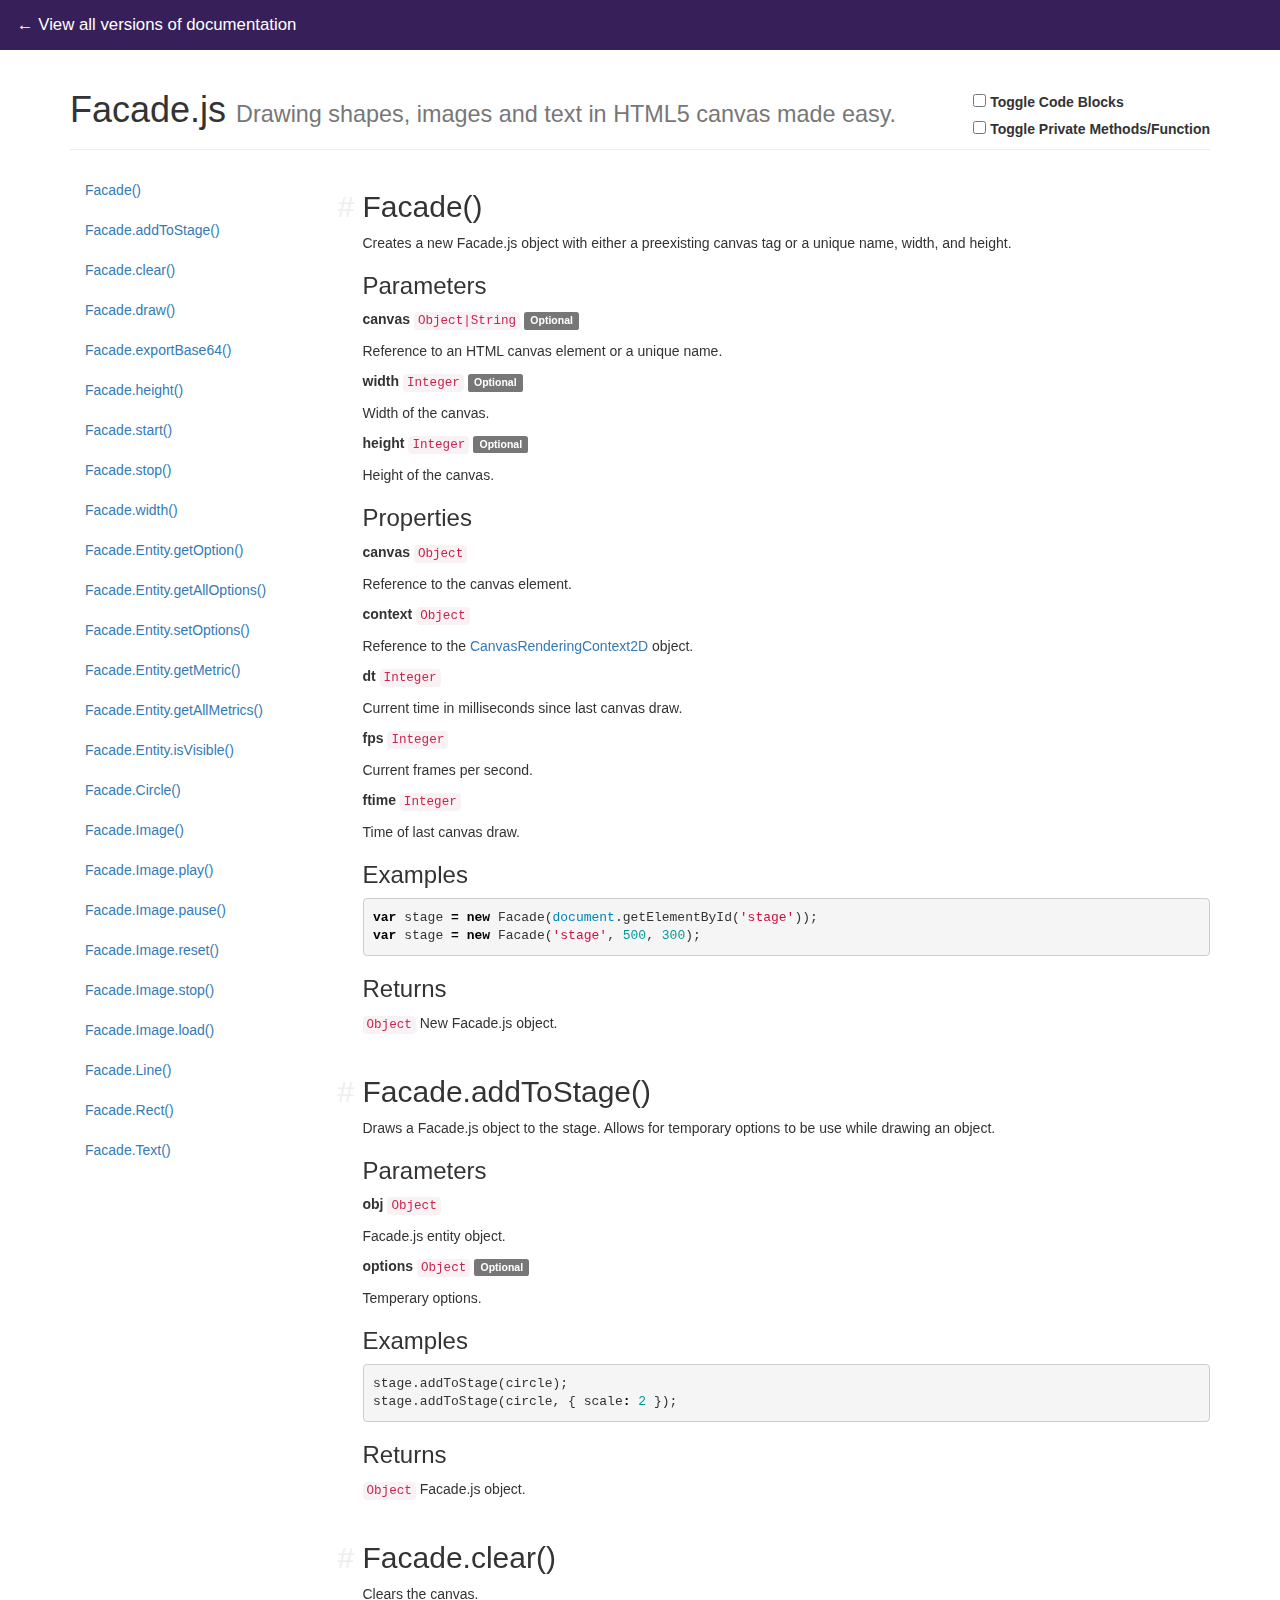
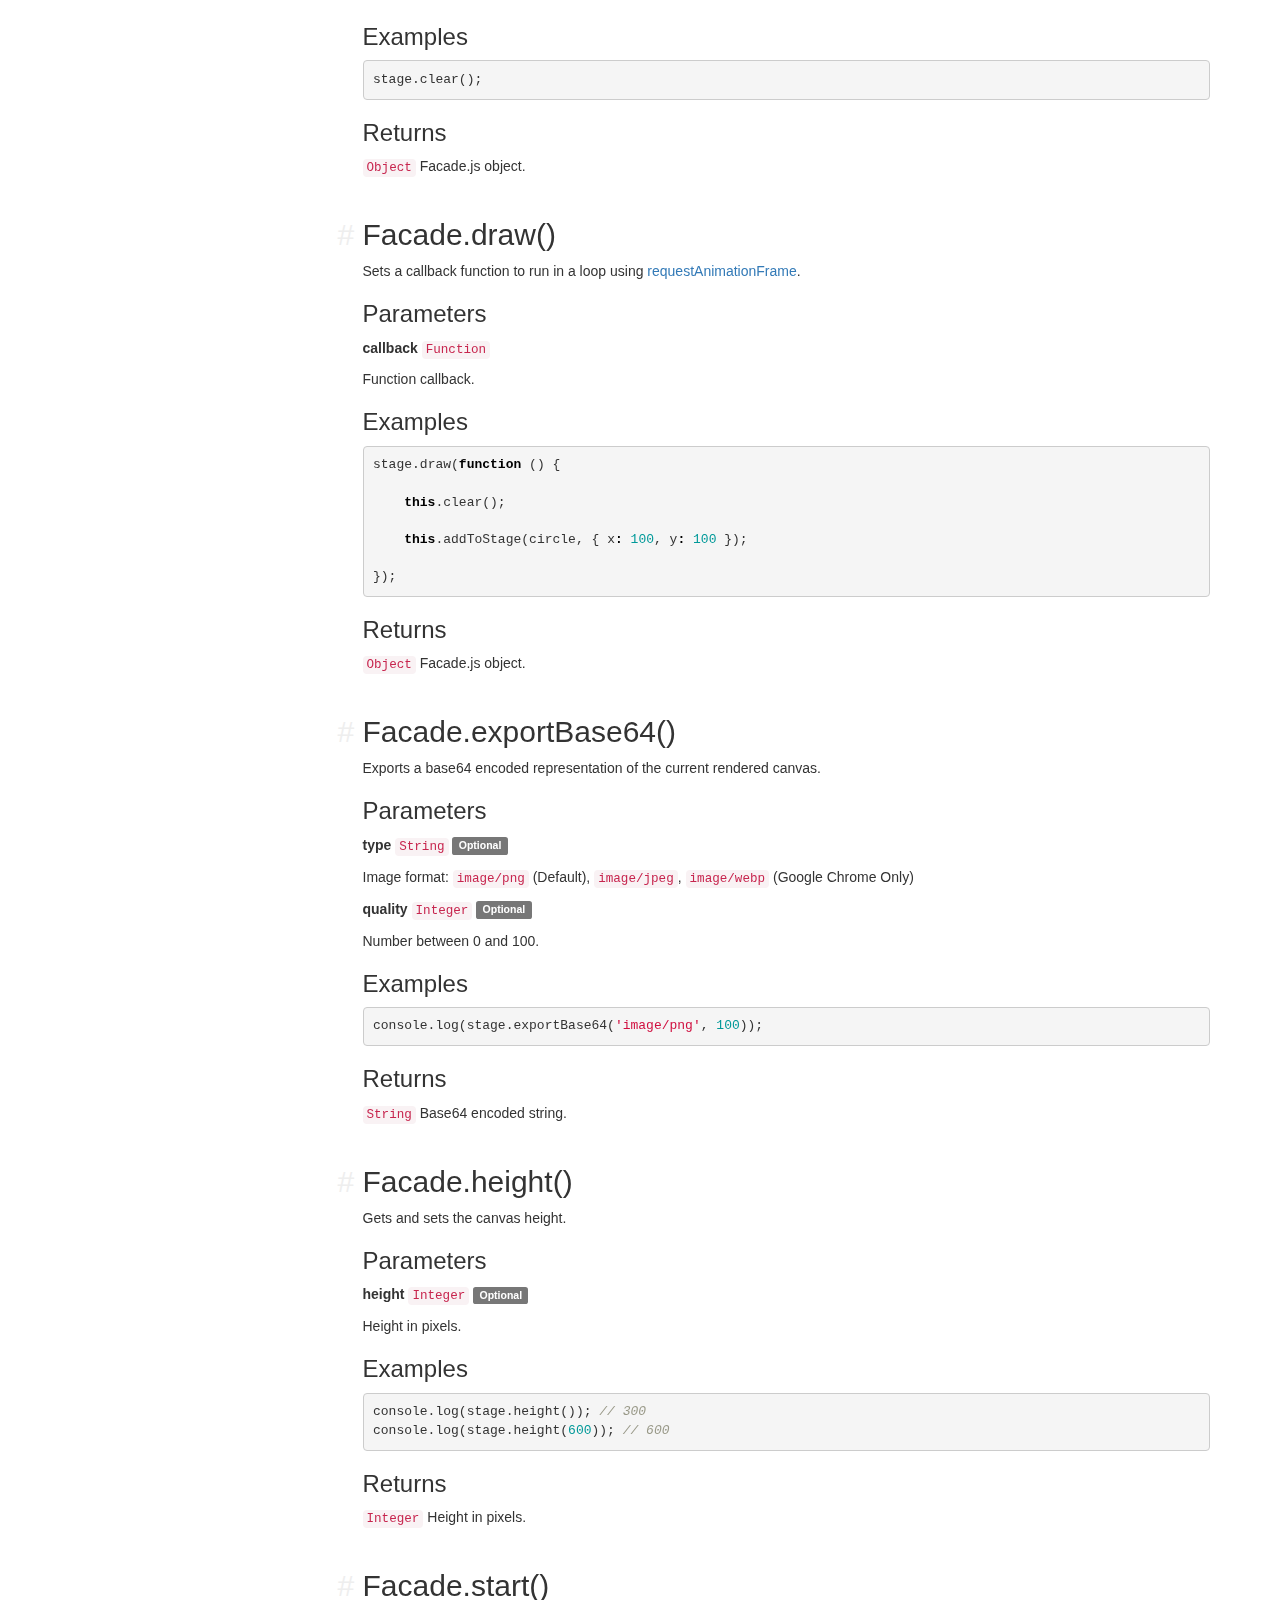
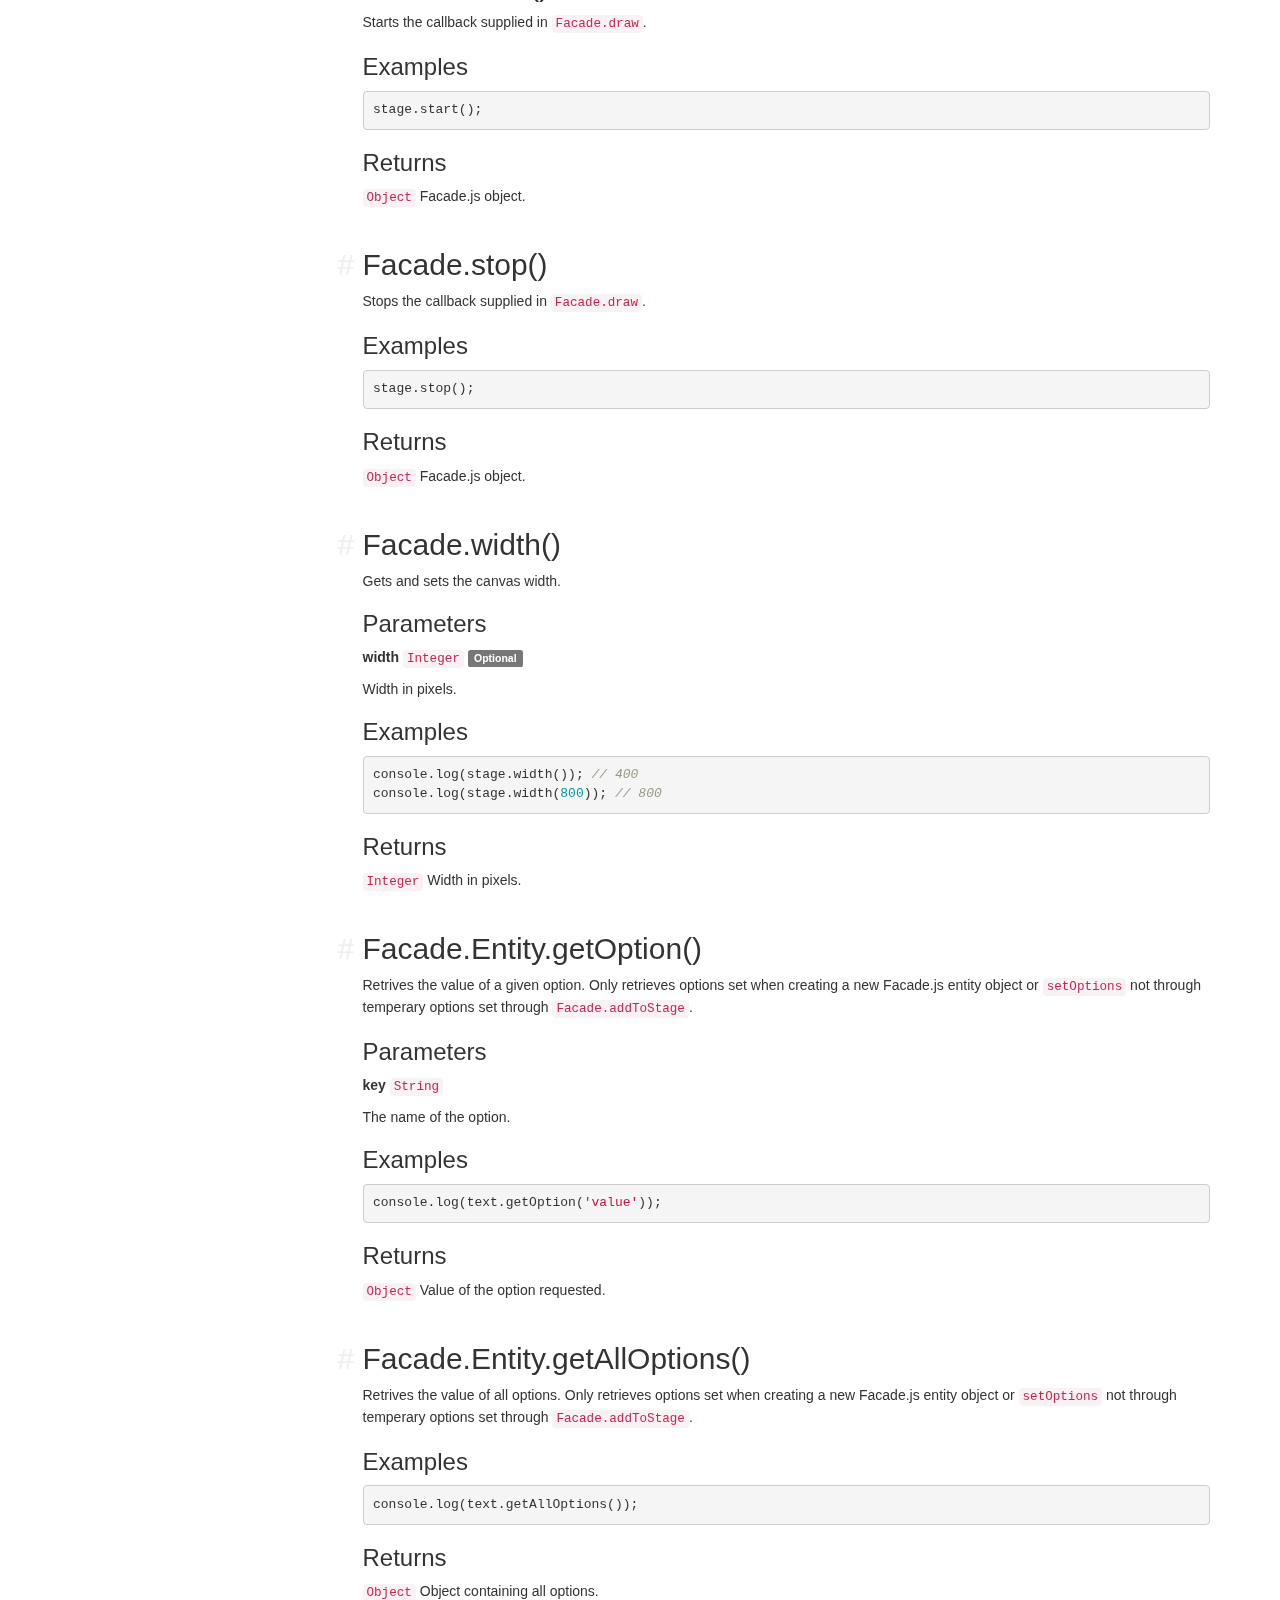
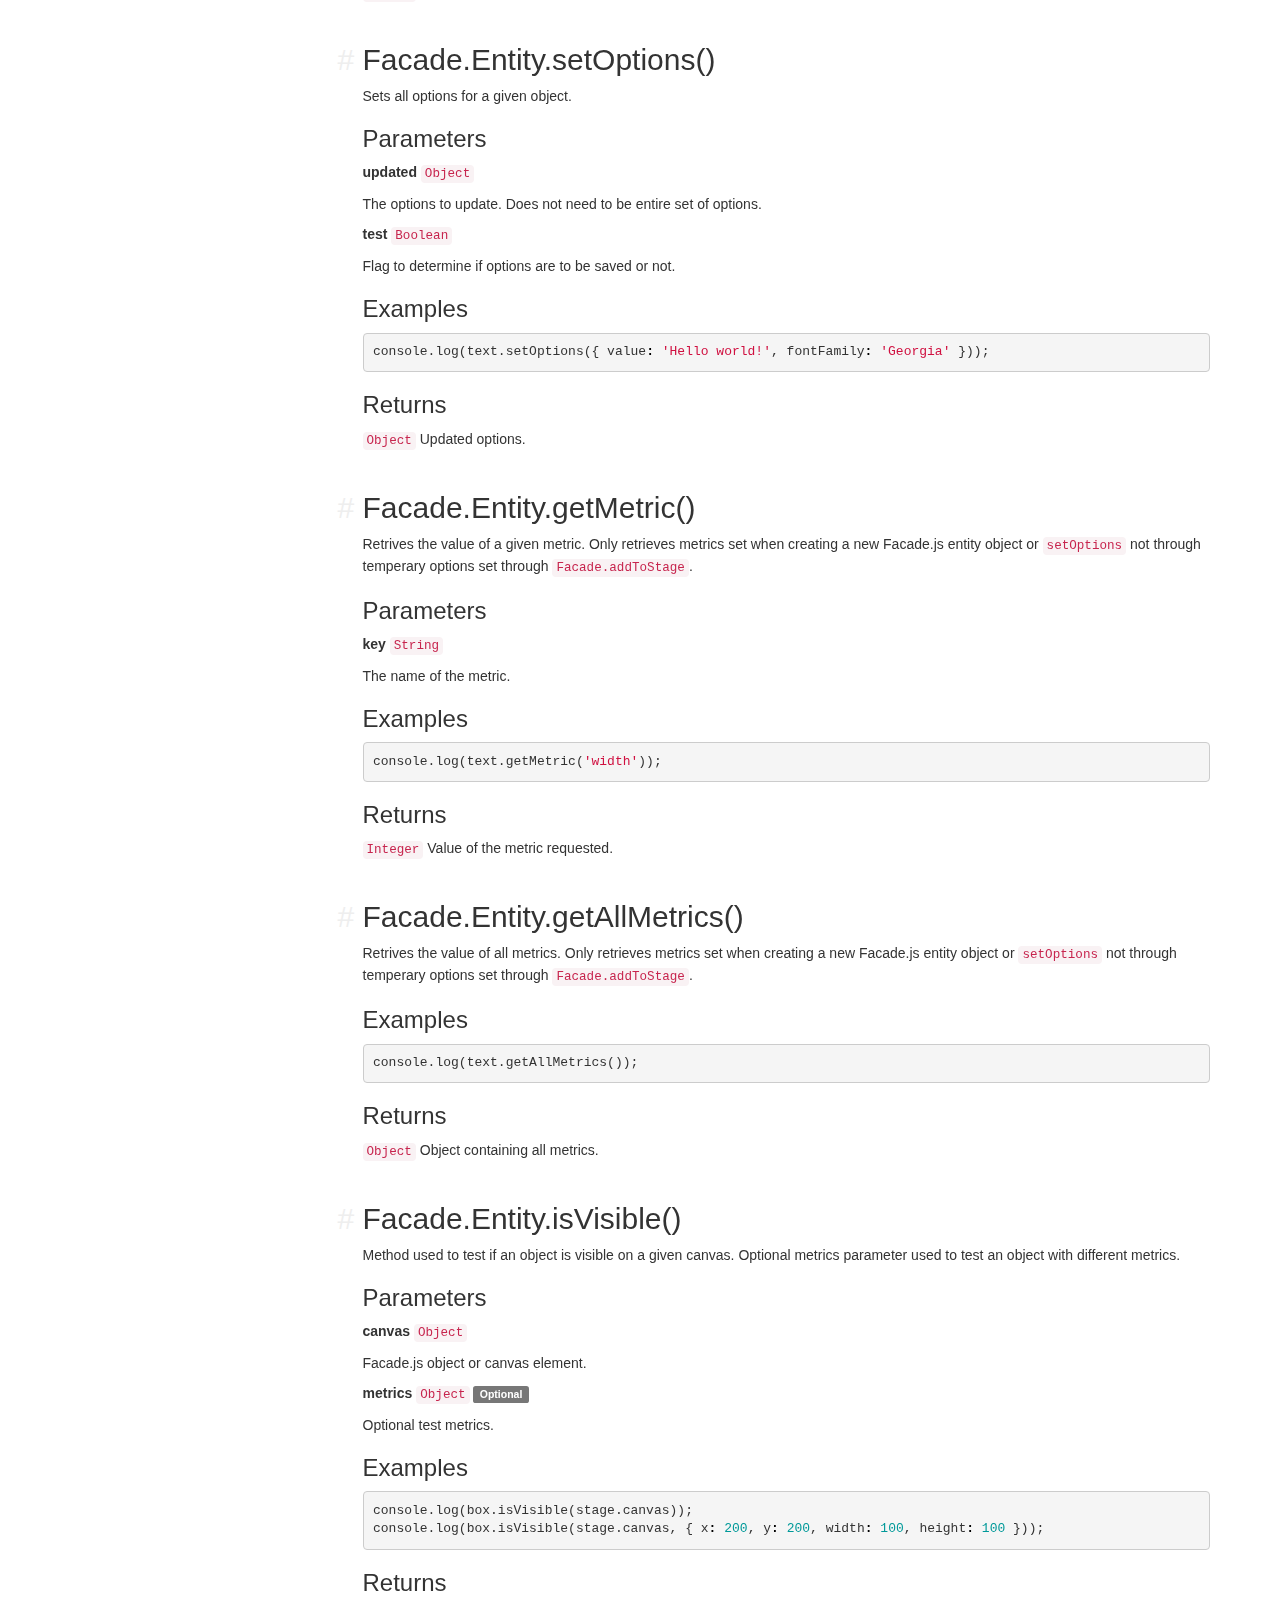
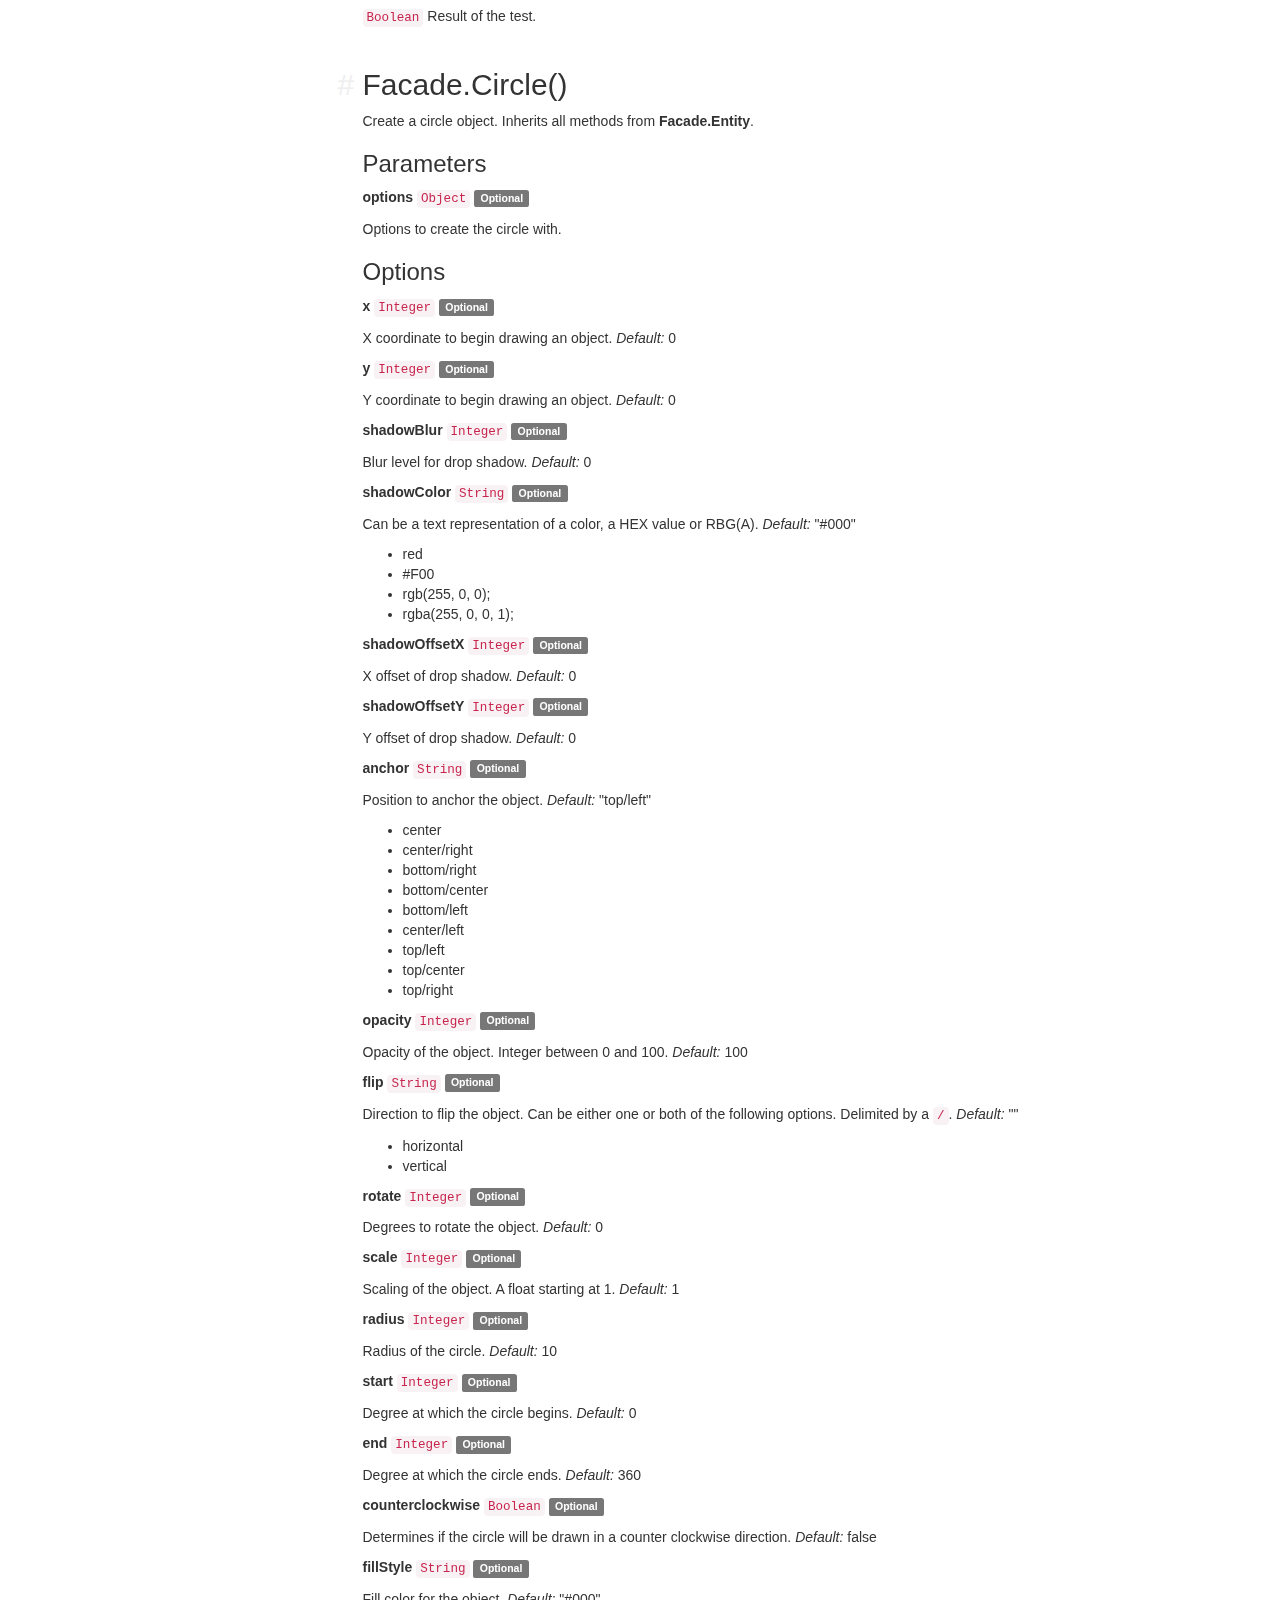
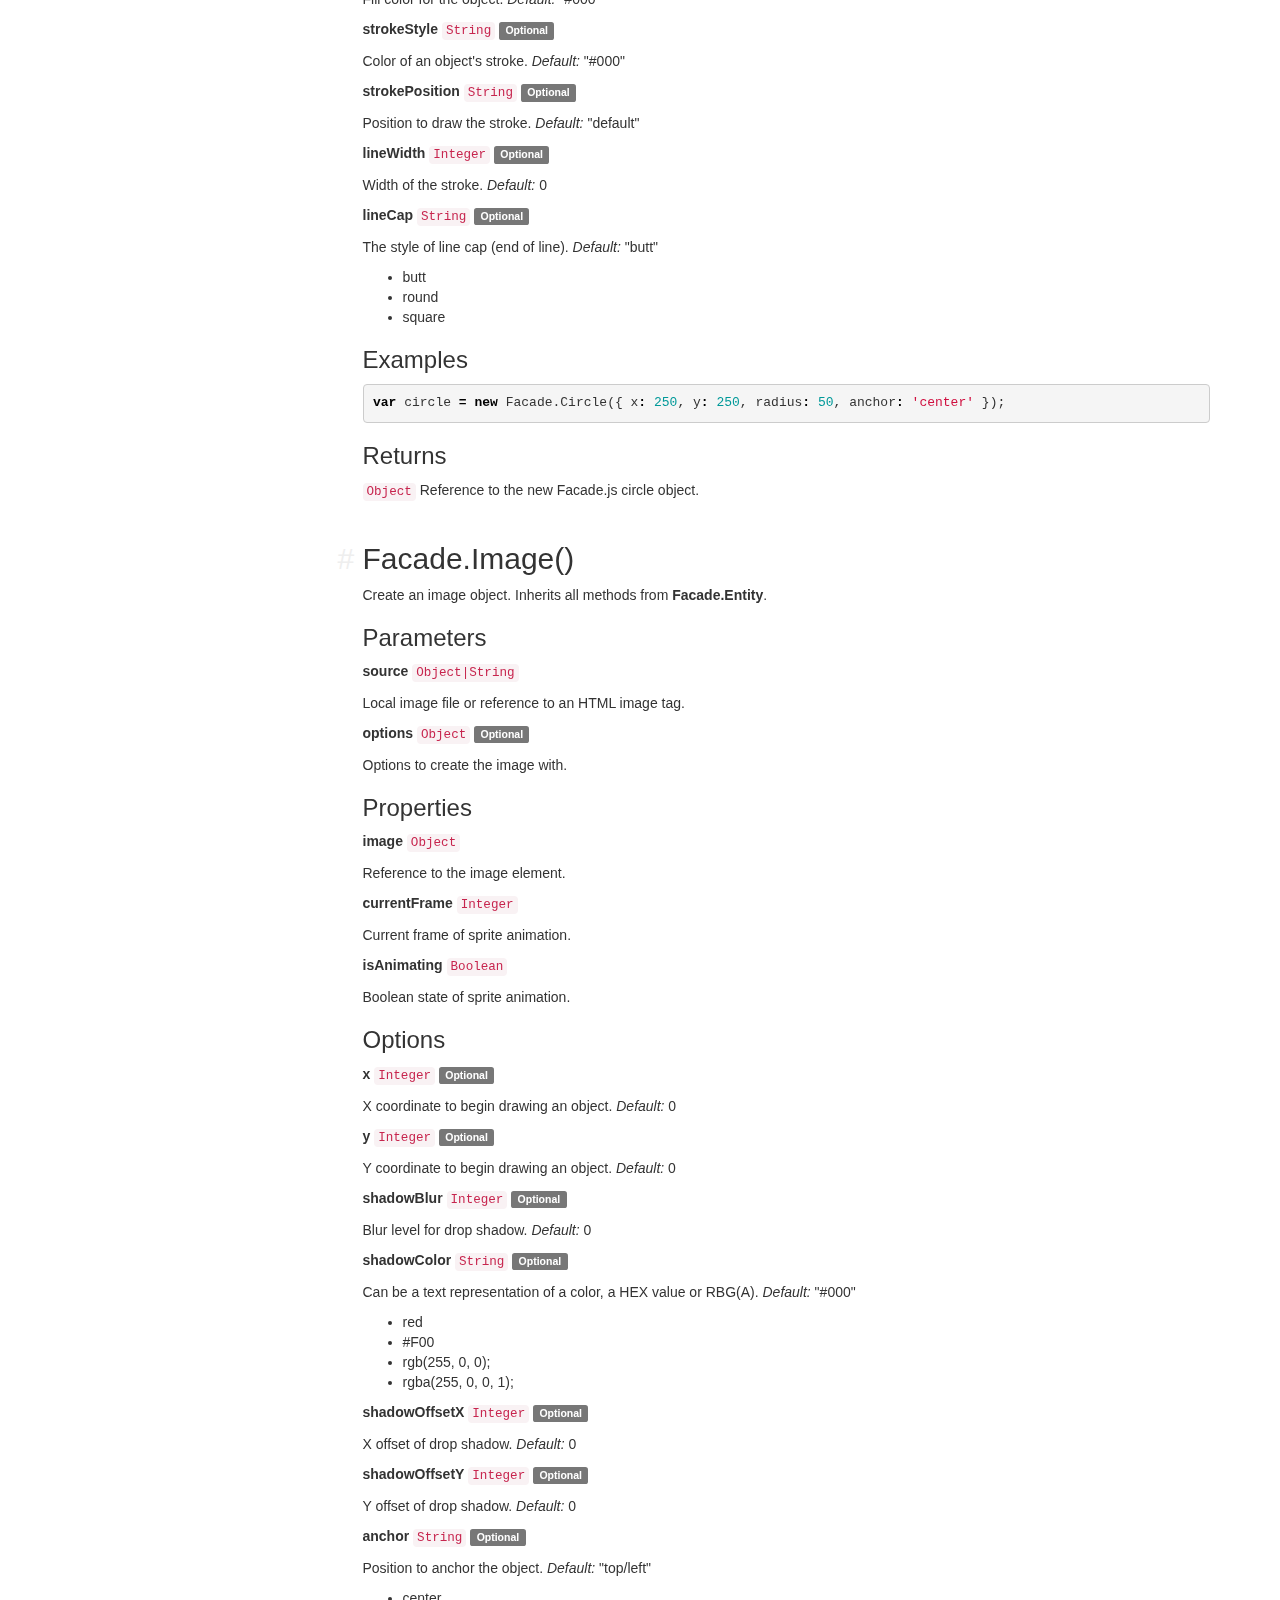
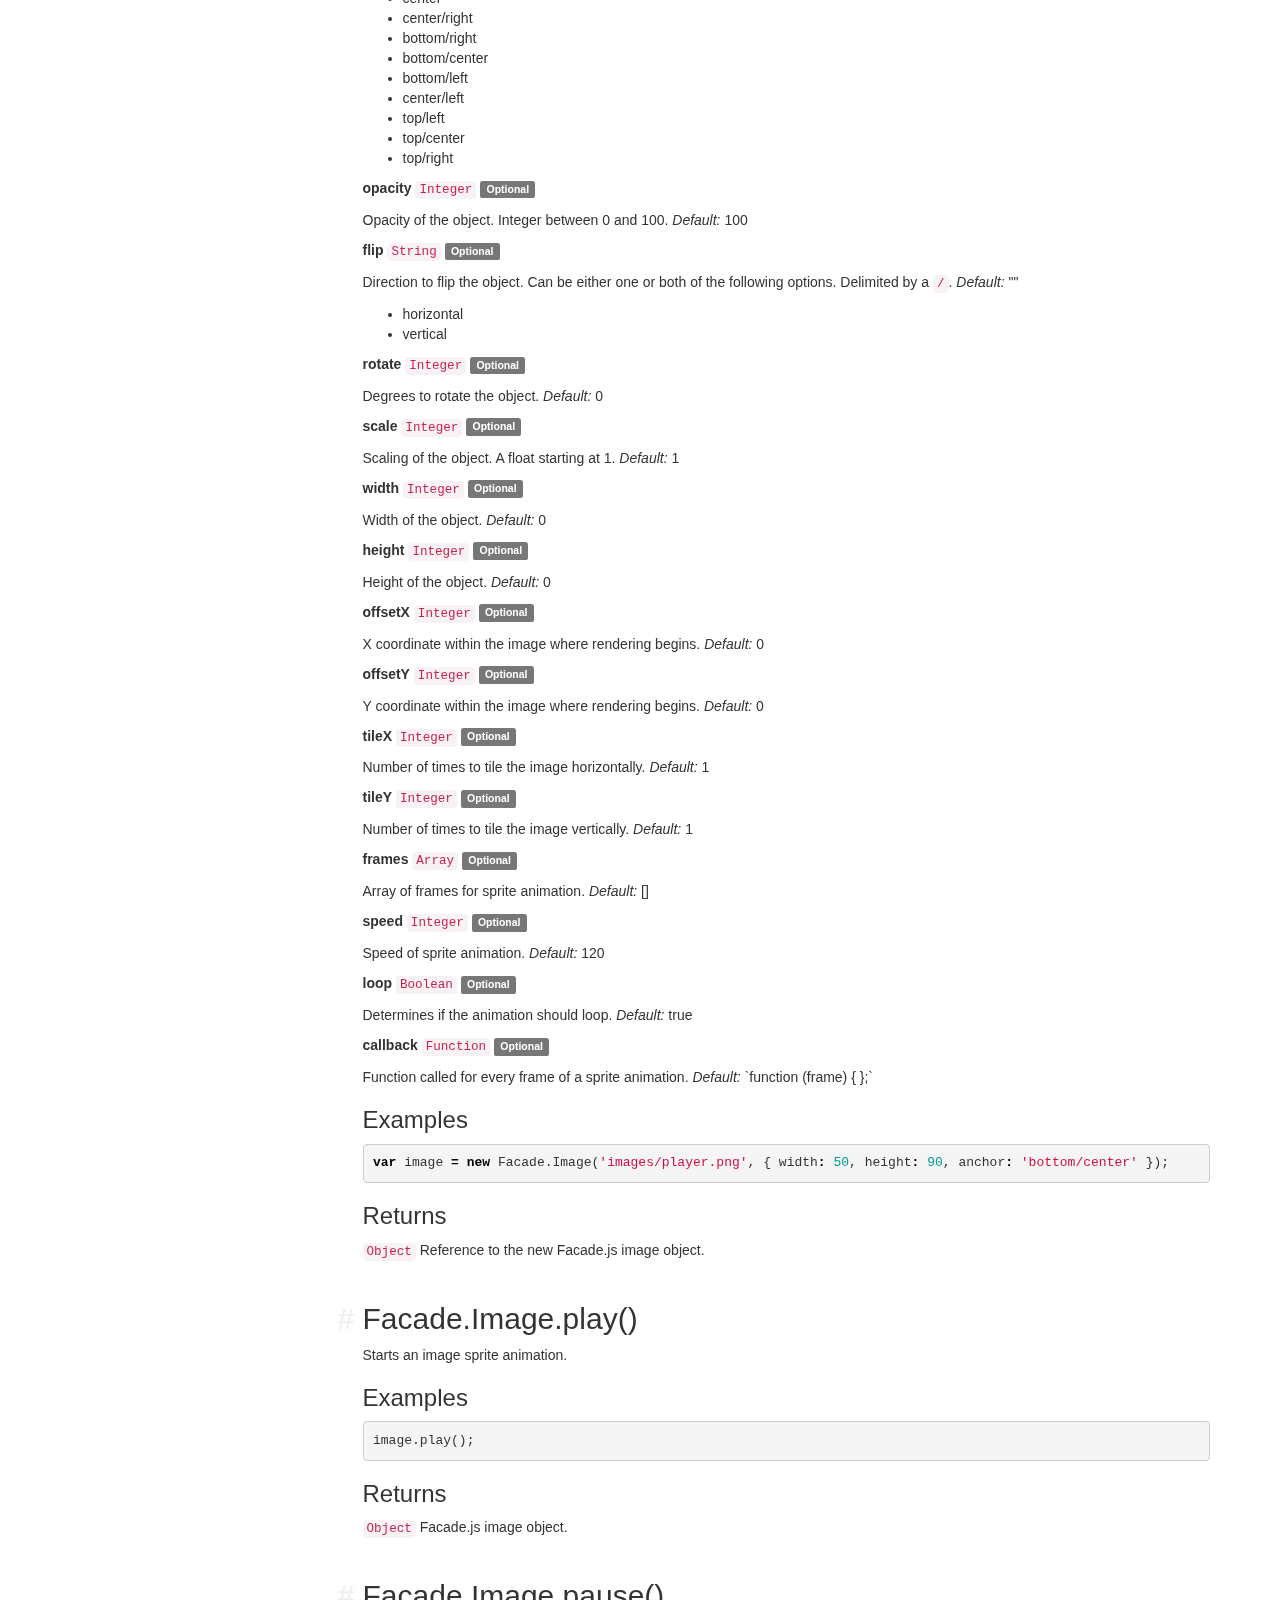
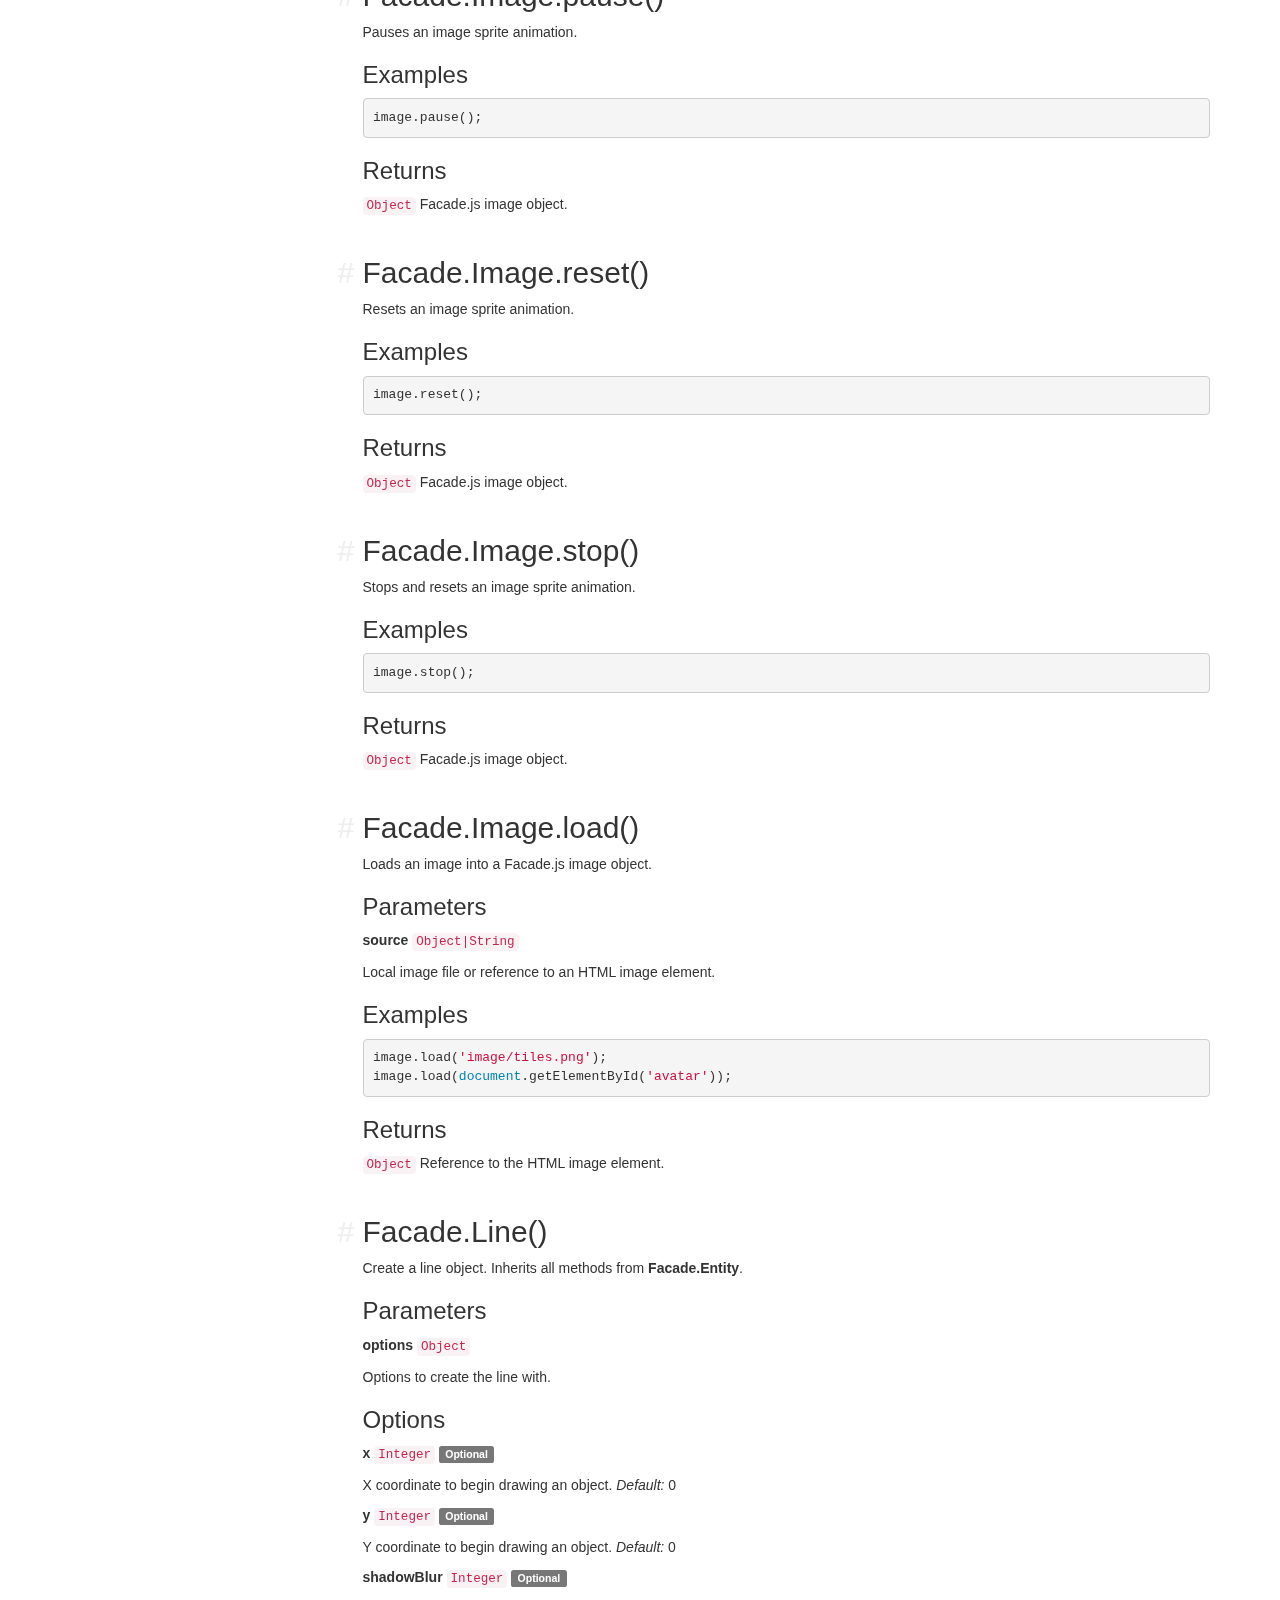
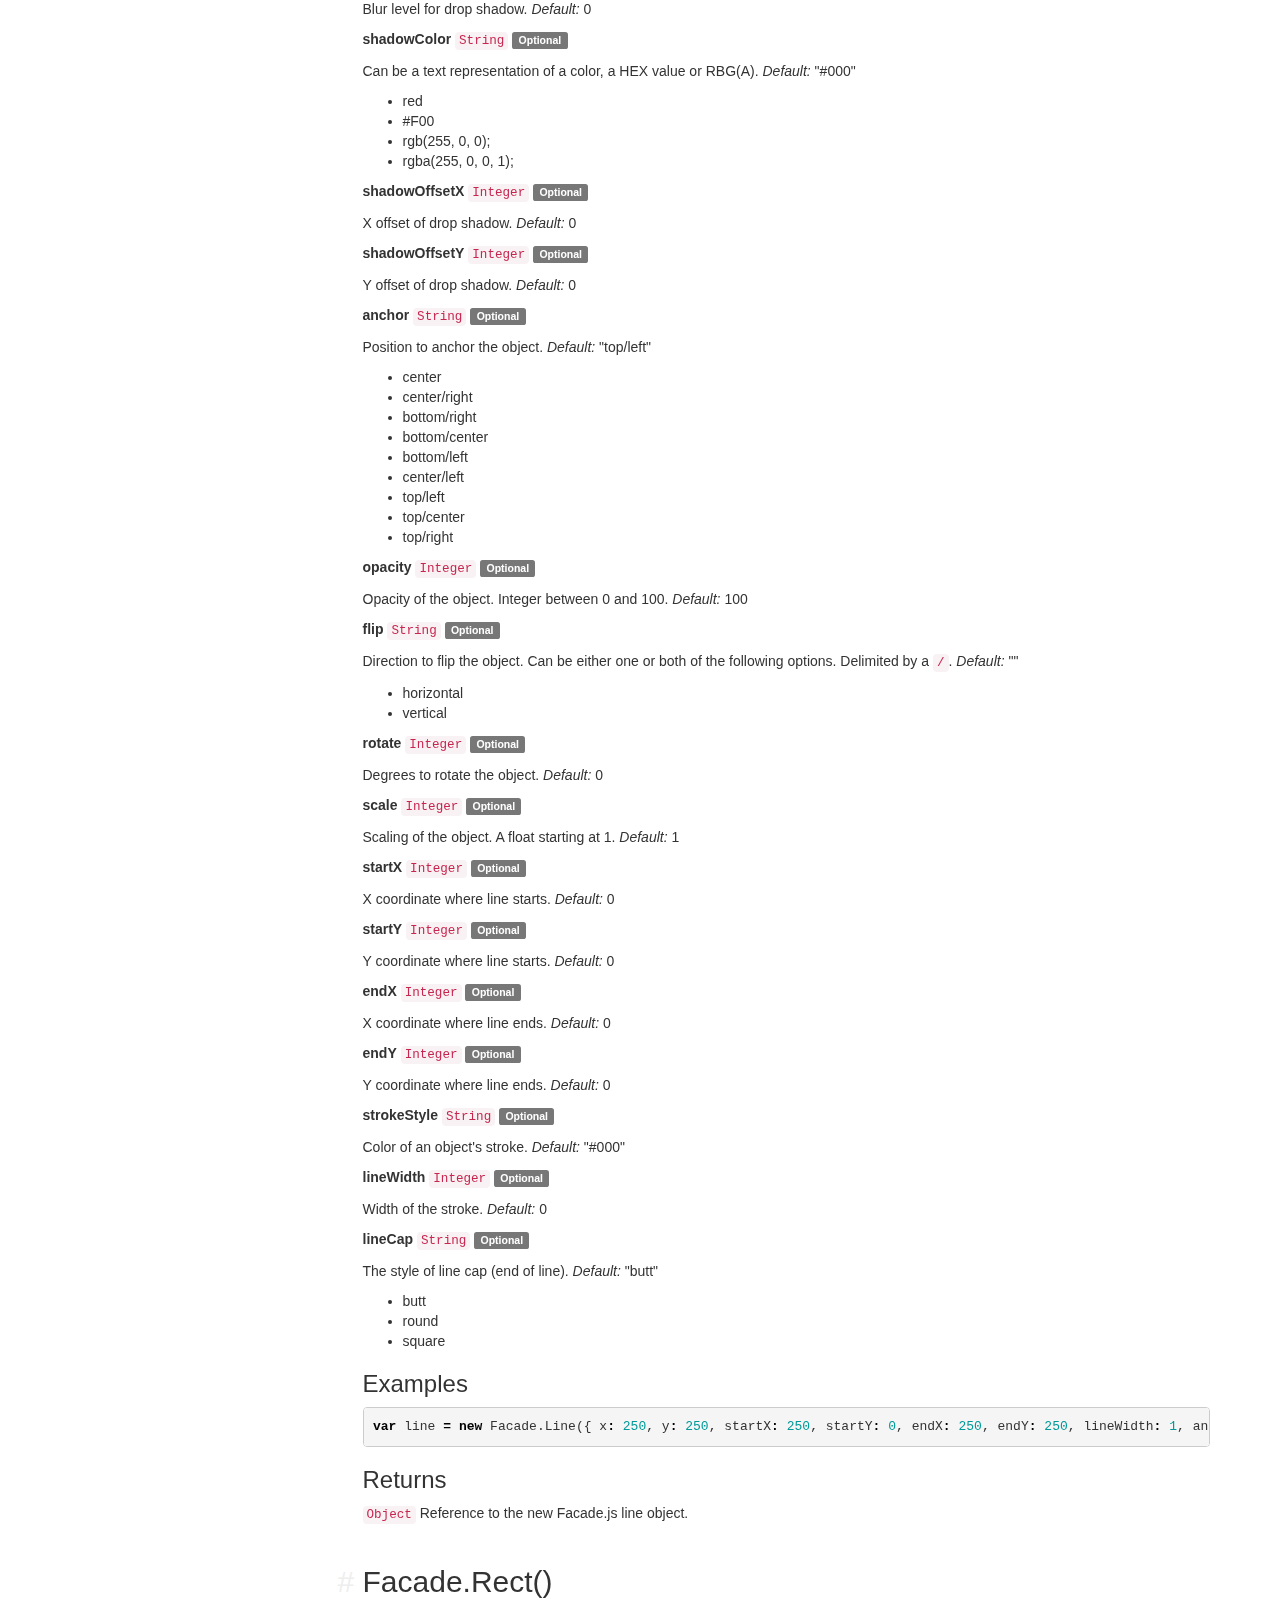
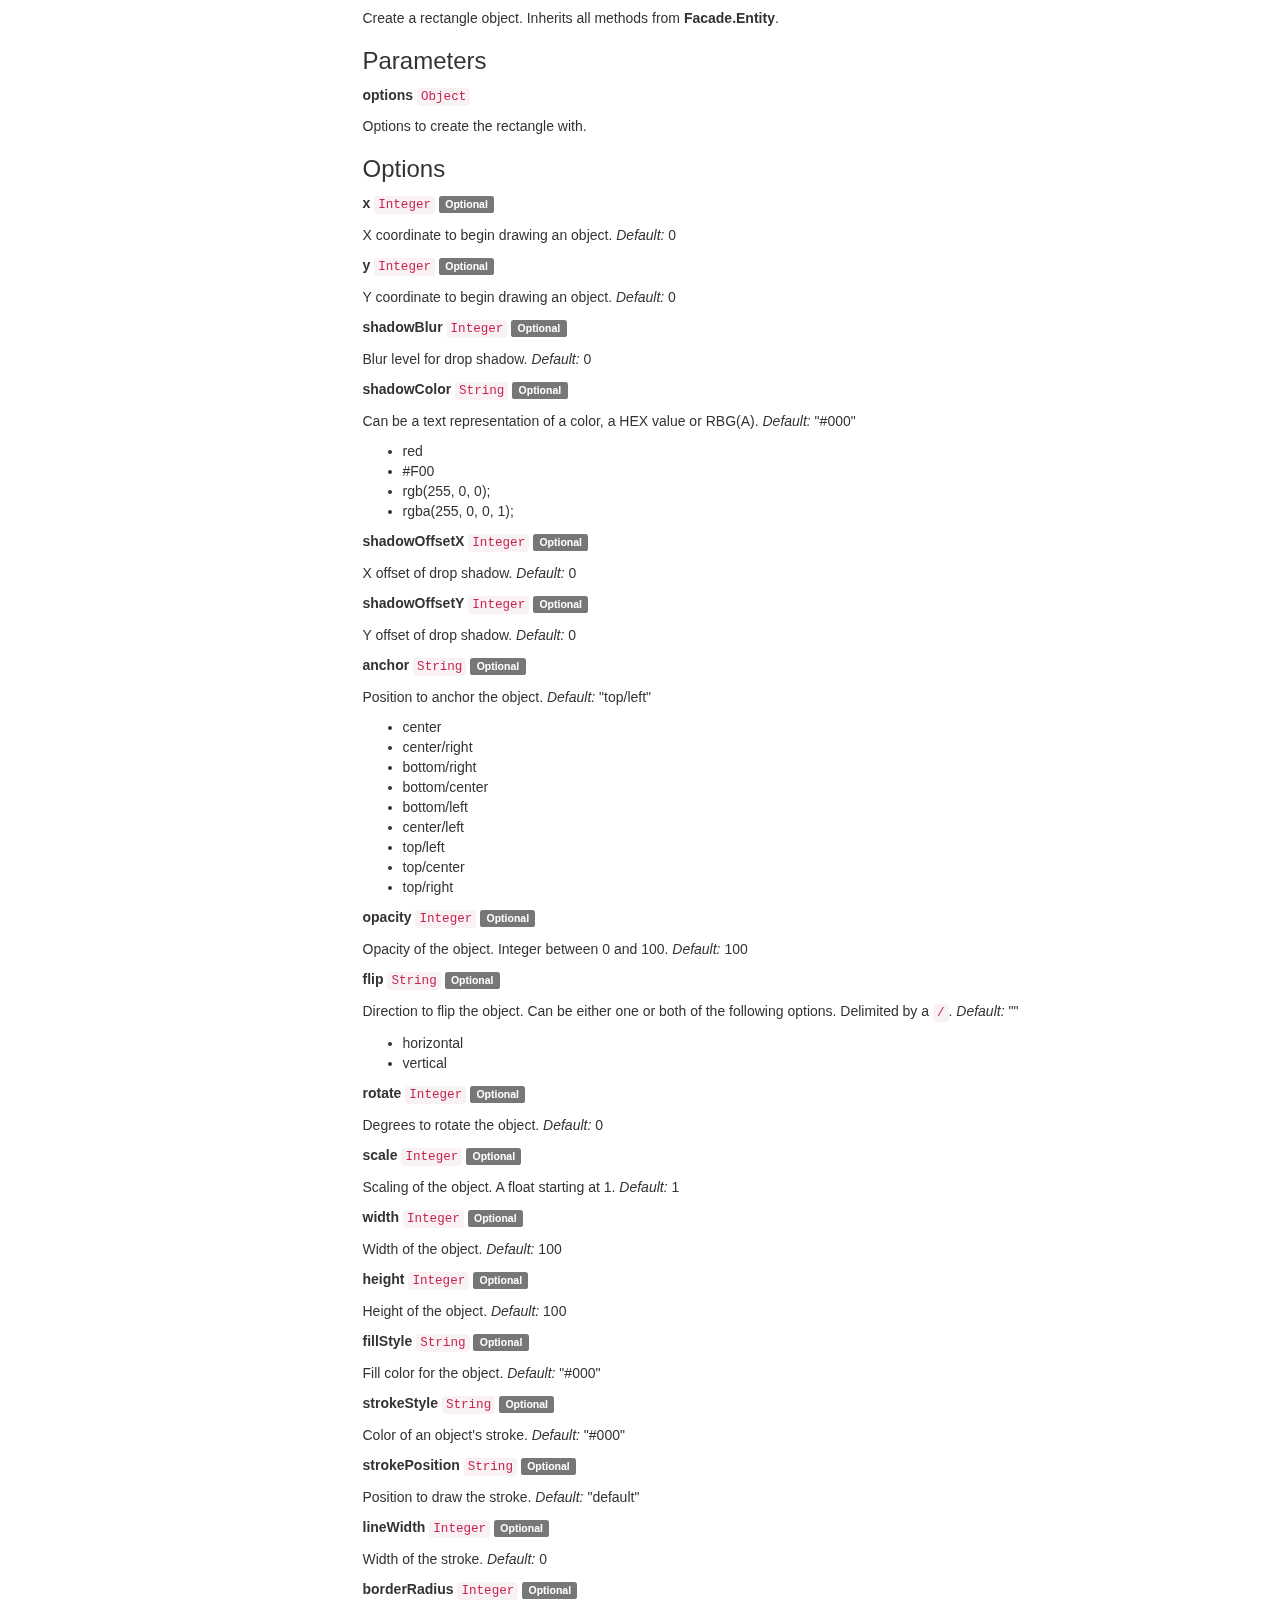
<file: 0.2/index.html>
<!DOCTYPE html>
<html>
<head>
<meta charset="utf-8" />
<title>Facade.js - Drawing shapes, images and text in HTML5 canvas made easy.</title>
<link rel="stylesheet" href="http://netdna.bootstrapcdn.com/bootstrap/3.1.1/css/bootstrap.min.css" />
<style>

.hll{background-color:#ffc}.c{color:#998;font-style:italic}.err{color:#a61717;background-color:#e3d2d2}.k{color:#000;font-weight:700}.o{color:#000;font-weight:700}.cm{color:#998;font-style:italic}.cp{color:#999;font-weight:700;font-style:italic}.c1{color:#998;font-style:italic}.cs{color:#999;font-weight:700;font-style:italic}.gd{color:#000;background-color:#fdd}.ge{color:#000;font-style:italic}.gr{color:#a00}.gh{color:#999}.gi{color:#000;background-color:#dfd}.go{color:#888}.gp{color:#555}.gs{font-weight:700}.gu{color:#aaa}.gt{color:#a00}.kc{color:#000;font-weight:700}.kd{color:#000;font-weight:700}.kn{color:#000;font-weight:700}.kp{color:#000;font-weight:700}.kr{color:#000;font-weight:700}.kt{color:#458;font-weight:700}.m{color:#099}.s{color:#d01040}.na{color:teal}.nb{color:#0086B3}.nc{color:#458;font-weight:700}.no{color:teal}.nd{color:#3c5d5d;font-weight:700}.ni{color:purple}.ne{color:#900;font-weight:700}.nf{color:#900;font-weight:700}.nl{color:#900;font-weight:700}.nn{color:#555}.nt{color:navy}.nv{color:teal}.ow{color:#000;font-weight:700}.w{color:#bbb}.mf{color:#099}.mh{color:#099}.mi{color:#099}.mo{color:#099}.sb{color:#d01040}.sc{color:#d01040}.sd{color:#d01040}.s2{color:#d01040}.se{color:#d01040}.sh{color:#d01040}.si{color:#d01040}.sx{color:#d01040}.sr{color:#009926}.s1{color:#d01040}.ss{color:#990073}.bp{color:#999}.vc{color:teal}.vg{color:teal}.vi{color:teal}.il{color:#099}

@media (max-width: 992px) {

    .container {
        width: 970px !important;
        max-width: none !important;
    }
    .col-md-3 {
        width: 25% !important;
        float: left;
    }
    .col-md-9 {
        width: 75% !important;
        float: left;
    }

}

.method {
    margin-bottom: 40px;
}

.permalink {
    position: absolute;
    margin-left: -25px;
    font-weight: normal;
    color: #eee;
}

.permalink:hover {
    color: #666;
    text-decoration: none;
}

.bs-footer {
    margin: 50px auto;
    color: #777;
    text-align: center;
}

</style>
</head>

<body>



<style>

header {
    padding: 1em;
    font-size: 1.2em;
    line-height: 1em;
    color: #fff;
    background-color: #371F59;
    -webkit-font-smoothing: antialiased;
}

header a,
header a:hover {
    color: inherit;
}

</style>

<header>

    <a href="http://docs.facadejs.com/list">&larr; View all versions of documentation</a></i>

</header>




<div class="wrap">

    <div class="container">

        <div class="page-header">
            <div class="pull-right">
                <label><input type="checkbox" name="toggle-code" class="toggle-code-blocks" /> Toggle Code Blocks</label><br />
                <label><input type="checkbox" name="toggle-private" class="toggle-private" /> Toggle Private Methods/Function</label>
            </div>
            <h1>Facade.js <small>Drawing shapes, images and text in HTML5 canvas made easy.</small></h1>
        </div>

        <div class="row">

            <div class="col-md-3">

                <ul class="nav">

                

                <li class="scope-private"><a href="#isarray">isArray()</a></li>

                

                <li class="scope-public"><a href="#facade">Facade()</a></li>

                

                <li class="scope-public"><a href="#facade.prototype.addtostage">Facade.addToStage()</a></li>

                

                <li class="scope-private"><a href="#facade.prototype.animate">Facade._animate()</a></li>

                

                <li class="scope-public"><a href="#facade.prototype.clear">Facade.clear()</a></li>

                

                <li class="scope-public"><a href="#facade.prototype.draw">Facade.draw()</a></li>

                

                <li class="scope-public"><a href="#facade.prototype.exportbase64">Facade.exportBase64()</a></li>

                

                <li class="scope-public"><a href="#facade.prototype.height">Facade.height()</a></li>

                

                <li class="scope-public"><a href="#facade.prototype.start">Facade.start()</a></li>

                

                <li class="scope-public"><a href="#facade.prototype.stop">Facade.stop()</a></li>

                

                <li class="scope-public"><a href="#facade.prototype.width">Facade.width()</a></li>

                

                <li class="scope-private"><a href="#facade.entity">Facade.Entity()</a></li>

                

                <li class="scope-private"><a href="#facade.entity.prototype.defaultoptions">Facade.Entity._defaultOptions()</a></li>

                

                <li class="scope-private"><a href="#facade.entity.prototype.defaultmetrics">Facade.Entity._defaultMetrics()</a></li>

                

                <li class="scope-private"><a href="#facade.entity.prototype.setcontext">Facade.Entity._setContext()</a></li>

                

                <li class="scope-public"><a href="#facade.entity.prototype.getoption">Facade.Entity.getOption()</a></li>

                

                <li class="scope-public"><a href="#facade.entity.prototype.getalloptions">Facade.Entity.getAllOptions()</a></li>

                

                <li class="scope-public"><a href="#facade.entity.prototype.setoptions">Facade.Entity.setOptions()</a></li>

                

                <li class="scope-public"><a href="#facade.entity.prototype.getmetric">Facade.Entity.getMetric()</a></li>

                

                <li class="scope-public"><a href="#facade.entity.prototype.getallmetrics">Facade.Entity.getAllMetrics()</a></li>

                

                <li class="scope-public"><a href="#facade.entity.prototype.isvisible">Facade.Entity.isVisible()</a></li>

                

                <li class="scope-private"><a href="#facade.entity.prototype.getanchorpoint">Facade.Entity._getAnchorPoint()</a></li>

                

                <li class="scope-private"><a href="#facade.entity.prototype.getrotatepoint">Facade.Entity._getRotatePoint()</a></li>

                

                <li class="scope-public"><a href="#facade.circle">Facade.Circle()</a></li>

                

                <li class="scope-private"><a href="#facade.circle.prototype.draw">Facade.Circle._draw()</a></li>

                

                <li class="scope-private"><a href="#facade.circle.prototype.setmetrics">Facade.Circle._setMetrics()</a></li>

                

                <li class="scope-public"><a href="#facade.image">Facade.Image()</a></li>

                

                <li class="scope-public"><a href="#facade.image.prototype.play">Facade.Image.play()</a></li>

                

                <li class="scope-public"><a href="#facade.image.prototype.pause">Facade.Image.pause()</a></li>

                

                <li class="scope-public"><a href="#facade.image.prototype.reset">Facade.Image.reset()</a></li>

                

                <li class="scope-public"><a href="#facade.image.prototype.stop">Facade.Image.stop()</a></li>

                

                <li class="scope-public"><a href="#facade.image.prototype.load">Facade.Image.load()</a></li>

                

                <li class="scope-private"><a href="#facade.image.prototype.draw">Facade.Image._draw()</a></li>

                

                <li class="scope-private"><a href="#facade.image.prototype.setmetrics">Facade.Image._setMetrics()</a></li>

                

                <li class="scope-public"><a href="#facade.line">Facade.Line()</a></li>

                

                <li class="scope-private"><a href="#facade.line.prototype.draw">Facade.Line._draw()</a></li>

                

                <li class="scope-private"><a href="#facade.line.prototype.setmetrics">Facade.Line._setMetrics()</a></li>

                

                <li class="scope-public"><a href="#facade.rect">Facade.Rect()</a></li>

                

                <li class="scope-private"><a href="#facade.rect.prototype.draw">Facade.Rect._draw()</a></li>

                

                <li class="scope-private"><a href="#facade.rect.prototype.setmetrics">Facade.Rect._setMetrics()</a></li>

                

                <li class="scope-public"><a href="#facade.text">Facade.Text()</a></li>

                

                <li class="scope-private"><a href="#facade.text.prototype.draw">Facade.Text._draw()</a></li>

                

                <li class="scope-private"><a href="#facade.text.prototype.setmetrics">Facade.Text._setMetrics()</a></li>

                

                </ul>

            </div>

            <div class="col-md-9">

                

                <div class="method scope-private">

                    <h2 id="isarray"><a href="#isarray" class="permalink">#</a>isArray() <span class="label label-default">private</span></h2>

                    <p>Checks an object to see if it is a JavaScript array. Returns a boolean result.</p>

                    

                    <h3>Parameters</h3>

                    

                    <p>
                        <b>obj</b>
                        <code>Object</code>
                        
                    </p>
                    <p>The object to be checked.</p>

                    

                    

                    

                    

                    

                    <h3>Examples</h3>

                    <div class="highlight"><pre><span class="nx">console</span><span class="p">.</span><span class="nx">log</span><span class="p">(</span><span class="nx">isArray</span><span class="p">([</span><span class="mi">1</span><span class="p">,</span> <span class="mi">2</span><span class="p">,</span> <span class="mi">3</span><span class="p">,</span> <span class="mi">4</span><span class="p">,</span> <span class="mi">5</span><span class="p">]));</span> <span class="c1">// true</span>
<span class="nx">console</span><span class="p">.</span><span class="nx">log</span><span class="p">(</span><span class="nx">isArray</span><span class="p">({</span> <span class="nx">x</span><span class="o">:</span> <span class="mi">0</span><span class="p">,</span> <span class="nx">y</span><span class="o">:</span> <span class="mi">0</span><span class="p">,</span> <span class="nx">width</span><span class="o">:</span> <span class="mi">100</span><span class="p">,</span> <span class="nx">height</span><span class="o">:</span> <span class="mi">100</span> <span class="p">}));</span> <span class="c1">// false</span>
</pre></div>


                    

                    <div class="code">

                        <h3>Code</h3>

                        <div class="highlight"><pre><span class="kd">function</span> <span class="nx">isArray</span><span class="p">(</span><span class="nx">obj</span><span class="p">)</span> <span class="p">{</span>

	<span class="k">return</span> <span class="nb">Object</span><span class="p">.</span><span class="nx">prototype</span><span class="p">.</span><span class="nx">toString</span><span class="p">.</span><span class="nx">call</span><span class="p">(</span><span class="nx">obj</span><span class="p">)</span> <span class="o">===</span> <span class="s1">&#39;[object Array]&#39;</span> <span class="o">?</span> <span class="kc">true</span> <span class="o">:</span> <span class="kc">false</span><span class="p">;</span>

<span class="p">}</span>
</pre></div>


                    </div>

                    <h3>Returns</h3>

                    <p><code>Boolean</code> Result of the test.</p>

                </div>

                

                <div class="method scope-public">

                    <h2 id="facade"><a href="#facade" class="permalink">#</a>Facade() </h2>

                    <p>Creates a new Facade.js object with either a preexisting canvas tag or a unique name, width, and height.</p>

                    

                    <h3>Parameters</h3>

                    

                    <p>
                        <b>canvas</b>
                        <code>Object|String</code>
                        
                        <span class="label label-default">Optional</span>
                        
                    </p>
                    <p>Reference to an HTML canvas element or a unique name.</p>

                    

                    <p>
                        <b>width</b>
                        <code>Integer</code>
                        
                        <span class="label label-default">Optional</span>
                        
                    </p>
                    <p>Width of the canvas.</p>

                    

                    <p>
                        <b>height</b>
                        <code>Integer</code>
                        
                        <span class="label label-default">Optional</span>
                        
                    </p>
                    <p>Height of the canvas.</p>

                    

                    

                    

                    <h3>Properties</h3>

                    

                    <p><b>canvas</b> <code>Object</code></p>
                    <p>Reference to the canvas element.</p>

                    

                    <p><b>context</b> <code>Object</code></p>
                    <p>Reference to the <a href="https://developer.mozilla.org/en-US/docs/Web/API/CanvasRenderingContext2D" target="_blank">CanvasRenderingContext2D</a> object.</p>

                    

                    <p><b>dt</b> <code>Integer</code></p>
                    <p>Current time in milliseconds since last canvas draw.</p>

                    

                    <p><b>fps</b> <code>Integer</code></p>
                    <p>Current frames per second.</p>

                    

                    <p><b>ftime</b> <code>Integer</code></p>
                    <p>Time of last canvas draw.</p>

                    

                    

                    

                    

                    <h3>Examples</h3>

                    <div class="highlight"><pre><span class="kd">var</span> <span class="nx">stage</span> <span class="o">=</span> <span class="k">new</span> <span class="nx">Facade</span><span class="p">(</span><span class="nb">document</span><span class="p">.</span><span class="nx">getElementById</span><span class="p">(</span><span class="s1">&#39;stage&#39;</span><span class="p">));</span>
<span class="kd">var</span> <span class="nx">stage</span> <span class="o">=</span> <span class="k">new</span> <span class="nx">Facade</span><span class="p">(</span><span class="s1">&#39;stage&#39;</span><span class="p">,</span> <span class="mi">500</span><span class="p">,</span> <span class="mi">300</span><span class="p">);</span>
</pre></div>


                    

                    <div class="code">

                        <h3>Code</h3>

                        <div class="highlight"><pre><span class="kd">function</span> <span class="nx">Facade</span><span class="p">(</span><span class="nx">canvas</span><span class="p">,</span> <span class="nx">width</span><span class="p">,</span> <span class="nx">height</span><span class="p">)</span> <span class="p">{</span>

	<span class="k">if</span> <span class="p">(</span><span class="o">!</span><span class="p">(</span><span class="k">this</span> <span class="k">instanceof</span> <span class="nx">Facade</span><span class="p">))</span> <span class="p">{</span>

		<span class="k">return</span> <span class="k">new</span> <span class="nx">Facade</span><span class="p">(</span><span class="nx">canvas</span><span class="p">,</span> <span class="nx">width</span><span class="p">,</span> <span class="nx">height</span><span class="p">);</span>

	<span class="p">}</span>

	<span class="k">if</span> <span class="p">(</span><span class="nx">canvas</span> <span class="o">&amp;&amp;</span> <span class="k">typeof</span> <span class="nx">canvas</span> <span class="o">===</span> <span class="s1">&#39;object&#39;</span> <span class="o">&amp;&amp;</span> <span class="nx">canvas</span><span class="p">.</span><span class="nx">nodeType</span> <span class="o">===</span> <span class="mi">1</span><span class="p">)</span> <span class="p">{</span>

		<span class="k">this</span><span class="p">.</span><span class="nx">canvas</span> <span class="o">=</span> <span class="nx">canvas</span><span class="p">;</span>

	<span class="p">}</span> <span class="k">else</span> <span class="p">{</span>

		<span class="k">this</span><span class="p">.</span><span class="nx">canvas</span> <span class="o">=</span> <span class="nb">document</span><span class="p">.</span><span class="nx">createElement</span><span class="p">(</span><span class="s1">&#39;canvas&#39;</span><span class="p">);</span>

		<span class="k">if</span> <span class="p">(</span><span class="k">typeof</span> <span class="nx">canvas</span> <span class="o">===</span> <span class="s1">&#39;string&#39;</span><span class="p">)</span> <span class="p">{</span>

			<span class="k">this</span><span class="p">.</span><span class="nx">canvas</span><span class="p">.</span><span class="nx">setAttribute</span><span class="p">(</span><span class="s1">&#39;id&#39;</span><span class="p">,</span> <span class="nx">canvas</span><span class="p">);</span>

		<span class="p">}</span>

	<span class="p">}</span>

	<span class="k">if</span> <span class="p">(</span><span class="nx">width</span> <span class="o">&amp;&amp;</span> <span class="nx">height</span><span class="p">)</span> <span class="p">{</span>

		<span class="k">this</span><span class="p">.</span><span class="nx">canvas</span><span class="p">.</span><span class="nx">setAttribute</span><span class="p">(</span><span class="s1">&#39;width&#39;</span><span class="p">,</span> <span class="nb">parseInt</span><span class="p">(</span><span class="nx">width</span><span class="p">,</span> <span class="mi">10</span><span class="p">));</span>
		<span class="k">this</span><span class="p">.</span><span class="nx">canvas</span><span class="p">.</span><span class="nx">setAttribute</span><span class="p">(</span><span class="s1">&#39;height&#39;</span><span class="p">,</span> <span class="nb">parseInt</span><span class="p">(</span><span class="nx">height</span><span class="p">,</span> <span class="mi">10</span><span class="p">));</span>

	<span class="p">}</span>

	<span class="k">try</span> <span class="p">{</span>

		<span class="k">this</span><span class="p">.</span><span class="nx">context</span> <span class="o">=</span> <span class="k">this</span><span class="p">.</span><span class="nx">canvas</span><span class="p">.</span><span class="nx">getContext</span><span class="p">(</span><span class="s1">&#39;2d&#39;</span><span class="p">);</span>

	<span class="p">}</span> <span class="k">catch</span> <span class="p">(</span><span class="nx">e</span><span class="p">)</span> <span class="p">{</span>

		<span class="k">throw</span> <span class="k">new</span> <span class="nb">Error</span><span class="p">(</span><span class="s1">&#39;Parameter passed to Facade.js is not a valid canvas element&#39;</span><span class="p">);</span>

	<span class="p">}</span>

	<span class="k">this</span><span class="p">.</span><span class="nx">dt</span> <span class="o">=</span> <span class="mi">0</span><span class="p">;</span>
	<span class="k">this</span><span class="p">.</span><span class="nx">fps</span> <span class="o">=</span> <span class="mi">0</span><span class="p">;</span>
	<span class="k">this</span><span class="p">.</span><span class="nx">ftime</span> <span class="o">=</span> <span class="kc">null</span><span class="p">;</span>

	<span class="k">this</span><span class="p">.</span><span class="nx">_callback</span> <span class="o">=</span> <span class="kc">null</span><span class="p">;</span>

	<span class="k">this</span><span class="p">.</span><span class="nx">_requestAnimation</span> <span class="o">=</span> <span class="kc">null</span><span class="p">;</span>

<span class="p">}</span>
</pre></div>


                    </div>

                    <h3>Returns</h3>

                    <p><code>Object</code> New Facade.js object.</p>

                </div>

                

                <div class="method scope-public">

                    <h2 id="facade.prototype.addtostage"><a href="#facade.prototype.addtostage" class="permalink">#</a>Facade.addToStage() </h2>

                    <p>Draws a Facade.js object to the stage. Allows for temporary options to be use while drawing an object.</p>

                    

                    <h3>Parameters</h3>

                    

                    <p>
                        <b>obj</b>
                        <code>Object</code>
                        
                    </p>
                    <p>Facade.js entity object.</p>

                    

                    <p>
                        <b>options</b>
                        <code>Object</code>
                        
                        <span class="label label-default">Optional</span>
                        
                    </p>
                    <p>Temperary options.</p>

                    

                    

                    

                    

                    

                    <h3>Examples</h3>

                    <div class="highlight"><pre><span class="nx">stage</span><span class="p">.</span><span class="nx">addToStage</span><span class="p">(</span><span class="nx">circle</span><span class="p">);</span>
<span class="nx">stage</span><span class="p">.</span><span class="nx">addToStage</span><span class="p">(</span><span class="nx">circle</span><span class="p">,</span> <span class="p">{</span> <span class="nx">scale</span><span class="o">:</span> <span class="mi">2</span> <span class="p">});</span>
</pre></div>


                    

                    <div class="code">

                        <h3>Code</h3>

                        <div class="highlight"><pre><span class="nx">Facade</span><span class="p">.</span><span class="nx">prototype</span><span class="p">.</span><span class="nx">addToStage</span> <span class="o">=</span> <span class="kd">function</span> <span class="p">(</span><span class="nx">obj</span><span class="p">,</span> <span class="nx">options</span><span class="p">)</span> <span class="p">{</span>

	<span class="kd">var</span> <span class="nx">metrics</span><span class="p">;</span>

	<span class="k">if</span> <span class="p">(</span><span class="o">!</span><span class="p">(</span><span class="nx">obj</span> <span class="k">instanceof</span> <span class="nx">Facade</span><span class="p">.</span><span class="nx">Entity</span><span class="p">))</span> <span class="p">{</span>

		<span class="k">throw</span> <span class="k">new</span> <span class="nb">Error</span><span class="p">(</span><span class="s1">&#39;Parameter passed to Facade.addToStage is not a valid Facade.js entity object&#39;</span><span class="p">);</span>

	<span class="p">}</span>

	<span class="k">if</span> <span class="p">(</span><span class="nx">options</span><span class="p">)</span> <span class="p">{</span>

		<span class="nx">options</span> <span class="o">=</span> <span class="nx">obj</span><span class="p">.</span><span class="nx">setOptions</span><span class="p">(</span><span class="nx">options</span><span class="p">,</span> <span class="kc">true</span><span class="p">);</span>
		<span class="nx">metrics</span> <span class="o">=</span> <span class="nx">obj</span><span class="p">.</span><span class="nx">_setMetrics</span><span class="p">(</span><span class="nx">options</span><span class="p">,</span> <span class="kc">true</span><span class="p">);</span>

	<span class="p">}</span> <span class="k">else</span> <span class="p">{</span>

		<span class="nx">options</span> <span class="o">=</span> <span class="nx">obj</span><span class="p">.</span><span class="nx">getAllOptions</span><span class="p">();</span>
		<span class="nx">metrics</span> <span class="o">=</span> <span class="nx">obj</span><span class="p">.</span><span class="nx">getAllMetrics</span><span class="p">();</span>

	<span class="p">}</span>

	<span class="k">if</span> <span class="p">(</span><span class="nx">obj</span><span class="p">.</span><span class="nx">isVisible</span><span class="p">(</span><span class="k">this</span><span class="p">,</span> <span class="nx">metrics</span><span class="p">))</span> <span class="p">{</span>

		<span class="k">this</span><span class="p">.</span><span class="nx">context</span><span class="p">.</span><span class="nx">save</span><span class="p">();</span>

		<span class="nx">obj</span><span class="p">.</span><span class="nx">_draw</span><span class="p">.</span><span class="nx">call</span><span class="p">(</span><span class="nx">obj</span><span class="p">,</span> <span class="k">this</span><span class="p">,</span> <span class="nx">options</span><span class="p">,</span> <span class="nx">metrics</span><span class="p">);</span>

		<span class="k">this</span><span class="p">.</span><span class="nx">context</span><span class="p">.</span><span class="nx">restore</span><span class="p">();</span>

	<span class="p">}</span>

	<span class="k">return</span> <span class="k">this</span><span class="p">;</span>

<span class="p">};</span>
</pre></div>


                    </div>

                    <h3>Returns</h3>

                    <p><code>Object</code> Facade.js object.</p>

                </div>

                

                <div class="method scope-private">

                    <h2 id="facade.prototype.animate"><a href="#facade.prototype.animate" class="permalink">#</a>Facade._animate() <span class="label label-default">private</span></h2>

                    <p>Method called by <a href="https://developer.mozilla.org/en-US/docs/Web/API/window.requestAnimationFrame" target="_blank">requestAnimationFrame</a>. Sets <code>Facade.dt</code> and <code>Facade.fps</code>.</p>

                    

                    <h3>Parameters</h3>

                    

                    <p>
                        <b>time</b>
                        <code>Integer</code>
                        
                    </p>
                    <p><a href="https://developer.mozilla.org/en-US/docs/Web/API/DOMTimeStamp" target="_blank">DOMTimeStamp</a> or <a href="https://developer.mozilla.org/en-US/docs/Web/API/DOMHighResTimeStamp" target="_blank">DOMHighResTimeStamp</a> (Google Chrome Only)</p>

                    

                    

                    

                    

                    

                    <h3>Examples</h3>

                    <div class="highlight"><pre><span class="k">this</span><span class="p">.</span><span class="nx">_requestAnimation</span> <span class="o">=</span> <span class="nx">_requestAnimationFrame</span><span class="p">(</span><span class="k">this</span><span class="p">.</span><span class="nx">_animate</span><span class="p">.</span><span class="nx">bind</span><span class="p">(</span><span class="k">this</span><span class="p">));</span>
</pre></div>


                    

                    <div class="code">

                        <h3>Code</h3>

                        <div class="highlight"><pre><span class="nx">Facade</span><span class="p">.</span><span class="nx">prototype</span><span class="p">.</span><span class="nx">_animate</span> <span class="o">=</span> <span class="kd">function</span> <span class="p">(</span><span class="nx">time</span><span class="p">)</span> <span class="p">{</span>

	<span class="k">if</span> <span class="p">(</span><span class="k">typeof</span> <span class="k">this</span><span class="p">.</span><span class="nx">_callback</span> <span class="o">===</span> <span class="s1">&#39;function&#39;</span><span class="p">)</span> <span class="p">{</span>

		<span class="k">if</span> <span class="p">(</span><span class="k">this</span><span class="p">.</span><span class="nx">ftime</span><span class="p">)</span> <span class="p">{</span>

			<span class="k">this</span><span class="p">.</span><span class="nx">dt</span> <span class="o">=</span> <span class="nx">time</span> <span class="o">-</span> <span class="k">this</span><span class="p">.</span><span class="nx">ftime</span><span class="p">;</span>

			<span class="k">this</span><span class="p">.</span><span class="nx">fps</span> <span class="o">=</span> <span class="p">(</span><span class="mi">1000</span> <span class="o">/</span> <span class="k">this</span><span class="p">.</span><span class="nx">dt</span><span class="p">).</span><span class="nx">toFixed</span><span class="p">(</span><span class="mi">2</span><span class="p">);</span>

		<span class="p">}</span>

		<span class="k">this</span><span class="p">.</span><span class="nx">_requestAnimation</span> <span class="o">=</span> <span class="nx">_requestAnimationFrame</span><span class="p">(</span><span class="k">this</span><span class="p">.</span><span class="nx">_animate</span><span class="p">.</span><span class="nx">bind</span><span class="p">(</span><span class="k">this</span><span class="p">));</span>

		<span class="k">this</span><span class="p">.</span><span class="nx">ftime</span> <span class="o">=</span> <span class="nx">time</span><span class="p">;</span>

		<span class="k">this</span><span class="p">.</span><span class="nx">context</span><span class="p">.</span><span class="nx">save</span><span class="p">();</span>

		<span class="k">this</span><span class="p">.</span><span class="nx">_callback</span><span class="p">.</span><span class="nx">call</span><span class="p">(</span><span class="k">this</span><span class="p">);</span>

		<span class="k">this</span><span class="p">.</span><span class="nx">context</span><span class="p">.</span><span class="nx">restore</span><span class="p">();</span>

	<span class="p">}</span> <span class="k">else</span> <span class="p">{</span>

		<span class="k">this</span><span class="p">.</span><span class="nx">stop</span><span class="p">();</span>

	<span class="p">}</span>

	<span class="k">return</span> <span class="k">this</span><span class="p">;</span>

<span class="p">};</span>
</pre></div>


                    </div>

                    <h3>Returns</h3>

                    <p><code>Object</code> Facade.js object.</p>

                </div>

                

                <div class="method scope-public">

                    <h2 id="facade.prototype.clear"><a href="#facade.prototype.clear" class="permalink">#</a>Facade.clear() </h2>

                    <p>Clears the canvas.</p>

                    

                    

                    

                    

                    <h3>Examples</h3>

                    <div class="highlight"><pre><span class="nx">stage</span><span class="p">.</span><span class="nx">clear</span><span class="p">();</span>
</pre></div>


                    

                    <div class="code">

                        <h3>Code</h3>

                        <div class="highlight"><pre><span class="nx">Facade</span><span class="p">.</span><span class="nx">prototype</span><span class="p">.</span><span class="nx">clear</span> <span class="o">=</span> <span class="kd">function</span> <span class="p">()</span> <span class="p">{</span>

	<span class="k">this</span><span class="p">.</span><span class="nx">context</span><span class="p">.</span><span class="nx">clearRect</span><span class="p">(</span><span class="mi">0</span><span class="p">,</span> <span class="mi">0</span><span class="p">,</span> <span class="k">this</span><span class="p">.</span><span class="nx">width</span><span class="p">(),</span> <span class="k">this</span><span class="p">.</span><span class="nx">height</span><span class="p">());</span>

	<span class="k">return</span> <span class="k">this</span><span class="p">;</span>

<span class="p">};</span>
</pre></div>


                    </div>

                    <h3>Returns</h3>

                    <p><code>Object</code> Facade.js object.</p>

                </div>

                

                <div class="method scope-public">

                    <h2 id="facade.prototype.draw"><a href="#facade.prototype.draw" class="permalink">#</a>Facade.draw() </h2>

                    <p>Sets a callback function to run in a loop using <a href="https://developer.mozilla.org/en-US/docs/Web/API/window.requestAnimationFrame" target="_blank">requestAnimationFrame</a>.</p>

                    

                    <h3>Parameters</h3>

                    

                    <p>
                        <b>callback</b>
                        <code>Function</code>
                        
                    </p>
                    <p>Function callback.</p>

                    

                    

                    

                    

                    

                    <h3>Examples</h3>

                    <div class="highlight"><pre><span class="nx">stage</span><span class="p">.</span><span class="nx">draw</span><span class="p">(</span><span class="kd">function</span> <span class="p">()</span> <span class="p">{</span>

    <span class="k">this</span><span class="p">.</span><span class="nx">clear</span><span class="p">();</span>

    <span class="k">this</span><span class="p">.</span><span class="nx">addToStage</span><span class="p">(</span><span class="nx">circle</span><span class="p">,</span> <span class="p">{</span> <span class="nx">x</span><span class="o">:</span> <span class="mi">100</span><span class="p">,</span> <span class="nx">y</span><span class="o">:</span> <span class="mi">100</span> <span class="p">});</span>

<span class="p">});</span>
</pre></div>


                    

                    <div class="code">

                        <h3>Code</h3>

                        <div class="highlight"><pre><span class="nx">Facade</span><span class="p">.</span><span class="nx">prototype</span><span class="p">.</span><span class="nx">draw</span> <span class="o">=</span> <span class="kd">function</span> <span class="p">(</span><span class="nx">callback</span><span class="p">)</span> <span class="p">{</span>

	<span class="k">if</span> <span class="p">(</span><span class="k">typeof</span> <span class="nx">callback</span> <span class="o">===</span> <span class="s1">&#39;function&#39;</span><span class="p">)</span> <span class="p">{</span>

		<span class="k">this</span><span class="p">.</span><span class="nx">_callback</span> <span class="o">=</span> <span class="nx">callback</span><span class="p">;</span>

		<span class="k">this</span><span class="p">.</span><span class="nx">start</span><span class="p">();</span>

	<span class="p">}</span> <span class="k">else</span> <span class="p">{</span>

		<span class="k">throw</span> <span class="k">new</span> <span class="nb">Error</span><span class="p">(</span><span class="s1">&#39;Parameter passed to Facade.draw is not a valid function&#39;</span><span class="p">);</span>

	<span class="p">}</span>

	<span class="k">return</span> <span class="k">this</span><span class="p">;</span>

<span class="p">};</span>
</pre></div>


                    </div>

                    <h3>Returns</h3>

                    <p><code>Object</code> Facade.js object.</p>

                </div>

                

                <div class="method scope-public">

                    <h2 id="facade.prototype.exportbase64"><a href="#facade.prototype.exportbase64" class="permalink">#</a>Facade.exportBase64() </h2>

                    <p>Exports a base64 encoded representation of the current rendered canvas.</p>

                    

                    <h3>Parameters</h3>

                    

                    <p>
                        <b>type</b>
                        <code>String</code>
                        
                        <span class="label label-default">Optional</span>
                        
                    </p>
                    <p>Image format: <code>image/png</code> (Default), <code>image/jpeg</code>, <code>image/webp</code> (Google Chrome Only)</p>

                    

                    <p>
                        <b>quality</b>
                        <code>Integer</code>
                        
                        <span class="label label-default">Optional</span>
                        
                    </p>
                    <p>Number between 0 and 100.</p>

                    

                    

                    

                    

                    

                    <h3>Examples</h3>

                    <div class="highlight"><pre><span class="nx">console</span><span class="p">.</span><span class="nx">log</span><span class="p">(</span><span class="nx">stage</span><span class="p">.</span><span class="nx">exportBase64</span><span class="p">(</span><span class="s1">&#39;image/png&#39;</span><span class="p">,</span> <span class="mi">100</span><span class="p">));</span>
</pre></div>


                    

                    <div class="code">

                        <h3>Code</h3>

                        <div class="highlight"><pre><span class="nx">Facade</span><span class="p">.</span><span class="nx">prototype</span><span class="p">.</span><span class="nx">exportBase64</span> <span class="o">=</span> <span class="kd">function</span> <span class="p">(</span><span class="nx">type</span><span class="p">,</span> <span class="nx">quality</span><span class="p">)</span> <span class="p">{</span>

	<span class="k">if</span> <span class="p">(</span><span class="o">!</span><span class="nx">type</span><span class="p">)</span> <span class="p">{</span>

		<span class="nx">type</span> <span class="o">=</span> <span class="s1">&#39;image/png&#39;</span><span class="p">;</span>

	<span class="p">}</span>

	<span class="k">if</span> <span class="p">(</span><span class="k">typeof</span> <span class="nx">quality</span> <span class="o">===</span> <span class="s1">&#39;number&#39;</span><span class="p">)</span> <span class="p">{</span>

		<span class="nx">quality</span> <span class="o">=</span> <span class="nx">quality</span> <span class="o">/</span> <span class="mi">100</span><span class="p">;</span>

	<span class="p">}</span> <span class="k">else</span> <span class="p">{</span>

		<span class="nx">quality</span> <span class="o">=</span> <span class="mi">1</span><span class="p">;</span>

	<span class="p">}</span>

	<span class="k">return</span> <span class="k">this</span><span class="p">.</span><span class="nx">canvas</span><span class="p">.</span><span class="nx">toDataURL</span><span class="p">(</span><span class="nx">type</span><span class="p">,</span> <span class="nx">quality</span><span class="p">);</span>

<span class="p">};</span>
</pre></div>


                    </div>

                    <h3>Returns</h3>

                    <p><code>String</code> Base64 encoded string.</p>

                </div>

                

                <div class="method scope-public">

                    <h2 id="facade.prototype.height"><a href="#facade.prototype.height" class="permalink">#</a>Facade.height() </h2>

                    <p>Gets and sets the canvas height.</p>

                    

                    <h3>Parameters</h3>

                    

                    <p>
                        <b>height</b>
                        <code>Integer</code>
                        
                        <span class="label label-default">Optional</span>
                        
                    </p>
                    <p>Height in pixels.</p>

                    

                    

                    

                    

                    

                    <h3>Examples</h3>

                    <div class="highlight"><pre><span class="nx">console</span><span class="p">.</span><span class="nx">log</span><span class="p">(</span><span class="nx">stage</span><span class="p">.</span><span class="nx">height</span><span class="p">());</span> <span class="c1">// 300</span>
<span class="nx">console</span><span class="p">.</span><span class="nx">log</span><span class="p">(</span><span class="nx">stage</span><span class="p">.</span><span class="nx">height</span><span class="p">(</span><span class="mi">600</span><span class="p">));</span> <span class="c1">// 600</span>
</pre></div>


                    

                    <div class="code">

                        <h3>Code</h3>

                        <div class="highlight"><pre><span class="nx">Facade</span><span class="p">.</span><span class="nx">prototype</span><span class="p">.</span><span class="nx">height</span> <span class="o">=</span> <span class="kd">function</span> <span class="p">(</span><span class="nx">height</span><span class="p">)</span> <span class="p">{</span>

	<span class="k">if</span> <span class="p">(</span><span class="nx">height</span><span class="p">)</span> <span class="p">{</span>

		<span class="k">this</span><span class="p">.</span><span class="nx">canvas</span><span class="p">.</span><span class="nx">setAttribute</span><span class="p">(</span><span class="s1">&#39;height&#39;</span><span class="p">,</span> <span class="nb">parseInt</span><span class="p">(</span><span class="nx">height</span><span class="p">,</span> <span class="mi">10</span><span class="p">));</span>

	<span class="p">}</span>

	<span class="k">return</span> <span class="k">this</span><span class="p">.</span><span class="nx">canvas</span><span class="p">.</span><span class="nx">height</span><span class="p">;</span>

<span class="p">};</span>
</pre></div>


                    </div>

                    <h3>Returns</h3>

                    <p><code>Integer</code> Height in pixels.</p>

                </div>

                

                <div class="method scope-public">

                    <h2 id="facade.prototype.start"><a href="#facade.prototype.start" class="permalink">#</a>Facade.start() </h2>

                    <p>Starts the callback supplied in <code>Facade.draw</code>.</p>

                    

                    

                    

                    

                    <h3>Examples</h3>

                    <div class="highlight"><pre><span class="nx">stage</span><span class="p">.</span><span class="nx">start</span><span class="p">();</span>
</pre></div>


                    

                    <div class="code">

                        <h3>Code</h3>

                        <div class="highlight"><pre><span class="nx">Facade</span><span class="p">.</span><span class="nx">prototype</span><span class="p">.</span><span class="nx">start</span> <span class="o">=</span> <span class="kd">function</span> <span class="p">()</span> <span class="p">{</span>

	<span class="k">this</span><span class="p">.</span><span class="nx">_requestAnimation</span> <span class="o">=</span> <span class="nx">_requestAnimationFrame</span><span class="p">(</span><span class="k">this</span><span class="p">.</span><span class="nx">_animate</span><span class="p">.</span><span class="nx">bind</span><span class="p">(</span><span class="k">this</span><span class="p">));</span>

	<span class="k">return</span> <span class="k">this</span><span class="p">;</span>

<span class="p">};</span>
</pre></div>


                    </div>

                    <h3>Returns</h3>

                    <p><code>Object</code> Facade.js object.</p>

                </div>

                

                <div class="method scope-public">

                    <h2 id="facade.prototype.stop"><a href="#facade.prototype.stop" class="permalink">#</a>Facade.stop() </h2>

                    <p>Stops the callback supplied in <code>Facade.draw</code>.</p>

                    

                    

                    

                    

                    <h3>Examples</h3>

                    <div class="highlight"><pre><span class="nx">stage</span><span class="p">.</span><span class="nx">stop</span><span class="p">();</span>
</pre></div>


                    

                    <div class="code">

                        <h3>Code</h3>

                        <div class="highlight"><pre><span class="nx">Facade</span><span class="p">.</span><span class="nx">prototype</span><span class="p">.</span><span class="nx">stop</span> <span class="o">=</span> <span class="kd">function</span> <span class="p">()</span> <span class="p">{</span>

	<span class="k">this</span><span class="p">.</span><span class="nx">dt</span> <span class="o">=</span> <span class="mi">0</span><span class="p">;</span>
	<span class="k">this</span><span class="p">.</span><span class="nx">fps</span> <span class="o">=</span> <span class="mi">0</span><span class="p">;</span>
	<span class="k">this</span><span class="p">.</span><span class="nx">ftime</span> <span class="o">=</span> <span class="kc">null</span><span class="p">;</span>

	<span class="k">this</span><span class="p">.</span><span class="nx">_requestAnimation</span> <span class="o">=</span> <span class="nx">_cancelAnimationFrame</span><span class="p">(</span><span class="k">this</span><span class="p">.</span><span class="nx">_requestAnimation</span><span class="p">);</span>

	<span class="k">return</span> <span class="k">this</span><span class="p">;</span>

<span class="p">};</span>
</pre></div>


                    </div>

                    <h3>Returns</h3>

                    <p><code>Object</code> Facade.js object.</p>

                </div>

                

                <div class="method scope-public">

                    <h2 id="facade.prototype.width"><a href="#facade.prototype.width" class="permalink">#</a>Facade.width() </h2>

                    <p>Gets and sets the canvas width.</p>

                    

                    <h3>Parameters</h3>

                    

                    <p>
                        <b>width</b>
                        <code>Integer</code>
                        
                        <span class="label label-default">Optional</span>
                        
                    </p>
                    <p>Width in pixels.</p>

                    

                    

                    

                    

                    

                    <h3>Examples</h3>

                    <div class="highlight"><pre><span class="nx">console</span><span class="p">.</span><span class="nx">log</span><span class="p">(</span><span class="nx">stage</span><span class="p">.</span><span class="nx">width</span><span class="p">());</span> <span class="c1">// 400</span>
<span class="nx">console</span><span class="p">.</span><span class="nx">log</span><span class="p">(</span><span class="nx">stage</span><span class="p">.</span><span class="nx">width</span><span class="p">(</span><span class="mi">800</span><span class="p">));</span> <span class="c1">// 800</span>
</pre></div>


                    

                    <div class="code">

                        <h3>Code</h3>

                        <div class="highlight"><pre><span class="nx">Facade</span><span class="p">.</span><span class="nx">prototype</span><span class="p">.</span><span class="nx">width</span> <span class="o">=</span> <span class="kd">function</span> <span class="p">(</span><span class="nx">width</span><span class="p">)</span> <span class="p">{</span>

	<span class="k">if</span> <span class="p">(</span><span class="nx">width</span><span class="p">)</span> <span class="p">{</span>

		<span class="k">this</span><span class="p">.</span><span class="nx">canvas</span><span class="p">.</span><span class="nx">setAttribute</span><span class="p">(</span><span class="s1">&#39;width&#39;</span><span class="p">,</span> <span class="nb">parseInt</span><span class="p">(</span><span class="nx">width</span><span class="p">,</span> <span class="mi">10</span><span class="p">));</span>

	<span class="p">}</span>

	<span class="k">return</span> <span class="k">this</span><span class="p">.</span><span class="nx">canvas</span><span class="p">.</span><span class="nx">width</span><span class="p">;</span>

<span class="p">};</span>
</pre></div>


                    </div>

                    <h3>Returns</h3>

                    <p><code>Integer</code> Width in pixels.</p>

                </div>

                

                <div class="method scope-private">

                    <h2 id="facade.entity"><a href="#facade.entity" class="permalink">#</a>Facade.Entity() <span class="label label-default">private</span></h2>

                    <p>The constructor for all Facade.js shapes, images and text objects.</p>

                    

                    

                    

                    

                    <div class="code">

                        <h3>Code</h3>

                        <div class="highlight"><pre><span class="nx">Facade</span><span class="p">.</span><span class="nx">Entity</span> <span class="o">=</span> <span class="kd">function</span> <span class="p">()</span> <span class="p">{</span> <span class="p">};</span>
</pre></div>


                    </div>

                    <h3>Returns</h3>

                    <p>False</p>

                </div>

                

                <div class="method scope-private">

                    <h2 id="facade.entity.prototype.defaultoptions"><a href="#facade.entity.prototype.defaultoptions" class="permalink">#</a>Facade.Entity._defaultOptions() <span class="label label-default">private</span></h2>

                    <p>Returns a default set of options common to all Facade.js entities.</p>

                    

                    

                    

                    

                    <h3>Examples</h3>

                    <div class="highlight"><pre><span class="nx">console</span><span class="p">.</span><span class="nx">log</span><span class="p">(</span><span class="nx">Facade</span><span class="p">.</span><span class="nx">Entity</span><span class="p">.</span><span class="nx">prototype</span><span class="p">.</span><span class="nx">_defaultOptions</span><span class="p">());</span>
</pre></div>


                    

                    <div class="code">

                        <h3>Code</h3>

                        <div class="highlight"><pre><span class="nx">Facade</span><span class="p">.</span><span class="nx">Entity</span><span class="p">.</span><span class="nx">prototype</span><span class="p">.</span><span class="nx">_defaultOptions</span> <span class="o">=</span> <span class="kd">function</span> <span class="p">()</span> <span class="p">{</span>

	<span class="k">return</span> <span class="p">{</span>
		<span class="nx">x</span><span class="o">:</span> <span class="mi">0</span><span class="p">,</span>
		<span class="nx">y</span><span class="o">:</span> <span class="mi">0</span><span class="p">,</span>
		<span class="nx">shadowBlur</span><span class="o">:</span> <span class="mi">0</span><span class="p">,</span>
		<span class="nx">shadowColor</span><span class="o">:</span> <span class="s1">&#39;#000&#39;</span><span class="p">,</span>
		<span class="nx">shadowOffsetX</span><span class="o">:</span> <span class="mi">0</span><span class="p">,</span>
		<span class="nx">shadowOffsetY</span><span class="o">:</span> <span class="mi">0</span><span class="p">,</span>
		<span class="nx">anchor</span><span class="o">:</span> <span class="s1">&#39;top/left&#39;</span><span class="p">,</span>
		<span class="nx">opacity</span><span class="o">:</span> <span class="mi">100</span><span class="p">,</span>
		<span class="nx">flip</span><span class="o">:</span> <span class="s1">&#39;&#39;</span><span class="p">,</span>
		<span class="nx">rotate</span><span class="o">:</span> <span class="mi">0</span><span class="p">,</span>
		<span class="nx">scale</span><span class="o">:</span> <span class="mi">1</span>
	<span class="p">};</span>

<span class="p">};</span>
</pre></div>


                    </div>

                    <h3>Returns</h3>

                    <p><code>Object</code> Default set of options.</p>

                </div>

                

                <div class="method scope-private">

                    <h2 id="facade.entity.prototype.defaultmetrics"><a href="#facade.entity.prototype.defaultmetrics" class="permalink">#</a>Facade.Entity._defaultMetrics() <span class="label label-default">private</span></h2>

                    <p>Returns a default set of metrics common to all Facade.js entities.</p>

                    

                    

                    

                    

                    <h3>Examples</h3>

                    <div class="highlight"><pre><span class="nx">console</span><span class="p">.</span><span class="nx">log</span><span class="p">(</span><span class="nx">Facade</span><span class="p">.</span><span class="nx">Entity</span><span class="p">.</span><span class="nx">prototype</span><span class="p">.</span><span class="nx">_defaultMetrics</span><span class="p">());</span>
</pre></div>


                    

                    <div class="code">

                        <h3>Code</h3>

                        <div class="highlight"><pre><span class="nx">Facade</span><span class="p">.</span><span class="nx">Entity</span><span class="p">.</span><span class="nx">prototype</span><span class="p">.</span><span class="nx">_defaultMetrics</span> <span class="o">=</span> <span class="kd">function</span> <span class="p">()</span> <span class="p">{</span>

	<span class="k">return</span> <span class="p">{</span>
		<span class="nx">x</span><span class="o">:</span> <span class="kc">null</span><span class="p">,</span>
		<span class="nx">y</span><span class="o">:</span> <span class="kc">null</span><span class="p">,</span>
		<span class="nx">width</span><span class="o">:</span> <span class="kc">null</span><span class="p">,</span>
		<span class="nx">height</span><span class="o">:</span> <span class="kc">null</span>
	<span class="p">};</span>

<span class="p">};</span>
</pre></div>


                    </div>

                    <h3>Returns</h3>

                    <p><code>Object</code> Default set of metrics.</p>

                </div>

                

                <div class="method scope-private">

                    <h2 id="facade.entity.prototype.setcontext"><a href="#facade.entity.prototype.setcontext" class="permalink">#</a>Facade.Entity._setContext() <span class="label label-default">private</span></h2>

                    <p>Sets options for a given <a href="https://developer.mozilla.org/en-US/docs/Web/API/CanvasRenderingContext2D" target="_blank">CanvasRenderingContext2D</a> object based on passed options and metrics.</p>

                    

                    <h3>Parameters</h3>

                    

                    <p>
                        <b>context</b>
                        <code>Object</code>
                        
                    </p>
                    <p>A <a href="https://developer.mozilla.org/en-US/docs/Web/API/CanvasRenderingContext2D" target="_blank">CanvasRenderingContext2D</a> object.</p>

                    

                    <p>
                        <b>options</b>
                        <code>Object</code>
                        
                    </p>
                    <p>An options object based on <a href="#facade.entity.prototype.defaultoptions">Facade.Entity._defaultOptions()</a> and the extended key/value pairs through the custom options.</p>

                    

                    <p>
                        <b>metrics</b>
                        <code>Object</code>
                        
                    </p>
                    <p>A metrics object based on <a href="#facade.entity.prototype.defaultmetrics">Facade.Entity._defaultMetrics()</a> and the extended key/value pairs through the custom metrics.</p>

                    

                    

                    

                    

                    

                    <h3>Examples</h3>

                    <div class="highlight"><pre><span class="k">this</span><span class="p">.</span><span class="nx">_setContext</span><span class="p">(</span><span class="nx">context</span><span class="p">,</span> <span class="nx">options</span><span class="p">,</span> <span class="nx">metrics</span><span class="p">);</span>
</pre></div>


                    

                    <div class="code">

                        <h3>Code</h3>

                        <div class="highlight"><pre><span class="nx">Facade</span><span class="p">.</span><span class="nx">Entity</span><span class="p">.</span><span class="nx">prototype</span><span class="p">.</span><span class="nx">_setContext</span> <span class="o">=</span> <span class="kd">function</span> <span class="p">(</span><span class="nx">context</span><span class="p">,</span> <span class="nx">options</span><span class="p">,</span> <span class="nx">metrics</span><span class="p">)</span> <span class="p">{</span>

	<span class="kd">var</span> <span class="nx">rotate</span> <span class="o">=</span> <span class="k">this</span><span class="p">.</span><span class="nx">_getRotatePoint</span><span class="p">(</span><span class="nx">options</span><span class="p">,</span> <span class="nx">metrics</span><span class="p">),</span>
		<span class="nx">flip_horizontal</span> <span class="o">=</span> <span class="nx">options</span><span class="p">.</span><span class="nx">flip</span><span class="p">.</span><span class="nx">match</span><span class="p">(</span><span class="sr">/horizontal/</span><span class="p">),</span>
		<span class="nx">flip_vertical</span> <span class="o">=</span> <span class="nx">options</span><span class="p">.</span><span class="nx">flip</span><span class="p">.</span><span class="nx">match</span><span class="p">(</span><span class="sr">/vertical/</span><span class="p">);</span>

	<span class="nx">context</span><span class="p">.</span><span class="nx">translate</span><span class="p">(</span><span class="nx">metrics</span><span class="p">.</span><span class="nx">x</span><span class="p">,</span> <span class="nx">metrics</span><span class="p">.</span><span class="nx">y</span><span class="p">);</span>

	<span class="k">if</span> <span class="p">(</span><span class="nx">options</span><span class="p">.</span><span class="nx">rotate</span><span class="p">)</span> <span class="p">{</span>

		<span class="nx">context</span><span class="p">.</span><span class="nx">translate</span><span class="p">(</span><span class="nx">rotate</span><span class="p">[</span><span class="mi">0</span><span class="p">],</span> <span class="nx">rotate</span><span class="p">[</span><span class="mi">1</span><span class="p">]);</span>
		<span class="nx">context</span><span class="p">.</span><span class="nx">rotate</span><span class="p">(</span><span class="nx">options</span><span class="p">.</span><span class="nx">rotate</span> <span class="o">*</span> <span class="nb">Math</span><span class="p">.</span><span class="nx">PI</span> <span class="o">/</span> <span class="mi">180</span><span class="p">);</span>
		<span class="nx">context</span><span class="p">.</span><span class="nx">translate</span><span class="p">(</span><span class="o">-</span><span class="nx">rotate</span><span class="p">[</span><span class="mi">0</span><span class="p">],</span> <span class="o">-</span><span class="nx">rotate</span><span class="p">[</span><span class="mi">1</span><span class="p">]);</span>

	<span class="p">}</span>

	<span class="k">if</span> <span class="p">(</span><span class="nx">flip_horizontal</span><span class="p">)</span> <span class="p">{</span>
		<span class="nx">context</span><span class="p">.</span><span class="nx">translate</span><span class="p">(</span><span class="nx">metrics</span><span class="p">.</span><span class="nx">width</span><span class="p">,</span> <span class="mi">0</span><span class="p">);</span>
	<span class="p">}</span>

	<span class="k">if</span> <span class="p">(</span><span class="nx">flip_vertical</span><span class="p">)</span> <span class="p">{</span>
		<span class="nx">context</span><span class="p">.</span><span class="nx">translate</span><span class="p">(</span><span class="mi">0</span><span class="p">,</span> <span class="nx">metrics</span><span class="p">.</span><span class="nx">height</span><span class="p">);</span>
	<span class="p">}</span>

	<span class="nx">context</span><span class="p">.</span><span class="nx">scale</span><span class="p">(</span><span class="nx">options</span><span class="p">.</span><span class="nx">scale</span><span class="p">,</span> <span class="nx">options</span><span class="p">.</span><span class="nx">scale</span><span class="p">);</span>

	<span class="k">if</span> <span class="p">(</span><span class="nx">flip_horizontal</span><span class="p">)</span> <span class="p">{</span>
		<span class="nx">context</span><span class="p">.</span><span class="nx">scale</span><span class="p">(</span><span class="o">-</span><span class="mi">1</span><span class="p">,</span> <span class="mi">1</span><span class="p">);</span>
	<span class="p">}</span>

	<span class="k">if</span> <span class="p">(</span><span class="nx">flip_vertical</span><span class="p">)</span> <span class="p">{</span>
		<span class="nx">context</span><span class="p">.</span><span class="nx">scale</span><span class="p">(</span><span class="mi">1</span><span class="p">,</span> <span class="o">-</span><span class="mi">1</span><span class="p">);</span>
	<span class="p">}</span>

	<span class="nx">context</span><span class="p">.</span><span class="nx">globalAlpha</span> <span class="o">=</span> <span class="nx">options</span><span class="p">.</span><span class="nx">opacity</span> <span class="o">/</span> <span class="mi">100</span><span class="p">;</span>

	<span class="k">if</span> <span class="p">(</span><span class="nx">options</span><span class="p">.</span><span class="nx">fillStyle</span><span class="p">)</span> <span class="p">{</span>
		<span class="nx">context</span><span class="p">.</span><span class="nx">fillStyle</span> <span class="o">=</span> <span class="nx">options</span><span class="p">.</span><span class="nx">fillStyle</span><span class="p">;</span>
	<span class="p">}</span>

	<span class="k">if</span> <span class="p">(</span><span class="nx">options</span><span class="p">.</span><span class="nx">lineCap</span><span class="p">)</span> <span class="p">{</span>
		<span class="nx">context</span><span class="p">.</span><span class="nx">lineCap</span> <span class="o">=</span> <span class="nx">options</span><span class="p">.</span><span class="nx">lineCap</span><span class="p">;</span>
	<span class="p">}</span>

	<span class="k">if</span> <span class="p">(</span><span class="nx">options</span><span class="p">.</span><span class="nx">lineWidth</span><span class="p">)</span> <span class="p">{</span>
		<span class="nx">context</span><span class="p">.</span><span class="nx">lineWidth</span> <span class="o">=</span> <span class="nx">options</span><span class="p">.</span><span class="nx">lineWidth</span><span class="p">;</span>
		<span class="nx">context</span><span class="p">.</span><span class="nx">strokeStyle</span> <span class="o">=</span> <span class="nx">options</span><span class="p">.</span><span class="nx">strokeStyle</span><span class="p">;</span>
	<span class="p">}</span>

	<span class="k">if</span> <span class="p">(</span><span class="nx">options</span><span class="p">.</span><span class="nx">shadowBlur</span><span class="p">)</span> <span class="p">{</span>
		<span class="nx">context</span><span class="p">.</span><span class="nx">shadowBlur</span> <span class="o">=</span> <span class="nx">options</span><span class="p">.</span><span class="nx">shadowBlur</span><span class="p">;</span>
		<span class="nx">context</span><span class="p">.</span><span class="nx">shadowColor</span> <span class="o">=</span> <span class="nx">options</span><span class="p">.</span><span class="nx">shadowColor</span><span class="p">;</span>
		<span class="nx">context</span><span class="p">.</span><span class="nx">shadowOffsetX</span> <span class="o">=</span> <span class="nx">options</span><span class="p">.</span><span class="nx">shadowOffsetX</span><span class="p">;</span>
		<span class="nx">context</span><span class="p">.</span><span class="nx">shadowOffsetY</span> <span class="o">=</span> <span class="nx">options</span><span class="p">.</span><span class="nx">shadowOffsetY</span><span class="p">;</span>
	<span class="p">}</span>

	<span class="k">if</span> <span class="p">(</span><span class="nx">options</span><span class="p">.</span><span class="nx">fontStyle</span><span class="p">)</span> <span class="p">{</span>
		<span class="nx">context</span><span class="p">.</span><span class="nx">font</span> <span class="o">=</span> <span class="nx">options</span><span class="p">.</span><span class="nx">fontStyle</span> <span class="o">+</span> <span class="s1">&#39; &#39;</span> <span class="o">+</span> <span class="nx">options</span><span class="p">.</span><span class="nx">fontSize</span> <span class="o">+</span> <span class="s1">&#39;px &#39;</span> <span class="o">+</span> <span class="nx">options</span><span class="p">.</span><span class="nx">fontFamily</span><span class="p">;</span>
		<span class="nx">context</span><span class="p">.</span><span class="nx">textBaseline</span> <span class="o">=</span> <span class="nx">options</span><span class="p">.</span><span class="nx">textBaseline</span><span class="p">;</span>
	<span class="p">}</span>

<span class="p">};</span>
</pre></div>


                    </div>

                    <h3>Returns</h3>

                    <p><code>void</code> </p>

                </div>

                

                <div class="method scope-public">

                    <h2 id="facade.entity.prototype.getoption"><a href="#facade.entity.prototype.getoption" class="permalink">#</a>Facade.Entity.getOption() </h2>

                    <p>Retrives the value of a given option. Only retrieves options set when creating a new Facade.js entity object or <a href="#facade.entity.prototype.setoptions"><code>setOptions</code></a> not through temperary options set through <a href="#facade.addtostage"><code>Facade.addToStage</code></a>.</p>

                    

                    <h3>Parameters</h3>

                    

                    <p>
                        <b>key</b>
                        <code>String</code>
                        
                    </p>
                    <p>The name of the option.</p>

                    

                    

                    

                    

                    

                    <h3>Examples</h3>

                    <div class="highlight"><pre><span class="nx">console</span><span class="p">.</span><span class="nx">log</span><span class="p">(</span><span class="nx">text</span><span class="p">.</span><span class="nx">getOption</span><span class="p">(</span><span class="s1">&#39;value&#39;</span><span class="p">));</span>
</pre></div>


                    

                    <div class="code">

                        <h3>Code</h3>

                        <div class="highlight"><pre><span class="nx">Facade</span><span class="p">.</span><span class="nx">Entity</span><span class="p">.</span><span class="nx">prototype</span><span class="p">.</span><span class="nx">getOption</span> <span class="o">=</span> <span class="kd">function</span> <span class="p">(</span><span class="nx">key</span><span class="p">)</span> <span class="p">{</span>

	<span class="k">if</span> <span class="p">(</span><span class="k">this</span><span class="p">.</span><span class="nx">_options</span><span class="p">.</span><span class="nx">hasOwnProperty</span><span class="p">(</span><span class="nx">key</span><span class="p">))</span> <span class="p">{</span>

		<span class="k">return</span> <span class="k">this</span><span class="p">.</span><span class="nx">_options</span><span class="p">[</span><span class="nx">key</span><span class="p">];</span>

	<span class="p">}</span>

	<span class="k">return</span> <span class="kc">undefined</span><span class="p">;</span>

<span class="p">};</span>
</pre></div>


                    </div>

                    <h3>Returns</h3>

                    <p><code>Object</code> Value of the option requested.</p>

                </div>

                

                <div class="method scope-public">

                    <h2 id="facade.entity.prototype.getalloptions"><a href="#facade.entity.prototype.getalloptions" class="permalink">#</a>Facade.Entity.getAllOptions() </h2>

                    <p>Retrives the value of all options. Only retrieves options set when creating a new Facade.js entity object or <a href="#facade.entity.prototype.setoptions"><code>setOptions</code></a> not through temperary options set through <a href="#facade.addtostage"><code>Facade.addToStage</code></a>.</p>

                    

                    

                    

                    

                    <h3>Examples</h3>

                    <div class="highlight"><pre><span class="nx">console</span><span class="p">.</span><span class="nx">log</span><span class="p">(</span><span class="nx">text</span><span class="p">.</span><span class="nx">getAllOptions</span><span class="p">());</span>
</pre></div>


                    

                    <div class="code">

                        <h3>Code</h3>

                        <div class="highlight"><pre><span class="nx">Facade</span><span class="p">.</span><span class="nx">Entity</span><span class="p">.</span><span class="nx">prototype</span><span class="p">.</span><span class="nx">getAllOptions</span> <span class="o">=</span> <span class="kd">function</span> <span class="p">()</span> <span class="p">{</span>

	<span class="kd">var</span> <span class="nx">options</span> <span class="o">=</span> <span class="p">{},</span>
		<span class="nx">key</span><span class="p">;</span>

	<span class="k">for</span> <span class="p">(</span><span class="nx">key</span> <span class="k">in</span> <span class="k">this</span><span class="p">.</span><span class="nx">_options</span><span class="p">)</span> <span class="p">{</span>

		<span class="k">if</span> <span class="p">(</span><span class="k">this</span><span class="p">.</span><span class="nx">_options</span><span class="p">.</span><span class="nx">hasOwnProperty</span><span class="p">(</span><span class="nx">key</span><span class="p">))</span> <span class="p">{</span>

			<span class="nx">options</span><span class="p">[</span><span class="nx">key</span><span class="p">]</span> <span class="o">=</span> <span class="k">this</span><span class="p">.</span><span class="nx">_options</span><span class="p">[</span><span class="nx">key</span><span class="p">];</span>

		<span class="p">}</span>

	<span class="p">}</span>

	<span class="k">return</span> <span class="nx">options</span><span class="p">;</span>

<span class="p">};</span>
</pre></div>


                    </div>

                    <h3>Returns</h3>

                    <p><code>Object</code> Object containing all options.</p>

                </div>

                

                <div class="method scope-public">

                    <h2 id="facade.entity.prototype.setoptions"><a href="#facade.entity.prototype.setoptions" class="permalink">#</a>Facade.Entity.setOptions() </h2>

                    <p>Sets all options for a given object.</p>

                    

                    <h3>Parameters</h3>

                    

                    <p>
                        <b>updated</b>
                        <code>Object</code>
                        
                    </p>
                    <p>The options to update. Does not need to be entire set of options.</p>

                    

                    <p>
                        <b>test</b>
                        <code>Boolean</code>
                        
                    </p>
                    <p>Flag to determine if options are to be saved or not.</p>

                    

                    

                    

                    

                    

                    <h3>Examples</h3>

                    <div class="highlight"><pre><span class="nx">console</span><span class="p">.</span><span class="nx">log</span><span class="p">(</span><span class="nx">text</span><span class="p">.</span><span class="nx">setOptions</span><span class="p">({</span> <span class="nx">value</span><span class="o">:</span> <span class="s1">&#39;Hello world!&#39;</span><span class="p">,</span> <span class="nx">fontFamily</span><span class="o">:</span> <span class="s1">&#39;Georgia&#39;</span> <span class="p">}));</span>
</pre></div>


                    

                    <div class="code">

                        <h3>Code</h3>

                        <div class="highlight"><pre><span class="nx">Facade</span><span class="p">.</span><span class="nx">Entity</span><span class="p">.</span><span class="nx">prototype</span><span class="p">.</span><span class="nx">setOptions</span> <span class="o">=</span> <span class="kd">function</span> <span class="p">(</span><span class="nx">updated</span><span class="p">,</span> <span class="nx">test</span><span class="p">)</span> <span class="p">{</span>

	<span class="kd">var</span> <span class="nx">options</span> <span class="o">=</span> <span class="p">{},</span>
		<span class="nx">key</span><span class="p">;</span>

	<span class="k">for</span> <span class="p">(</span><span class="nx">key</span> <span class="k">in</span> <span class="k">this</span><span class="p">.</span><span class="nx">_options</span><span class="p">)</span> <span class="p">{</span>

		<span class="k">if</span> <span class="p">(</span><span class="k">this</span><span class="p">.</span><span class="nx">_options</span><span class="p">.</span><span class="nx">hasOwnProperty</span><span class="p">(</span><span class="nx">key</span><span class="p">))</span> <span class="p">{</span>

			<span class="k">if</span> <span class="p">(</span><span class="nx">updated</span> <span class="o">&amp;&amp;</span> <span class="nx">updated</span><span class="p">.</span><span class="nx">hasOwnProperty</span><span class="p">(</span><span class="nx">key</span><span class="p">))</span> <span class="p">{</span>

				<span class="k">if</span> <span class="p">(</span><span class="k">typeof</span> <span class="k">this</span><span class="p">.</span><span class="nx">_options</span><span class="p">[</span><span class="nx">key</span><span class="p">]</span> <span class="o">===</span> <span class="k">typeof</span> <span class="nx">updated</span><span class="p">[</span><span class="nx">key</span><span class="p">])</span> <span class="p">{</span>

					<span class="nx">options</span><span class="p">[</span><span class="nx">key</span><span class="p">]</span> <span class="o">=</span> <span class="nx">updated</span><span class="p">[</span><span class="nx">key</span><span class="p">];</span>

					<span class="k">if</span> <span class="p">(</span><span class="nx">test</span> <span class="o">!==</span> <span class="kc">true</span><span class="p">)</span> <span class="p">{</span>

						<span class="k">this</span><span class="p">.</span><span class="nx">_options</span><span class="p">[</span><span class="nx">key</span><span class="p">]</span> <span class="o">=</span> <span class="nx">updated</span><span class="p">[</span><span class="nx">key</span><span class="p">];</span>

					<span class="p">}</span>

				<span class="p">}</span> <span class="k">else</span> <span class="p">{</span>

					<span class="k">throw</span> <span class="k">new</span> <span class="nb">Error</span><span class="p">(</span><span class="s1">&#39;The value for &#39;</span> <span class="o">+</span> <span class="nx">key</span> <span class="o">+</span> <span class="s1">&#39; was a &#39;</span> <span class="o">+</span> <span class="k">typeof</span> <span class="nx">updated</span><span class="p">[</span><span class="nx">key</span><span class="p">]</span> <span class="o">+</span> <span class="s1">&#39; not a &#39;</span> <span class="o">+</span> <span class="k">typeof</span> <span class="k">this</span><span class="p">.</span><span class="nx">_options</span><span class="p">[</span><span class="nx">key</span><span class="p">]);</span>

				<span class="p">}</span>

			<span class="p">}</span> <span class="k">else</span> <span class="p">{</span>

				<span class="nx">options</span><span class="p">[</span><span class="nx">key</span><span class="p">]</span> <span class="o">=</span> <span class="k">this</span><span class="p">.</span><span class="nx">_options</span><span class="p">[</span><span class="nx">key</span><span class="p">];</span>

			<span class="p">}</span>

		<span class="p">}</span>

	<span class="p">}</span>

	<span class="k">if</span> <span class="p">(</span><span class="nx">test</span> <span class="o">!==</span> <span class="kc">true</span><span class="p">)</span> <span class="p">{</span>

		<span class="k">this</span><span class="p">.</span><span class="nx">_setMetrics</span><span class="p">(</span><span class="nx">options</span><span class="p">,</span> <span class="nx">test</span><span class="p">);</span>

	<span class="p">}</span>

	<span class="k">return</span> <span class="nx">options</span><span class="p">;</span>

<span class="p">};</span>
</pre></div>


                    </div>

                    <h3>Returns</h3>

                    <p><code>Object</code> Updated options.</p>

                </div>

                

                <div class="method scope-public">

                    <h2 id="facade.entity.prototype.getmetric"><a href="#facade.entity.prototype.getmetric" class="permalink">#</a>Facade.Entity.getMetric() </h2>

                    <p>Retrives the value of a given metric. Only retrieves metrics set when creating a new Facade.js entity object or <a href="#facade.entity.prototype.setoptions"><code>setOptions</code></a> not through temperary options set through <a href="#facade.addtostage"><code>Facade.addToStage</code></a>.</p>

                    

                    <h3>Parameters</h3>

                    

                    <p>
                        <b>key</b>
                        <code>String</code>
                        
                    </p>
                    <p>The name of the metric.</p>

                    

                    

                    

                    

                    

                    <h3>Examples</h3>

                    <div class="highlight"><pre><span class="nx">console</span><span class="p">.</span><span class="nx">log</span><span class="p">(</span><span class="nx">text</span><span class="p">.</span><span class="nx">getMetric</span><span class="p">(</span><span class="s1">&#39;width&#39;</span><span class="p">));</span>
</pre></div>


                    

                    <div class="code">

                        <h3>Code</h3>

                        <div class="highlight"><pre><span class="nx">Facade</span><span class="p">.</span><span class="nx">Entity</span><span class="p">.</span><span class="nx">prototype</span><span class="p">.</span><span class="nx">getMetric</span> <span class="o">=</span> <span class="kd">function</span> <span class="p">(</span><span class="nx">key</span><span class="p">)</span> <span class="p">{</span>

	<span class="k">if</span> <span class="p">(</span><span class="k">this</span><span class="p">.</span><span class="nx">_metrics</span><span class="p">.</span><span class="nx">hasOwnProperty</span><span class="p">(</span><span class="nx">key</span><span class="p">))</span> <span class="p">{</span>

		<span class="k">return</span> <span class="k">this</span><span class="p">.</span><span class="nx">_metrics</span><span class="p">[</span><span class="nx">key</span><span class="p">];</span>

	<span class="p">}</span>

	<span class="k">return</span> <span class="kc">undefined</span><span class="p">;</span>

<span class="p">};</span>
</pre></div>


                    </div>

                    <h3>Returns</h3>

                    <p><code>Integer</code> Value of the metric requested.</p>

                </div>

                

                <div class="method scope-public">

                    <h2 id="facade.entity.prototype.getallmetrics"><a href="#facade.entity.prototype.getallmetrics" class="permalink">#</a>Facade.Entity.getAllMetrics() </h2>

                    <p>Retrives the value of all metrics. Only retrieves metrics set when creating a new Facade.js entity object or <a href="#facade.entity.prototype.setoptions"><code>setOptions</code></a> not through temperary options set through <a href="#facade.addtostage"><code>Facade.addToStage</code></a>.</p>

                    

                    

                    

                    

                    <h3>Examples</h3>

                    <div class="highlight"><pre><span class="nx">console</span><span class="p">.</span><span class="nx">log</span><span class="p">(</span><span class="nx">text</span><span class="p">.</span><span class="nx">getAllMetrics</span><span class="p">());</span>
</pre></div>


                    

                    <div class="code">

                        <h3>Code</h3>

                        <div class="highlight"><pre><span class="nx">Facade</span><span class="p">.</span><span class="nx">Entity</span><span class="p">.</span><span class="nx">prototype</span><span class="p">.</span><span class="nx">getAllMetrics</span> <span class="o">=</span> <span class="kd">function</span> <span class="p">()</span> <span class="p">{</span>

	<span class="kd">var</span> <span class="nx">metrics</span> <span class="o">=</span> <span class="p">{},</span>
		<span class="nx">key</span><span class="p">;</span>

	<span class="k">for</span> <span class="p">(</span><span class="nx">key</span> <span class="k">in</span> <span class="k">this</span><span class="p">.</span><span class="nx">_metrics</span><span class="p">)</span> <span class="p">{</span>

		<span class="k">if</span> <span class="p">(</span><span class="k">this</span><span class="p">.</span><span class="nx">_metrics</span><span class="p">.</span><span class="nx">hasOwnProperty</span><span class="p">(</span><span class="nx">key</span><span class="p">))</span> <span class="p">{</span>

			<span class="nx">metrics</span><span class="p">[</span><span class="nx">key</span><span class="p">]</span> <span class="o">=</span> <span class="k">this</span><span class="p">.</span><span class="nx">_metrics</span><span class="p">[</span><span class="nx">key</span><span class="p">];</span>

		<span class="p">}</span>

	<span class="p">}</span>

	<span class="k">return</span> <span class="nx">metrics</span><span class="p">;</span>

<span class="p">};</span>
</pre></div>


                    </div>

                    <h3>Returns</h3>

                    <p><code>Object</code> Object containing all metrics.</p>

                </div>

                

                <div class="method scope-public">

                    <h2 id="facade.entity.prototype.isvisible"><a href="#facade.entity.prototype.isvisible" class="permalink">#</a>Facade.Entity.isVisible() </h2>

                    <p>Method used to test if an object is visible on a given canvas. Optional metrics parameter used to test an object with different metrics.</p>

                    

                    <h3>Parameters</h3>

                    

                    <p>
                        <b>canvas</b>
                        <code>Object</code>
                        
                    </p>
                    <p>Facade.js object or canvas element.</p>

                    

                    <p>
                        <b>metrics</b>
                        <code>Object</code>
                        
                        <span class="label label-default">Optional</span>
                        
                    </p>
                    <p>Optional test metrics.</p>

                    

                    

                    

                    

                    

                    <h3>Examples</h3>

                    <div class="highlight"><pre><span class="nx">console</span><span class="p">.</span><span class="nx">log</span><span class="p">(</span><span class="nx">box</span><span class="p">.</span><span class="nx">isVisible</span><span class="p">(</span><span class="nx">stage</span><span class="p">.</span><span class="nx">canvas</span><span class="p">));</span>
<span class="nx">console</span><span class="p">.</span><span class="nx">log</span><span class="p">(</span><span class="nx">box</span><span class="p">.</span><span class="nx">isVisible</span><span class="p">(</span><span class="nx">stage</span><span class="p">.</span><span class="nx">canvas</span><span class="p">,</span> <span class="p">{</span> <span class="nx">x</span><span class="o">:</span> <span class="mi">200</span><span class="p">,</span> <span class="nx">y</span><span class="o">:</span> <span class="mi">200</span><span class="p">,</span> <span class="nx">width</span><span class="o">:</span> <span class="mi">100</span><span class="p">,</span> <span class="nx">height</span><span class="o">:</span> <span class="mi">100</span> <span class="p">}));</span>
</pre></div>


                    

                    <div class="code">

                        <h3>Code</h3>

                        <div class="highlight"><pre><span class="nx">Facade</span><span class="p">.</span><span class="nx">Entity</span><span class="p">.</span><span class="nx">prototype</span><span class="p">.</span><span class="nx">isVisible</span> <span class="o">=</span> <span class="kd">function</span> <span class="p">(</span><span class="nx">canvas</span><span class="p">,</span> <span class="nx">metrics</span><span class="p">)</span> <span class="p">{</span>

	<span class="k">if</span> <span class="p">(</span><span class="nx">canvas</span> <span class="k">instanceof</span> <span class="nx">Facade</span><span class="p">)</span> <span class="p">{</span>

		<span class="nx">canvas</span> <span class="o">=</span> <span class="nx">canvas</span><span class="p">.</span><span class="nx">canvas</span><span class="p">;</span>

	<span class="p">}</span>

	<span class="k">if</span> <span class="p">(</span><span class="nx">canvas</span> <span class="o">&amp;&amp;</span> <span class="k">typeof</span> <span class="nx">canvas</span> <span class="o">===</span> <span class="s1">&#39;object&#39;</span> <span class="o">&amp;&amp;</span> <span class="nx">canvas</span><span class="p">.</span><span class="nx">nodeType</span> <span class="o">===</span> <span class="mi">1</span><span class="p">)</span> <span class="p">{</span>

		<span class="k">if</span> <span class="p">(</span><span class="k">typeof</span> <span class="nx">metrics</span> <span class="o">===</span> <span class="s1">&#39;undefined&#39;</span><span class="p">)</span> <span class="p">{</span>

			<span class="nx">metrics</span> <span class="o">=</span> <span class="k">this</span><span class="p">.</span><span class="nx">_metrics</span><span class="p">;</span>

		<span class="p">}</span>

		<span class="k">if</span> <span class="p">(</span><span class="nx">metrics</span><span class="p">.</span><span class="nx">x</span> <span class="o">&lt;</span> <span class="nx">canvas</span><span class="p">.</span><span class="nx">width</span> <span class="o">&amp;&amp;</span> <span class="nx">metrics</span><span class="p">.</span><span class="nx">x</span> <span class="o">+</span> <span class="nx">metrics</span><span class="p">.</span><span class="nx">width</span> <span class="o">&gt;</span> <span class="mi">0</span> <span class="o">&amp;&amp;</span> <span class="nx">metrics</span><span class="p">.</span><span class="nx">y</span> <span class="o">&lt;</span> <span class="nx">canvas</span><span class="p">.</span><span class="nx">height</span> <span class="o">&amp;&amp;</span> <span class="nx">metrics</span><span class="p">.</span><span class="nx">y</span> <span class="o">+</span> <span class="nx">metrics</span><span class="p">.</span><span class="nx">height</span> <span class="o">&gt;</span> <span class="mi">0</span><span class="p">)</span> <span class="p">{</span>

			<span class="k">return</span> <span class="kc">true</span><span class="p">;</span>

		<span class="p">}</span>

	<span class="p">}</span> <span class="k">else</span> <span class="p">{</span>

		<span class="k">throw</span> <span class="k">new</span> <span class="nb">Error</span><span class="p">(</span><span class="s1">&#39;Parameter passed to Facade.Entity.isVisible is not a valid canvas element&#39;</span><span class="p">);</span>

	<span class="p">}</span>

	<span class="k">return</span> <span class="kc">false</span><span class="p">;</span>

<span class="p">};</span>
</pre></div>


                    </div>

                    <h3>Returns</h3>

                    <p><code>Boolean</code> Result of the test.</p>

                </div>

                

                <div class="method scope-private">

                    <h2 id="facade.entity.prototype.getanchorpoint"><a href="#facade.entity.prototype.getanchorpoint" class="permalink">#</a>Facade.Entity._getAnchorPoint() <span class="label label-default">private</span></h2>

                    <p>Gets the anchor point to draw an object at.</p>

                    

                    <h3>Parameters</h3>

                    

                    <p>
                        <b>options</b>
                        <code>Object</code>
                        
                    </p>
                    <p>Facade.js object options.</p>

                    

                    <p>
                        <b>metrics</b>
                        <code>Object</code>
                        
                    </p>
                    <p>Facade.js object metrics.</p>

                    

                    

                    

                    

                    

                    <h3>Examples</h3>

                    <div class="highlight"><pre><span class="kd">var</span> <span class="nx">anchor</span> <span class="o">=</span> <span class="k">this</span><span class="p">.</span><span class="nx">_getAnchorPoint</span><span class="p">(</span><span class="nx">options</span><span class="p">,</span> <span class="nx">metrics</span><span class="p">);</span>
</pre></div>


                    

                    <div class="code">

                        <h3>Code</h3>

                        <div class="highlight"><pre><span class="nx">Facade</span><span class="p">.</span><span class="nx">Entity</span><span class="p">.</span><span class="nx">prototype</span><span class="p">.</span><span class="nx">_getAnchorPoint</span> <span class="o">=</span> <span class="kd">function</span> <span class="p">(</span><span class="nx">options</span><span class="p">,</span> <span class="nx">metrics</span><span class="p">)</span> <span class="p">{</span>

	<span class="kd">var</span> <span class="nx">x</span> <span class="o">=</span> <span class="nx">options</span><span class="p">.</span><span class="nx">x</span><span class="p">,</span>
		<span class="nx">y</span> <span class="o">=</span> <span class="nx">options</span><span class="p">.</span><span class="nx">y</span><span class="p">;</span>

	<span class="k">if</span> <span class="p">(</span><span class="nx">options</span><span class="p">.</span><span class="nx">anchor</span><span class="p">.</span><span class="nx">match</span><span class="p">(</span><span class="sr">/^center/</span><span class="p">))</span> <span class="p">{</span>

		<span class="nx">y</span> <span class="o">=</span> <span class="nx">options</span><span class="p">.</span><span class="nx">y</span> <span class="o">-</span> <span class="p">(</span><span class="nx">metrics</span><span class="p">.</span><span class="nx">height</span> <span class="o">/</span> <span class="mi">2</span><span class="p">);</span>

	<span class="p">}</span> <span class="k">else</span> <span class="k">if</span> <span class="p">(</span><span class="nx">options</span><span class="p">.</span><span class="nx">anchor</span><span class="p">.</span><span class="nx">match</span><span class="p">(</span><span class="sr">/^bottom/</span><span class="p">))</span> <span class="p">{</span>

		<span class="nx">y</span> <span class="o">=</span> <span class="nx">options</span><span class="p">.</span><span class="nx">y</span> <span class="o">-</span> <span class="nx">metrics</span><span class="p">.</span><span class="nx">height</span><span class="p">;</span>

	<span class="p">}</span>

	<span class="k">if</span> <span class="p">(</span><span class="nx">options</span><span class="p">.</span><span class="nx">anchor</span><span class="p">.</span><span class="nx">match</span><span class="p">(</span><span class="sr">/center$/</span><span class="p">))</span> <span class="p">{</span>

		<span class="nx">x</span> <span class="o">=</span> <span class="nx">options</span><span class="p">.</span><span class="nx">x</span> <span class="o">-</span> <span class="p">(</span><span class="nx">metrics</span><span class="p">.</span><span class="nx">width</span> <span class="o">/</span> <span class="mi">2</span><span class="p">);</span>

	<span class="p">}</span> <span class="k">else</span> <span class="k">if</span> <span class="p">(</span><span class="nx">options</span><span class="p">.</span><span class="nx">anchor</span><span class="p">.</span><span class="nx">match</span><span class="p">(</span><span class="sr">/right$/</span><span class="p">))</span> <span class="p">{</span>

		<span class="nx">x</span> <span class="o">=</span> <span class="nx">options</span><span class="p">.</span><span class="nx">x</span> <span class="o">-</span> <span class="nx">metrics</span><span class="p">.</span><span class="nx">width</span><span class="p">;</span>

	<span class="p">}</span>

	<span class="k">return</span> <span class="p">[</span> <span class="nx">x</span><span class="p">,</span> <span class="nx">y</span> <span class="p">];</span>

<span class="p">};</span>
</pre></div>


                    </div>

                    <h3>Returns</h3>

                    <p><code>Object</code> Array with x and y coordinates.</p>

                </div>

                

                <div class="method scope-private">

                    <h2 id="facade.entity.prototype.getrotatepoint"><a href="#facade.entity.prototype.getrotatepoint" class="permalink">#</a>Facade.Entity._getRotatePoint() <span class="label label-default">private</span></h2>

                    <p>Gets the anchor point to rotate an object at.</p>

                    

                    <h3>Parameters</h3>

                    

                    <p>
                        <b>options</b>
                        <code>Object</code>
                        
                    </p>
                    <p>Facade.js object options.</p>

                    

                    <p>
                        <b>metrics</b>
                        <code>Object</code>
                        
                    </p>
                    <p>Facade.js object metrics.</p>

                    

                    

                    

                    

                    

                    <h3>Examples</h3>

                    <div class="highlight"><pre><span class="kd">var</span> <span class="nx">rotate</span> <span class="o">=</span> <span class="k">this</span><span class="p">.</span><span class="nx">_getRotatePoint</span><span class="p">(</span><span class="nx">options</span><span class="p">,</span> <span class="nx">metrics</span><span class="p">);</span>
</pre></div>


                    

                    <div class="code">

                        <h3>Code</h3>

                        <div class="highlight"><pre><span class="nx">Facade</span><span class="p">.</span><span class="nx">Entity</span><span class="p">.</span><span class="nx">prototype</span><span class="p">.</span><span class="nx">_getRotatePoint</span> <span class="o">=</span> <span class="kd">function</span> <span class="p">(</span><span class="nx">options</span><span class="p">,</span> <span class="nx">metrics</span><span class="p">)</span> <span class="p">{</span>

	<span class="kd">var</span> <span class="nx">x</span> <span class="o">=</span> <span class="mi">0</span><span class="p">,</span>
		<span class="nx">y</span> <span class="o">=</span> <span class="mi">0</span><span class="p">;</span>

	<span class="k">if</span> <span class="p">(</span><span class="nx">options</span><span class="p">.</span><span class="nx">anchor</span><span class="p">.</span><span class="nx">match</span><span class="p">(</span><span class="sr">/^center/</span><span class="p">))</span> <span class="p">{</span>

		<span class="nx">y</span> <span class="o">=</span> <span class="nx">metrics</span><span class="p">.</span><span class="nx">height</span> <span class="o">/</span> <span class="mi">2</span><span class="p">;</span>

	<span class="p">}</span> <span class="k">else</span> <span class="k">if</span> <span class="p">(</span><span class="nx">options</span><span class="p">.</span><span class="nx">anchor</span><span class="p">.</span><span class="nx">match</span><span class="p">(</span><span class="sr">/^bottom/</span><span class="p">))</span> <span class="p">{</span>

		<span class="nx">y</span> <span class="o">=</span> <span class="nx">metrics</span><span class="p">.</span><span class="nx">height</span><span class="p">;</span>

	<span class="p">}</span>

	<span class="k">if</span> <span class="p">(</span><span class="nx">options</span><span class="p">.</span><span class="nx">anchor</span><span class="p">.</span><span class="nx">match</span><span class="p">(</span><span class="sr">/center$/</span><span class="p">))</span> <span class="p">{</span>

		<span class="nx">x</span> <span class="o">=</span> <span class="nx">metrics</span><span class="p">.</span><span class="nx">width</span> <span class="o">/</span> <span class="mi">2</span><span class="p">;</span>

	<span class="p">}</span> <span class="k">else</span> <span class="k">if</span> <span class="p">(</span><span class="nx">options</span><span class="p">.</span><span class="nx">anchor</span><span class="p">.</span><span class="nx">match</span><span class="p">(</span><span class="sr">/right$/</span><span class="p">))</span> <span class="p">{</span>

		<span class="nx">x</span> <span class="o">=</span> <span class="nx">metrics</span><span class="p">.</span><span class="nx">width</span><span class="p">;</span>

	<span class="p">}</span>

	<span class="k">return</span> <span class="p">[</span> <span class="nx">x</span><span class="p">,</span> <span class="nx">y</span> <span class="p">];</span>

<span class="p">};</span>
</pre></div>


                    </div>

                    <h3>Returns</h3>

                    <p><code>Object</code> Array with x and y coordinates.</p>

                </div>

                

                <div class="method scope-public">

                    <h2 id="facade.circle"><a href="#facade.circle" class="permalink">#</a>Facade.Circle() </h2>

                    <p>Create a circle object. Inherits all methods from <b>Facade.Entity</b>.</p>

                    

                    <h3>Parameters</h3>

                    

                    <p>
                        <b>options</b>
                        <code>Object</code>
                        
                        <span class="label label-default">Optional</span>
                        
                    </p>
                    <p>Options to create the circle with.</p>

                    

                    

                    

                    

                    

                    <h3>Options</h3>

                    

                    <p>
                        <b>x</b>
                        <code>Integer</code>
                        
                        <span class="label label-default">Optional</span>
                        
                    </p>
                    <p>X coordinate to begin drawing an object. <i>Default:</i> 0</p>

                    

                    <p>
                        <b>y</b>
                        <code>Integer</code>
                        
                        <span class="label label-default">Optional</span>
                        
                    </p>
                    <p>Y coordinate to begin drawing an object. <i>Default:</i> 0</p>

                    

                    <p>
                        <b>shadowBlur</b>
                        <code>Integer</code>
                        
                        <span class="label label-default">Optional</span>
                        
                    </p>
                    <p>Blur level for drop shadow. <i>Default:</i> 0</p>

                    

                    <p>
                        <b>shadowColor</b>
                        <code>String</code>
                        
                        <span class="label label-default">Optional</span>
                        
                    </p>
                    <p>Can be a text representation of a color, a HEX value or RBG(A). <i>Default:</i> "#000"<br><ul><li>red</li><li>#F00</li><li>rgb(255, 0, 0);</li><li>rgba(255, 0, 0, 1);</li></ul></p>

                    

                    <p>
                        <b>shadowOffsetX</b>
                        <code>Integer</code>
                        
                        <span class="label label-default">Optional</span>
                        
                    </p>
                    <p>X offset of drop shadow. <i>Default:</i> 0</p>

                    

                    <p>
                        <b>shadowOffsetY</b>
                        <code>Integer</code>
                        
                        <span class="label label-default">Optional</span>
                        
                    </p>
                    <p>Y offset of drop shadow. <i>Default:</i> 0</p>

                    

                    <p>
                        <b>anchor</b>
                        <code>String</code>
                        
                        <span class="label label-default">Optional</span>
                        
                    </p>
                    <p>Position to anchor the object. <i>Default:</i> "top/left"<br><ul><li>center</li><li>center/right</li><li>bottom/right</li><li>bottom/center</li><li>bottom/left</li><li>center/left</li><li>top/left</li><li>top/center</li><li>top/right</li></ul></p>

                    

                    <p>
                        <b>opacity</b>
                        <code>Integer</code>
                        
                        <span class="label label-default">Optional</span>
                        
                    </p>
                    <p>Opacity of the object. Integer between 0 and 100. <i>Default:</i> 100</p>

                    

                    <p>
                        <b>flip</b>
                        <code>String</code>
                        
                        <span class="label label-default">Optional</span>
                        
                    </p>
                    <p>Direction to flip the object. Can be either one or both of the following options. Delimited by a <code>/</code>. <i>Default:</i> ""<br><ul><li>horizontal</li><li>vertical</li></ul></p>

                    

                    <p>
                        <b>rotate</b>
                        <code>Integer</code>
                        
                        <span class="label label-default">Optional</span>
                        
                    </p>
                    <p>Degrees to rotate the object. <i>Default:</i> 0</p>

                    

                    <p>
                        <b>scale</b>
                        <code>Integer</code>
                        
                        <span class="label label-default">Optional</span>
                        
                    </p>
                    <p>Scaling of the object. A float starting at 1. <i>Default:</i> 1</p>

                    

                    <p>
                        <b>radius</b>
                        <code>Integer</code>
                        
                        <span class="label label-default">Optional</span>
                        
                    </p>
                    <p>Radius of the circle. <i>Default:</i> 10</p>

                    

                    <p>
                        <b>start</b>
                        <code>Integer</code>
                        
                        <span class="label label-default">Optional</span>
                        
                    </p>
                    <p>Degree at which the circle begins. <i>Default:</i> 0</p>

                    

                    <p>
                        <b>end</b>
                        <code>Integer</code>
                        
                        <span class="label label-default">Optional</span>
                        
                    </p>
                    <p>Degree at which the circle ends. <i>Default:</i> 360</p>

                    

                    <p>
                        <b>counterclockwise</b>
                        <code>Boolean</code>
                        
                        <span class="label label-default">Optional</span>
                        
                    </p>
                    <p>Determines if the circle will be drawn in a counter clockwise direction. <i>Default:</i> false</p>

                    

                    <p>
                        <b>fillStyle</b>
                        <code>String</code>
                        
                        <span class="label label-default">Optional</span>
                        
                    </p>
                    <p>Fill color for the object. <i>Default:</i> "#000"</p>

                    

                    <p>
                        <b>strokeStyle</b>
                        <code>String</code>
                        
                        <span class="label label-default">Optional</span>
                        
                    </p>
                    <p>Color of an object's stroke. <i>Default:</i> "#000"</p>

                    

                    <p>
                        <b>strokePosition</b>
                        <code>String</code>
                        
                        <span class="label label-default">Optional</span>
                        
                    </p>
                    <p>Position to draw the stroke. <i>Default:</i> "default"</p>

                    

                    <p>
                        <b>lineWidth</b>
                        <code>Integer</code>
                        
                        <span class="label label-default">Optional</span>
                        
                    </p>
                    <p>Width of the stroke. <i>Default:</i> 0</p>

                    

                    <p>
                        <b>lineCap</b>
                        <code>String</code>
                        
                        <span class="label label-default">Optional</span>
                        
                    </p>
                    <p>The style of line cap (end of line). <i>Default:</i> "butt"<br><ul><li>butt</li><li>round</li><li>square</li></ul></p>

                    

                    

                    

                    

                    <h3>Examples</h3>

                    <div class="highlight"><pre><span class="kd">var</span> <span class="nx">circle</span> <span class="o">=</span> <span class="k">new</span> <span class="nx">Facade</span><span class="p">.</span><span class="nx">Circle</span><span class="p">({</span> <span class="nx">x</span><span class="o">:</span> <span class="mi">250</span><span class="p">,</span> <span class="nx">y</span><span class="o">:</span> <span class="mi">250</span><span class="p">,</span> <span class="nx">radius</span><span class="o">:</span> <span class="mi">50</span><span class="p">,</span> <span class="nx">anchor</span><span class="o">:</span> <span class="s1">&#39;center&#39;</span> <span class="p">});</span>
</pre></div>


                    

                    <div class="code">

                        <h3>Code</h3>

                        <div class="highlight"><pre><span class="nx">Facade</span><span class="p">.</span><span class="nx">Circle</span> <span class="o">=</span> <span class="kd">function</span> <span class="p">(</span><span class="nx">options</span><span class="p">)</span> <span class="p">{</span>

	<span class="k">if</span> <span class="p">(</span><span class="o">!</span><span class="p">(</span><span class="k">this</span> <span class="k">instanceof</span> <span class="nx">Facade</span><span class="p">.</span><span class="nx">Circle</span><span class="p">))</span> <span class="p">{</span>

		<span class="k">return</span> <span class="k">new</span> <span class="nx">Facade</span><span class="p">.</span><span class="nx">Circle</span><span class="p">(</span><span class="nx">options</span><span class="p">);</span>

	<span class="p">}</span>

	<span class="k">this</span><span class="p">.</span><span class="nx">_options</span> <span class="o">=</span> <span class="k">this</span><span class="p">.</span><span class="nx">_defaultOptions</span><span class="p">();</span>
	<span class="k">this</span><span class="p">.</span><span class="nx">_metrics</span> <span class="o">=</span> <span class="k">this</span><span class="p">.</span><span class="nx">_defaultMetrics</span><span class="p">();</span>

	<span class="k">this</span><span class="p">.</span><span class="nx">_options</span><span class="p">.</span><span class="nx">radius</span> <span class="o">=</span> <span class="mi">10</span><span class="p">;</span>
	<span class="k">this</span><span class="p">.</span><span class="nx">_options</span><span class="p">.</span><span class="nx">start</span> <span class="o">=</span> <span class="mi">0</span><span class="p">;</span>
	<span class="k">this</span><span class="p">.</span><span class="nx">_options</span><span class="p">.</span><span class="nx">end</span> <span class="o">=</span> <span class="mi">360</span><span class="p">;</span>
	<span class="k">this</span><span class="p">.</span><span class="nx">_options</span><span class="p">.</span><span class="nx">counterclockwise</span> <span class="o">=</span> <span class="kc">false</span><span class="p">;</span>
	<span class="k">this</span><span class="p">.</span><span class="nx">_options</span><span class="p">.</span><span class="nx">fillStyle</span> <span class="o">=</span> <span class="s1">&#39;#000&#39;</span><span class="p">;</span>
	<span class="k">this</span><span class="p">.</span><span class="nx">_options</span><span class="p">.</span><span class="nx">strokeStyle</span> <span class="o">=</span> <span class="s1">&#39;#000&#39;</span><span class="p">;</span>
	<span class="k">this</span><span class="p">.</span><span class="nx">_options</span><span class="p">.</span><span class="nx">strokePosition</span> <span class="o">=</span> <span class="s1">&#39;default&#39;</span><span class="p">;</span>
	<span class="k">this</span><span class="p">.</span><span class="nx">_options</span><span class="p">.</span><span class="nx">lineWidth</span> <span class="o">=</span> <span class="mi">0</span><span class="p">;</span>
	<span class="k">this</span><span class="p">.</span><span class="nx">_options</span><span class="p">.</span><span class="nx">lineCap</span> <span class="o">=</span> <span class="s1">&#39;butt&#39;</span><span class="p">;</span>

	<span class="k">this</span><span class="p">.</span><span class="nx">setOptions</span><span class="p">(</span><span class="nx">options</span><span class="p">);</span>

<span class="p">};</span>
</pre></div>


                    </div>

                    <h3>Returns</h3>

                    <p><code>Object</code> Reference to the new Facade.js circle object.</p>

                </div>

                

                <div class="method scope-private">

                    <h2 id="facade.circle.prototype.draw"><a href="#facade.circle.prototype.draw" class="permalink">#</a>Facade.Circle._draw() <span class="label label-default">private</span></h2>

                    <p>Renders the circle on the specified Facade.js canvas with the custom options and metrics.</p>

                    

                    <h3>Parameters</h3>

                    

                    <p>
                        <b>facade</b>
                        <code>Object</code>
                        
                    </p>
                    <p>Facade.js object.</p>

                    

                    <p>
                        <b>options</b>
                        <code>Object</code>
                        
                    </p>
                    <p>The options to render the circle with.</p>

                    

                    <p>
                        <b>metrics</b>
                        <code>Object</code>
                        
                    </p>
                    <p>The metrics to render the circle with.</p>

                    

                    

                    

                    

                    

                    <h3>Examples</h3>

                    <div class="highlight"><pre><span class="nx">circle</span><span class="p">.</span><span class="nx">_draw</span><span class="p">(</span><span class="nx">stage</span><span class="p">,</span> <span class="nx">circle</span><span class="p">.</span><span class="nx">getAllOptions</span><span class="p">(),</span> <span class="nx">circle</span><span class="p">.</span><span class="nx">getAllMetrics</span><span class="p">());</span>
</pre></div>


                    

                    <div class="code">

                        <h3>Code</h3>

                        <div class="highlight"><pre><span class="nx">Facade</span><span class="p">.</span><span class="nx">Circle</span><span class="p">.</span><span class="nx">prototype</span><span class="p">.</span><span class="nx">_draw</span> <span class="o">=</span> <span class="kd">function</span> <span class="p">(</span><span class="nx">facade</span><span class="p">,</span> <span class="nx">options</span><span class="p">,</span> <span class="nx">metrics</span><span class="p">)</span> <span class="p">{</span>

	<span class="kd">var</span> <span class="nx">context</span> <span class="o">=</span> <span class="nx">facade</span><span class="p">.</span><span class="nx">context</span><span class="p">,</span>
		<span class="nx">strokeOffset</span> <span class="o">=</span> <span class="mi">0</span><span class="p">;</span>

	<span class="k">this</span><span class="p">.</span><span class="nx">_setContext</span><span class="p">(</span><span class="nx">context</span><span class="p">,</span> <span class="nx">options</span><span class="p">,</span> <span class="nx">metrics</span><span class="p">);</span>

	<span class="nx">context</span><span class="p">.</span><span class="nx">beginPath</span><span class="p">();</span>

	<span class="nx">context</span><span class="p">.</span><span class="nx">arc</span><span class="p">(</span>
		<span class="mi">0</span><span class="p">,</span>
		<span class="mi">0</span><span class="p">,</span>
		<span class="nx">options</span><span class="p">.</span><span class="nx">radius</span><span class="p">,</span>
		<span class="nx">options</span><span class="p">.</span><span class="nx">start</span> <span class="o">*</span> <span class="nb">Math</span><span class="p">.</span><span class="nx">PI</span> <span class="o">/</span> <span class="mi">180</span><span class="p">,</span>
		<span class="nx">options</span><span class="p">.</span><span class="nx">end</span> <span class="o">*</span> <span class="nb">Math</span><span class="p">.</span><span class="nx">PI</span> <span class="o">/</span> <span class="mi">180</span><span class="p">,</span>
		<span class="nx">options</span><span class="p">.</span><span class="nx">counterclockwise</span>
	<span class="p">);</span>

	<span class="k">if</span> <span class="p">(</span><span class="nx">options</span><span class="p">.</span><span class="nx">fillStyle</span><span class="p">)</span> <span class="p">{</span>

		<span class="nx">context</span><span class="p">.</span><span class="nx">fill</span><span class="p">();</span>

	<span class="p">}</span>

	<span class="k">if</span> <span class="p">(</span><span class="nx">options</span><span class="p">.</span><span class="nx">strokePosition</span><span class="p">.</span><span class="nx">match</span><span class="p">(</span><span class="sr">/(in|out)set/</span><span class="p">))</span> <span class="p">{</span>

		<span class="k">if</span> <span class="p">(</span><span class="nx">options</span><span class="p">.</span><span class="nx">strokePosition</span> <span class="o">===</span> <span class="s1">&#39;inset&#39;</span><span class="p">)</span> <span class="p">{</span>

			<span class="nx">strokeOffset</span> <span class="o">=</span> <span class="o">-</span><span class="p">(</span><span class="nx">options</span><span class="p">.</span><span class="nx">lineWidth</span> <span class="o">/</span> <span class="mi">2</span><span class="p">);</span>

		<span class="p">}</span> <span class="k">else</span> <span class="k">if</span> <span class="p">(</span><span class="nx">options</span><span class="p">.</span><span class="nx">strokePosition</span> <span class="o">===</span> <span class="s1">&#39;outset&#39;</span><span class="p">)</span> <span class="p">{</span>

			<span class="nx">strokeOffset</span> <span class="o">=</span> <span class="p">(</span><span class="nx">options</span><span class="p">.</span><span class="nx">lineWidth</span> <span class="o">/</span> <span class="mi">2</span><span class="p">);</span>

		<span class="p">}</span>

		<span class="nx">context</span><span class="p">.</span><span class="nx">closePath</span><span class="p">();</span>
		<span class="nx">context</span><span class="p">.</span><span class="nx">beginPath</span><span class="p">();</span>

		<span class="nx">context</span><span class="p">.</span><span class="nx">arc</span><span class="p">(</span>
			<span class="mi">0</span><span class="p">,</span>
			<span class="mi">0</span><span class="p">,</span>
			<span class="nx">options</span><span class="p">.</span><span class="nx">radius</span> <span class="o">+</span> <span class="nx">strokeOffset</span><span class="p">,</span>
			<span class="nx">options</span><span class="p">.</span><span class="nx">start</span> <span class="o">*</span> <span class="nb">Math</span><span class="p">.</span><span class="nx">PI</span> <span class="o">/</span> <span class="mi">180</span><span class="p">,</span>
			<span class="nx">options</span><span class="p">.</span><span class="nx">end</span> <span class="o">*</span> <span class="nb">Math</span><span class="p">.</span><span class="nx">PI</span> <span class="o">/</span> <span class="mi">180</span><span class="p">,</span>
			<span class="nx">options</span><span class="p">.</span><span class="nx">counterclockwise</span>
		<span class="p">);</span>

	<span class="p">}</span>

	<span class="k">if</span> <span class="p">(</span><span class="nx">options</span><span class="p">.</span><span class="nx">lineWidth</span><span class="p">)</span> <span class="p">{</span>

		<span class="nx">context</span><span class="p">.</span><span class="nx">stroke</span><span class="p">();</span>

	<span class="p">}</span>

	<span class="nx">context</span><span class="p">.</span><span class="nx">closePath</span><span class="p">();</span>

<span class="p">};</span>
</pre></div>


                    </div>

                    <h3>Returns</h3>

                    <p><code>void</code> </p>

                </div>

                

                <div class="method scope-private">

                    <h2 id="facade.circle.prototype.setmetrics"><a href="#facade.circle.prototype.setmetrics" class="permalink">#</a>Facade.Circle._setMetrics() <span class="label label-default">private</span></h2>

                    <p>Sets the metrics of the circle based on supplied options.</p>

                    

                    <h3>Parameters</h3>

                    

                    <p>
                        <b>options</b>
                        <code>Object</code>
                        
                    </p>
                    <p>Options to set the metrics with.</p>

                    

                    <p>
                        <b>test</b>
                        <code>Boolean</code>
                        
                        <span class="label label-default">Optional</span>
                        
                    </p>
                    <p>Flag to determine if metrics are saved or not.</p>

                    

                    

                    

                    

                    

                    <h3>Examples</h3>

                    <div class="highlight"><pre><span class="nx">console</span><span class="p">.</span><span class="nx">log</span><span class="p">(</span><span class="nx">circle</span><span class="p">.</span><span class="nx">_setMetrics</span><span class="p">(</span><span class="nx">circle</span><span class="p">.</span><span class="nx">getAllOptions</span><span class="p">()));</span>
</pre></div>


                    

                    <div class="code">

                        <h3>Code</h3>

                        <div class="highlight"><pre><span class="nx">Facade</span><span class="p">.</span><span class="nx">Circle</span><span class="p">.</span><span class="nx">prototype</span><span class="p">.</span><span class="nx">_setMetrics</span> <span class="o">=</span> <span class="kd">function</span> <span class="p">(</span><span class="nx">options</span><span class="p">,</span> <span class="nx">test</span><span class="p">)</span> <span class="p">{</span>

	<span class="kd">var</span> <span class="nx">metrics</span> <span class="o">=</span> <span class="k">this</span><span class="p">.</span><span class="nx">getAllMetrics</span><span class="p">(),</span>
		<span class="nx">anchor</span><span class="p">,</span>
		<span class="nx">strokeWidth</span> <span class="o">=</span> <span class="mi">0</span><span class="p">;</span>

	<span class="k">if</span> <span class="p">(</span><span class="nx">options</span><span class="p">.</span><span class="nx">strokePosition</span> <span class="o">===</span> <span class="s1">&#39;default&#39;</span><span class="p">)</span> <span class="p">{</span>

		<span class="nx">strokeWidth</span> <span class="o">=</span> <span class="nx">options</span><span class="p">.</span><span class="nx">lineWidth</span> <span class="o">/</span> <span class="mi">2</span><span class="p">;</span>

	<span class="p">}</span> <span class="k">else</span> <span class="k">if</span> <span class="p">(</span><span class="nx">options</span><span class="p">.</span><span class="nx">strokePosition</span> <span class="o">===</span> <span class="s1">&#39;outset&#39;</span><span class="p">)</span> <span class="p">{</span>

		<span class="nx">strokeWidth</span> <span class="o">=</span> <span class="nx">options</span><span class="p">.</span><span class="nx">lineWidth</span><span class="p">;</span>

	<span class="p">}</span>

	<span class="nx">metrics</span><span class="p">.</span><span class="nx">width</span> <span class="o">=</span> <span class="p">((</span><span class="nx">options</span><span class="p">.</span><span class="nx">radius</span> <span class="o">+</span> <span class="nx">strokeWidth</span><span class="p">)</span> <span class="o">*</span> <span class="mi">2</span><span class="p">)</span> <span class="o">*</span> <span class="nx">options</span><span class="p">.</span><span class="nx">scale</span><span class="p">;</span>
	<span class="nx">metrics</span><span class="p">.</span><span class="nx">height</span> <span class="o">=</span> <span class="p">((</span><span class="nx">options</span><span class="p">.</span><span class="nx">radius</span> <span class="o">+</span> <span class="nx">strokeWidth</span><span class="p">)</span> <span class="o">*</span> <span class="mi">2</span><span class="p">)</span> <span class="o">*</span> <span class="nx">options</span><span class="p">.</span><span class="nx">scale</span><span class="p">;</span>

	<span class="nx">anchor</span> <span class="o">=</span> <span class="k">this</span><span class="p">.</span><span class="nx">_getAnchorPoint</span><span class="p">(</span><span class="nx">options</span><span class="p">,</span> <span class="nx">metrics</span><span class="p">);</span>

	<span class="nx">metrics</span><span class="p">.</span><span class="nx">x</span> <span class="o">=</span> <span class="nx">anchor</span><span class="p">[</span><span class="mi">0</span><span class="p">]</span> <span class="o">+</span> <span class="p">((</span><span class="nx">options</span><span class="p">.</span><span class="nx">radius</span> <span class="o">+</span> <span class="nx">strokeWidth</span><span class="p">)</span> <span class="o">*</span> <span class="nx">options</span><span class="p">.</span><span class="nx">scale</span><span class="p">);</span>
	<span class="nx">metrics</span><span class="p">.</span><span class="nx">y</span> <span class="o">=</span> <span class="nx">anchor</span><span class="p">[</span><span class="mi">1</span><span class="p">]</span> <span class="o">+</span> <span class="p">((</span><span class="nx">options</span><span class="p">.</span><span class="nx">radius</span> <span class="o">+</span> <span class="nx">strokeWidth</span><span class="p">)</span> <span class="o">*</span> <span class="nx">options</span><span class="p">.</span><span class="nx">scale</span><span class="p">);</span>

	<span class="k">if</span> <span class="p">(</span><span class="nx">test</span> <span class="o">!==</span> <span class="kc">true</span><span class="p">)</span> <span class="p">{</span>

		<span class="k">this</span><span class="p">.</span><span class="nx">_metrics</span> <span class="o">=</span> <span class="nx">metrics</span><span class="p">;</span>

	<span class="p">}</span>

	<span class="k">return</span> <span class="nx">metrics</span><span class="p">;</span>

<span class="p">};</span>
</pre></div>


                    </div>

                    <h3>Returns</h3>

                    <p><code>Object</code> Updated metrics.</p>

                </div>

                

                <div class="method scope-public">

                    <h2 id="facade.image"><a href="#facade.image" class="permalink">#</a>Facade.Image() </h2>

                    <p>Create an image object. Inherits all methods from <b>Facade.Entity</b>.</p>

                    

                    <h3>Parameters</h3>

                    

                    <p>
                        <b>source</b>
                        <code>Object|String</code>
                        
                    </p>
                    <p>Local image file or reference to an HTML image tag.</p>

                    

                    <p>
                        <b>options</b>
                        <code>Object</code>
                        
                        <span class="label label-default">Optional</span>
                        
                    </p>
                    <p>Options to create the image with.</p>

                    

                    

                    

                    <h3>Properties</h3>

                    

                    <p><b>image</b> <code>Object</code></p>
                    <p>Reference to the image element.</p>

                    

                    <p><b>currentFrame</b> <code>Integer</code></p>
                    <p>Current frame of sprite animation.</p>

                    

                    <p><b>isAnimating</b> <code>Boolean</code></p>
                    <p>Boolean state of sprite animation.</p>

                    

                    

                    

                    

                    <h3>Options</h3>

                    

                    <p>
                        <b>x</b>
                        <code>Integer</code>
                        
                        <span class="label label-default">Optional</span>
                        
                    </p>
                    <p>X coordinate to begin drawing an object. <i>Default:</i> 0</p>

                    

                    <p>
                        <b>y</b>
                        <code>Integer</code>
                        
                        <span class="label label-default">Optional</span>
                        
                    </p>
                    <p>Y coordinate to begin drawing an object. <i>Default:</i> 0</p>

                    

                    <p>
                        <b>shadowBlur</b>
                        <code>Integer</code>
                        
                        <span class="label label-default">Optional</span>
                        
                    </p>
                    <p>Blur level for drop shadow. <i>Default:</i> 0</p>

                    

                    <p>
                        <b>shadowColor</b>
                        <code>String</code>
                        
                        <span class="label label-default">Optional</span>
                        
                    </p>
                    <p>Can be a text representation of a color, a HEX value or RBG(A). <i>Default:</i> "#000"<br><ul><li>red</li><li>#F00</li><li>rgb(255, 0, 0);</li><li>rgba(255, 0, 0, 1);</li></ul></p>

                    

                    <p>
                        <b>shadowOffsetX</b>
                        <code>Integer</code>
                        
                        <span class="label label-default">Optional</span>
                        
                    </p>
                    <p>X offset of drop shadow. <i>Default:</i> 0</p>

                    

                    <p>
                        <b>shadowOffsetY</b>
                        <code>Integer</code>
                        
                        <span class="label label-default">Optional</span>
                        
                    </p>
                    <p>Y offset of drop shadow. <i>Default:</i> 0</p>

                    

                    <p>
                        <b>anchor</b>
                        <code>String</code>
                        
                        <span class="label label-default">Optional</span>
                        
                    </p>
                    <p>Position to anchor the object. <i>Default:</i> "top/left"<br><ul><li>center</li><li>center/right</li><li>bottom/right</li><li>bottom/center</li><li>bottom/left</li><li>center/left</li><li>top/left</li><li>top/center</li><li>top/right</li></ul></p>

                    

                    <p>
                        <b>opacity</b>
                        <code>Integer</code>
                        
                        <span class="label label-default">Optional</span>
                        
                    </p>
                    <p>Opacity of the object. Integer between 0 and 100. <i>Default:</i> 100</p>

                    

                    <p>
                        <b>flip</b>
                        <code>String</code>
                        
                        <span class="label label-default">Optional</span>
                        
                    </p>
                    <p>Direction to flip the object. Can be either one or both of the following options. Delimited by a <code>/</code>. <i>Default:</i> ""<br><ul><li>horizontal</li><li>vertical</li></ul></p>

                    

                    <p>
                        <b>rotate</b>
                        <code>Integer</code>
                        
                        <span class="label label-default">Optional</span>
                        
                    </p>
                    <p>Degrees to rotate the object. <i>Default:</i> 0</p>

                    

                    <p>
                        <b>scale</b>
                        <code>Integer</code>
                        
                        <span class="label label-default">Optional</span>
                        
                    </p>
                    <p>Scaling of the object. A float starting at 1. <i>Default:</i> 1</p>

                    

                    <p>
                        <b>width</b>
                        <code>Integer</code>
                        
                        <span class="label label-default">Optional</span>
                        
                    </p>
                    <p>Width of the object. <i>Default:</i> 0</p>

                    

                    <p>
                        <b>height</b>
                        <code>Integer</code>
                        
                        <span class="label label-default">Optional</span>
                        
                    </p>
                    <p>Height of the object. <i>Default:</i> 0</p>

                    

                    <p>
                        <b>offsetX</b>
                        <code>Integer</code>
                        
                        <span class="label label-default">Optional</span>
                        
                    </p>
                    <p>X coordinate within the image where rendering begins. <i>Default:</i> 0</p>

                    

                    <p>
                        <b>offsetY</b>
                        <code>Integer</code>
                        
                        <span class="label label-default">Optional</span>
                        
                    </p>
                    <p>Y coordinate within the image where rendering begins. <i>Default:</i> 0</p>

                    

                    <p>
                        <b>tileX</b>
                        <code>Integer</code>
                        
                        <span class="label label-default">Optional</span>
                        
                    </p>
                    <p>Number of times to tile the image horizontally. <i>Default:</i> 1</p>

                    

                    <p>
                        <b>tileY</b>
                        <code>Integer</code>
                        
                        <span class="label label-default">Optional</span>
                        
                    </p>
                    <p>Number of times to tile the image vertically. <i>Default:</i> 1</p>

                    

                    <p>
                        <b>frames</b>
                        <code>Array</code>
                        
                        <span class="label label-default">Optional</span>
                        
                    </p>
                    <p>Array of frames for sprite animation. <i>Default:</i> []</p>

                    

                    <p>
                        <b>speed</b>
                        <code>Integer</code>
                        
                        <span class="label label-default">Optional</span>
                        
                    </p>
                    <p>Speed of sprite animation. <i>Default:</i> 120</p>

                    

                    <p>
                        <b>loop</b>
                        <code>Boolean</code>
                        
                        <span class="label label-default">Optional</span>
                        
                    </p>
                    <p>Determines if the animation should loop. <i>Default:</i> true</p>

                    

                    <p>
                        <b>callback</b>
                        <code>Function</code>
                        
                        <span class="label label-default">Optional</span>
                        
                    </p>
                    <p>Function called for every frame of a sprite animation. <i>Default:</i> `function (frame) { };`</p>

                    

                    

                    

                    

                    <h3>Examples</h3>

                    <div class="highlight"><pre><span class="kd">var</span> <span class="nx">image</span> <span class="o">=</span> <span class="k">new</span> <span class="nx">Facade</span><span class="p">.</span><span class="nx">Image</span><span class="p">(</span><span class="s1">&#39;images/player.png&#39;</span><span class="p">,</span> <span class="p">{</span> <span class="nx">width</span><span class="o">:</span> <span class="mi">50</span><span class="p">,</span> <span class="nx">height</span><span class="o">:</span> <span class="mi">90</span><span class="p">,</span> <span class="nx">anchor</span><span class="o">:</span> <span class="s1">&#39;bottom/center&#39;</span> <span class="p">});</span>
</pre></div>


                    

                    <div class="code">

                        <h3>Code</h3>

                        <div class="highlight"><pre><span class="nx">Facade</span><span class="p">.</span><span class="nx">Image</span> <span class="o">=</span> <span class="kd">function</span> <span class="p">(</span><span class="nx">source</span><span class="p">,</span> <span class="nx">options</span><span class="p">)</span> <span class="p">{</span>

	<span class="k">if</span> <span class="p">(</span><span class="k">typeof</span> <span class="nx">source</span> <span class="o">===</span> <span class="s1">&#39;undefined&#39;</span><span class="p">)</span> <span class="p">{</span>

		<span class="k">throw</span> <span class="k">new</span> <span class="nb">Error</span><span class="p">(</span><span class="s1">&#39;Required parameter &quot;source&quot; missing from Facade.Image call&#39;</span><span class="p">);</span>

	<span class="p">}</span>

	<span class="k">if</span> <span class="p">(</span><span class="o">!</span><span class="p">(</span><span class="k">this</span> <span class="k">instanceof</span> <span class="nx">Facade</span><span class="p">.</span><span class="nx">Image</span><span class="p">))</span> <span class="p">{</span>

		<span class="k">return</span> <span class="k">new</span> <span class="nx">Facade</span><span class="p">.</span><span class="nx">Image</span><span class="p">(</span><span class="nx">source</span><span class="p">,</span> <span class="nx">options</span><span class="p">);</span>

	<span class="p">}</span>

	<span class="k">this</span><span class="p">.</span><span class="nx">_options</span> <span class="o">=</span> <span class="k">this</span><span class="p">.</span><span class="nx">_defaultOptions</span><span class="p">();</span>
	<span class="k">this</span><span class="p">.</span><span class="nx">_metrics</span> <span class="o">=</span> <span class="k">this</span><span class="p">.</span><span class="nx">_defaultMetrics</span><span class="p">();</span>

	<span class="k">this</span><span class="p">.</span><span class="nx">_options</span><span class="p">.</span><span class="nx">width</span> <span class="o">=</span> <span class="mi">0</span><span class="p">;</span>
	<span class="k">this</span><span class="p">.</span><span class="nx">_options</span><span class="p">.</span><span class="nx">height</span> <span class="o">=</span> <span class="mi">0</span><span class="p">;</span>
	<span class="k">this</span><span class="p">.</span><span class="nx">_options</span><span class="p">.</span><span class="nx">offsetX</span> <span class="o">=</span> <span class="mi">0</span><span class="p">;</span>
	<span class="k">this</span><span class="p">.</span><span class="nx">_options</span><span class="p">.</span><span class="nx">offsetY</span> <span class="o">=</span> <span class="mi">0</span><span class="p">;</span>
	<span class="k">this</span><span class="p">.</span><span class="nx">_options</span><span class="p">.</span><span class="nx">tileX</span> <span class="o">=</span> <span class="mi">1</span><span class="p">;</span>
	<span class="k">this</span><span class="p">.</span><span class="nx">_options</span><span class="p">.</span><span class="nx">tileY</span> <span class="o">=</span> <span class="mi">1</span><span class="p">;</span>
	<span class="k">this</span><span class="p">.</span><span class="nx">_options</span><span class="p">.</span><span class="nx">frames</span> <span class="o">=</span> <span class="p">[];</span>
	<span class="k">this</span><span class="p">.</span><span class="nx">_options</span><span class="p">.</span><span class="nx">speed</span> <span class="o">=</span> <span class="mi">120</span><span class="p">;</span>
	<span class="k">this</span><span class="p">.</span><span class="nx">_options</span><span class="p">.</span><span class="nx">loop</span> <span class="o">=</span> <span class="kc">true</span><span class="p">;</span>
	<span class="k">this</span><span class="p">.</span><span class="nx">_options</span><span class="p">.</span><span class="nx">callback</span> <span class="o">=</span> <span class="kd">function</span> <span class="p">(</span><span class="nx">frame</span><span class="p">)</span> <span class="p">{</span> <span class="p">};</span>

	<span class="k">this</span><span class="p">.</span><span class="nx">image</span> <span class="o">=</span> <span class="k">this</span><span class="p">.</span><span class="nx">load</span><span class="p">(</span><span class="nx">source</span><span class="p">);</span>

	<span class="k">this</span><span class="p">.</span><span class="nx">currentFrame</span> <span class="o">=</span> <span class="mi">0</span><span class="p">;</span>

	<span class="k">this</span><span class="p">.</span><span class="nx">isAnimating</span> <span class="o">=</span> <span class="kc">false</span><span class="p">;</span>

	<span class="k">this</span><span class="p">.</span><span class="nx">setOptions</span><span class="p">(</span><span class="nx">options</span><span class="p">);</span>

<span class="p">};</span>
</pre></div>


                    </div>

                    <h3>Returns</h3>

                    <p><code>Object</code> Reference to the new Facade.js image object.</p>

                </div>

                

                <div class="method scope-public">

                    <h2 id="facade.image.prototype.play"><a href="#facade.image.prototype.play" class="permalink">#</a>Facade.Image.play() </h2>

                    <p>Starts an image sprite animation.</p>

                    

                    

                    

                    

                    <h3>Examples</h3>

                    <div class="highlight"><pre><span class="nx">image</span><span class="p">.</span><span class="nx">play</span><span class="p">();</span>
</pre></div>


                    

                    <div class="code">

                        <h3>Code</h3>

                        <div class="highlight"><pre><span class="nx">Facade</span><span class="p">.</span><span class="nx">Image</span><span class="p">.</span><span class="nx">prototype</span><span class="p">.</span><span class="nx">play</span> <span class="o">=</span> <span class="kd">function</span> <span class="p">()</span> <span class="p">{</span>

	<span class="k">this</span><span class="p">.</span><span class="nx">isAnimating</span> <span class="o">=</span> <span class="kc">true</span><span class="p">;</span>

	<span class="k">return</span> <span class="k">this</span><span class="p">;</span>

<span class="p">};</span>
</pre></div>


                    </div>

                    <h3>Returns</h3>

                    <p><code>Object</code> Facade.js image object.</p>

                </div>

                

                <div class="method scope-public">

                    <h2 id="facade.image.prototype.pause"><a href="#facade.image.prototype.pause" class="permalink">#</a>Facade.Image.pause() </h2>

                    <p>Pauses an image sprite animation.</p>

                    

                    

                    

                    

                    <h3>Examples</h3>

                    <div class="highlight"><pre><span class="nx">image</span><span class="p">.</span><span class="nx">pause</span><span class="p">();</span>
</pre></div>


                    

                    <div class="code">

                        <h3>Code</h3>

                        <div class="highlight"><pre><span class="nx">Facade</span><span class="p">.</span><span class="nx">Image</span><span class="p">.</span><span class="nx">prototype</span><span class="p">.</span><span class="nx">pause</span> <span class="o">=</span> <span class="kd">function</span> <span class="p">()</span> <span class="p">{</span>

	<span class="k">this</span><span class="p">.</span><span class="nx">isAnimating</span> <span class="o">=</span> <span class="kc">false</span><span class="p">;</span>

	<span class="k">return</span> <span class="k">this</span><span class="p">;</span>

<span class="p">};</span>
</pre></div>


                    </div>

                    <h3>Returns</h3>

                    <p><code>Object</code> Facade.js image object.</p>

                </div>

                

                <div class="method scope-public">

                    <h2 id="facade.image.prototype.reset"><a href="#facade.image.prototype.reset" class="permalink">#</a>Facade.Image.reset() </h2>

                    <p>Resets an image sprite animation.</p>

                    

                    

                    

                    

                    <h3>Examples</h3>

                    <div class="highlight"><pre><span class="nx">image</span><span class="p">.</span><span class="nx">reset</span><span class="p">();</span>
</pre></div>


                    

                    <div class="code">

                        <h3>Code</h3>

                        <div class="highlight"><pre><span class="nx">Facade</span><span class="p">.</span><span class="nx">Image</span><span class="p">.</span><span class="nx">prototype</span><span class="p">.</span><span class="nx">reset</span> <span class="o">=</span> <span class="kd">function</span> <span class="p">()</span> <span class="p">{</span>

	<span class="k">this</span><span class="p">.</span><span class="nx">currentFrame</span> <span class="o">=</span> <span class="mi">0</span><span class="p">;</span>

	<span class="k">return</span> <span class="k">this</span><span class="p">;</span>

<span class="p">};</span>
</pre></div>


                    </div>

                    <h3>Returns</h3>

                    <p><code>Object</code> Facade.js image object.</p>

                </div>

                

                <div class="method scope-public">

                    <h2 id="facade.image.prototype.stop"><a href="#facade.image.prototype.stop" class="permalink">#</a>Facade.Image.stop() </h2>

                    <p>Stops and resets an image sprite animation.</p>

                    

                    

                    

                    

                    <h3>Examples</h3>

                    <div class="highlight"><pre><span class="nx">image</span><span class="p">.</span><span class="nx">stop</span><span class="p">();</span>
</pre></div>


                    

                    <div class="code">

                        <h3>Code</h3>

                        <div class="highlight"><pre><span class="nx">Facade</span><span class="p">.</span><span class="nx">Image</span><span class="p">.</span><span class="nx">prototype</span><span class="p">.</span><span class="nx">stop</span> <span class="o">=</span> <span class="kd">function</span> <span class="p">()</span> <span class="p">{</span>

	<span class="k">this</span><span class="p">.</span><span class="nx">currentFrame</span> <span class="o">=</span> <span class="mi">0</span><span class="p">;</span>

	<span class="k">this</span><span class="p">.</span><span class="nx">isAnimating</span> <span class="o">=</span> <span class="kc">false</span><span class="p">;</span>

	<span class="k">return</span> <span class="k">this</span><span class="p">;</span>

<span class="p">};</span>
</pre></div>


                    </div>

                    <h3>Returns</h3>

                    <p><code>Object</code> Facade.js image object.</p>

                </div>

                

                <div class="method scope-public">

                    <h2 id="facade.image.prototype.load"><a href="#facade.image.prototype.load" class="permalink">#</a>Facade.Image.load() </h2>

                    <p>Loads an image into a Facade.js image object.</p>

                    

                    <h3>Parameters</h3>

                    

                    <p>
                        <b>source</b>
                        <code>Object|String</code>
                        
                    </p>
                    <p>Local image file or reference to an HTML image element.</p>

                    

                    

                    

                    

                    

                    <h3>Examples</h3>

                    <div class="highlight"><pre><span class="nx">image</span><span class="p">.</span><span class="nx">load</span><span class="p">(</span><span class="s1">&#39;image/tiles.png&#39;</span><span class="p">);</span>
<span class="nx">image</span><span class="p">.</span><span class="nx">load</span><span class="p">(</span><span class="nb">document</span><span class="p">.</span><span class="nx">getElementById</span><span class="p">(</span><span class="s1">&#39;avatar&#39;</span><span class="p">));</span>
</pre></div>


                    

                    <div class="code">

                        <h3>Code</h3>

                        <div class="highlight"><pre><span class="nx">Facade</span><span class="p">.</span><span class="nx">Image</span><span class="p">.</span><span class="nx">prototype</span><span class="p">.</span><span class="nx">load</span> <span class="o">=</span> <span class="kd">function</span> <span class="p">(</span><span class="nx">source</span><span class="p">)</span> <span class="p">{</span>

	<span class="kd">var</span> <span class="nx">image</span><span class="p">;</span>

	<span class="k">if</span> <span class="p">(</span><span class="k">typeof</span> <span class="nx">source</span> <span class="o">===</span> <span class="s1">&#39;object&#39;</span> <span class="o">&amp;&amp;</span> <span class="nx">source</span><span class="p">.</span><span class="nx">nodeType</span> <span class="o">===</span> <span class="mi">1</span><span class="p">)</span> <span class="p">{</span>

		<span class="nx">image</span> <span class="o">=</span> <span class="nx">source</span><span class="p">;</span>

		<span class="k">if</span> <span class="p">(</span><span class="nx">image</span><span class="p">.</span><span class="nx">complete</span><span class="p">)</span> <span class="p">{</span>

			<span class="k">this</span><span class="p">.</span><span class="nx">_setMetrics</span><span class="p">.</span><span class="nx">call</span><span class="p">(</span><span class="k">this</span><span class="p">,</span> <span class="k">this</span><span class="p">.</span><span class="nx">_options</span><span class="p">);</span>

		<span class="p">}</span> <span class="k">else</span> <span class="p">{</span>

			<span class="nx">image</span><span class="p">.</span><span class="nx">addEventListener</span><span class="p">(</span><span class="s1">&#39;load&#39;</span><span class="p">,</span> <span class="k">this</span><span class="p">.</span><span class="nx">_setMetrics</span><span class="p">.</span><span class="nx">bind</span><span class="p">(</span><span class="k">this</span><span class="p">,</span> <span class="k">this</span><span class="p">.</span><span class="nx">_options</span><span class="p">));</span>

		<span class="p">}</span>

	<span class="p">}</span> <span class="k">else</span> <span class="p">{</span>

		<span class="nx">image</span> <span class="o">=</span> <span class="nb">document</span><span class="p">.</span><span class="nx">createElement</span><span class="p">(</span><span class="s1">&#39;img&#39;</span><span class="p">);</span>
		<span class="nx">image</span><span class="p">.</span><span class="nx">setAttribute</span><span class="p">(</span><span class="s1">&#39;src&#39;</span><span class="p">,</span> <span class="nx">source</span><span class="p">);</span>
		<span class="nx">image</span><span class="p">.</span><span class="nx">addEventListener</span><span class="p">(</span><span class="s1">&#39;load&#39;</span><span class="p">,</span> <span class="k">this</span><span class="p">.</span><span class="nx">_setMetrics</span><span class="p">.</span><span class="nx">bind</span><span class="p">(</span><span class="k">this</span><span class="p">,</span> <span class="k">this</span><span class="p">.</span><span class="nx">_options</span><span class="p">));</span>

	<span class="p">}</span>

	<span class="k">return</span> <span class="nx">image</span><span class="p">;</span>

<span class="p">};</span>
</pre></div>


                    </div>

                    <h3>Returns</h3>

                    <p><code>Object</code> Reference to the HTML image element.</p>

                </div>

                

                <div class="method scope-private">

                    <h2 id="facade.image.prototype.draw"><a href="#facade.image.prototype.draw" class="permalink">#</a>Facade.Image._draw() <span class="label label-default">private</span></h2>

                    <p>Renders the image on the specified Facade.js canvas with the custom options and metrics.</p>

                    

                    <h3>Parameters</h3>

                    

                    <p>
                        <b>facade</b>
                        <code>Object</code>
                        
                    </p>
                    <p>Facade.js object.</p>

                    

                    <p>
                        <b>options</b>
                        <code>Object</code>
                        
                    </p>
                    <p>The options to render the image with.</p>

                    

                    <p>
                        <b>metrics</b>
                        <code>Object</code>
                        
                    </p>
                    <p>The metrics to render the image with.</p>

                    

                    

                    

                    

                    

                    <h3>Examples</h3>

                    <div class="highlight"><pre><span class="nx">image</span><span class="p">.</span><span class="nx">_draw</span><span class="p">(</span><span class="nx">stage</span><span class="p">,</span> <span class="nx">image</span><span class="p">.</span><span class="nx">getAllOptions</span><span class="p">(),</span> <span class="nx">image</span><span class="p">.</span><span class="nx">getAllMetrics</span><span class="p">());</span>
</pre></div>


                    

                    <div class="code">

                        <h3>Code</h3>

                        <div class="highlight"><pre><span class="nx">Facade</span><span class="p">.</span><span class="nx">Image</span><span class="p">.</span><span class="nx">prototype</span><span class="p">.</span><span class="nx">_draw</span> <span class="o">=</span> <span class="kd">function</span> <span class="p">(</span><span class="nx">facade</span><span class="p">,</span> <span class="nx">options</span><span class="p">,</span> <span class="nx">metrics</span><span class="p">)</span> <span class="p">{</span>

	<span class="kd">var</span> <span class="nx">context</span> <span class="o">=</span> <span class="nx">facade</span><span class="p">.</span><span class="nx">context</span><span class="p">,</span>
		<span class="nx">currentOffsetX</span> <span class="o">=</span> <span class="mi">0</span><span class="p">,</span>
		<span class="nx">x</span> <span class="o">=</span> <span class="mi">0</span><span class="p">,</span>
		<span class="nx">y</span> <span class="o">=</span> <span class="mi">0</span><span class="p">;</span>

	<span class="k">if</span> <span class="p">(</span><span class="k">this</span><span class="p">.</span><span class="nx">image</span><span class="p">.</span><span class="nx">complete</span><span class="p">)</span> <span class="p">{</span>

		<span class="k">this</span><span class="p">.</span><span class="nx">_setContext</span><span class="p">(</span><span class="nx">context</span><span class="p">,</span> <span class="nx">options</span><span class="p">,</span> <span class="nx">metrics</span><span class="p">);</span>

		<span class="k">if</span> <span class="p">(</span><span class="nx">options</span><span class="p">.</span><span class="nx">frames</span><span class="p">.</span><span class="nx">length</span><span class="p">)</span> <span class="p">{</span>

			<span class="nx">currentOffsetX</span> <span class="o">=</span> <span class="nx">options</span><span class="p">.</span><span class="nx">frames</span><span class="p">[</span><span class="k">this</span><span class="p">.</span><span class="nx">currentFrame</span><span class="p">]</span> <span class="o">||</span> <span class="mi">0</span><span class="p">;</span>

		<span class="p">}</span>

		<span class="k">for</span> <span class="p">(</span><span class="nx">x</span> <span class="o">=</span> <span class="mi">0</span><span class="p">;</span> <span class="nx">x</span> <span class="o">&lt;</span> <span class="nx">options</span><span class="p">.</span><span class="nx">tileX</span><span class="p">;</span> <span class="nx">x</span> <span class="o">+=</span> <span class="mi">1</span><span class="p">)</span> <span class="p">{</span>

			<span class="k">for</span> <span class="p">(</span><span class="nx">y</span> <span class="o">=</span> <span class="mi">0</span><span class="p">;</span> <span class="nx">y</span> <span class="o">&lt;</span> <span class="nx">options</span><span class="p">.</span><span class="nx">tileY</span><span class="p">;</span> <span class="nx">y</span> <span class="o">+=</span> <span class="mi">1</span><span class="p">)</span> <span class="p">{</span>

				<span class="nx">context</span><span class="p">.</span><span class="nx">drawImage</span><span class="p">(</span>
					<span class="k">this</span><span class="p">.</span><span class="nx">image</span><span class="p">,</span>
					<span class="p">(</span><span class="nx">options</span><span class="p">.</span><span class="nx">width</span> <span class="o">*</span> <span class="nx">currentOffsetX</span><span class="p">)</span> <span class="o">+</span> <span class="nx">options</span><span class="p">.</span><span class="nx">offsetX</span><span class="p">,</span>
					<span class="nx">options</span><span class="p">.</span><span class="nx">offsetY</span><span class="p">,</span>
					<span class="nx">options</span><span class="p">.</span><span class="nx">width</span><span class="p">,</span>
					<span class="nx">options</span><span class="p">.</span><span class="nx">height</span><span class="p">,</span>
					<span class="nx">options</span><span class="p">.</span><span class="nx">width</span> <span class="o">*</span> <span class="nx">x</span><span class="p">,</span>
					<span class="nx">options</span><span class="p">.</span><span class="nx">height</span> <span class="o">*</span> <span class="nx">y</span><span class="p">,</span>
					<span class="nx">options</span><span class="p">.</span><span class="nx">width</span><span class="p">,</span>
					<span class="nx">options</span><span class="p">.</span><span class="nx">height</span>
				<span class="p">);</span>

			<span class="p">}</span>

		<span class="p">}</span>

		<span class="k">if</span> <span class="p">(</span><span class="k">this</span><span class="p">.</span><span class="nx">isAnimating</span> <span class="o">&amp;&amp;</span> <span class="nx">options</span><span class="p">.</span><span class="nx">frames</span><span class="p">.</span><span class="nx">length</span><span class="p">)</span> <span class="p">{</span>

			<span class="k">if</span> <span class="p">(</span><span class="o">!</span><span class="k">this</span><span class="p">.</span><span class="nx">ftime</span><span class="p">)</span> <span class="p">{</span>

				<span class="k">this</span><span class="p">.</span><span class="nx">ftime</span> <span class="o">=</span> <span class="nx">facade</span><span class="p">.</span><span class="nx">ftime</span><span class="p">;</span>

				<span class="k">if</span> <span class="p">(</span><span class="k">typeof</span> <span class="nx">options</span><span class="p">.</span><span class="nx">callback</span> <span class="o">===</span> <span class="s1">&#39;function&#39;</span><span class="p">)</span> <span class="p">{</span>

					<span class="nx">options</span><span class="p">.</span><span class="nx">callback</span><span class="p">.</span><span class="nx">call</span><span class="p">(</span><span class="k">this</span><span class="p">,</span> <span class="nx">options</span><span class="p">.</span><span class="nx">frames</span><span class="p">[</span><span class="k">this</span><span class="p">.</span><span class="nx">currentFrame</span><span class="p">]);</span>

				<span class="p">}</span>

			<span class="p">}</span>

			<span class="k">if</span> <span class="p">(</span><span class="nx">facade</span><span class="p">.</span><span class="nx">ftime</span> <span class="o">-</span> <span class="k">this</span><span class="p">.</span><span class="nx">ftime</span> <span class="o">&gt;=</span> <span class="nx">options</span><span class="p">.</span><span class="nx">speed</span><span class="p">)</span> <span class="p">{</span>

				<span class="k">this</span><span class="p">.</span><span class="nx">ftime</span> <span class="o">=</span> <span class="nx">facade</span><span class="p">.</span><span class="nx">ftime</span><span class="p">;</span>

				<span class="k">this</span><span class="p">.</span><span class="nx">currentFrame</span> <span class="o">+=</span> <span class="mi">1</span><span class="p">;</span>

				<span class="k">if</span> <span class="p">(</span><span class="k">this</span><span class="p">.</span><span class="nx">currentFrame</span> <span class="o">&gt;=</span> <span class="nx">options</span><span class="p">.</span><span class="nx">frames</span><span class="p">.</span><span class="nx">length</span><span class="p">)</span> <span class="p">{</span>

					<span class="k">if</span> <span class="p">(</span><span class="nx">options</span><span class="p">.</span><span class="nx">loop</span><span class="p">)</span> <span class="p">{</span>

						<span class="k">this</span><span class="p">.</span><span class="nx">currentFrame</span> <span class="o">=</span> <span class="mi">0</span><span class="p">;</span>

					<span class="p">}</span> <span class="k">else</span> <span class="p">{</span>

						<span class="k">this</span><span class="p">.</span><span class="nx">currentFrame</span> <span class="o">=</span> <span class="nx">options</span><span class="p">.</span><span class="nx">frames</span><span class="p">.</span><span class="nx">length</span> <span class="o">-</span> <span class="mi">1</span><span class="p">;</span>

						<span class="k">this</span><span class="p">.</span><span class="nx">isAnimating</span> <span class="o">=</span> <span class="kc">false</span><span class="p">;</span>

					<span class="p">}</span>

				<span class="p">}</span>

				<span class="k">if</span> <span class="p">(</span><span class="k">typeof</span> <span class="nx">options</span><span class="p">.</span><span class="nx">callback</span> <span class="o">===</span> <span class="s1">&#39;function&#39;</span><span class="p">)</span> <span class="p">{</span>

					<span class="nx">options</span><span class="p">.</span><span class="nx">callback</span><span class="p">.</span><span class="nx">call</span><span class="p">(</span><span class="k">this</span><span class="p">,</span> <span class="nx">options</span><span class="p">.</span><span class="nx">frames</span><span class="p">[</span><span class="k">this</span><span class="p">.</span><span class="nx">currentFrame</span><span class="p">]);</span>

				<span class="p">}</span>

			<span class="p">}</span>

		<span class="p">}</span>

	<span class="p">}</span>

<span class="p">};</span>
</pre></div>


                    </div>

                    <h3>Returns</h3>

                    <p><code>void</code> </p>

                </div>

                

                <div class="method scope-private">

                    <h2 id="facade.image.prototype.setmetrics"><a href="#facade.image.prototype.setmetrics" class="permalink">#</a>Facade.Image._setMetrics() <span class="label label-default">private</span></h2>

                    <p>Sets the metrics of the image based on supplied options.</p>

                    

                    <h3>Parameters</h3>

                    

                    <p>
                        <b>options</b>
                        <code>Object</code>
                        
                    </p>
                    <p>Options to set the metrics with.</p>

                    

                    <p>
                        <b>test</b>
                        <code>Boolean</code>
                        
                    </p>
                    <p>Flag to determine if metrics are saved or not.</p>

                    

                    

                    

                    

                    

                    <h3>Examples</h3>

                    <div class="highlight"><pre><span class="nx">console</span><span class="p">.</span><span class="nx">log</span><span class="p">(</span><span class="nx">image</span><span class="p">.</span><span class="nx">_setMetrics</span><span class="p">(</span><span class="nx">image</span><span class="p">.</span><span class="nx">getAllOptions</span><span class="p">()));</span>
</pre></div>


                    

                    <div class="code">

                        <h3>Code</h3>

                        <div class="highlight"><pre><span class="nx">Facade</span><span class="p">.</span><span class="nx">Image</span><span class="p">.</span><span class="nx">prototype</span><span class="p">.</span><span class="nx">_setMetrics</span> <span class="o">=</span> <span class="kd">function</span> <span class="p">(</span><span class="nx">options</span><span class="p">,</span> <span class="nx">test</span><span class="p">)</span> <span class="p">{</span>

	<span class="kd">var</span> <span class="nx">metrics</span> <span class="o">=</span> <span class="k">this</span><span class="p">.</span><span class="nx">getAllMetrics</span><span class="p">(),</span>
		<span class="nx">anchor</span><span class="p">;</span>

	<span class="k">if</span> <span class="p">(</span><span class="k">this</span><span class="p">.</span><span class="nx">image</span><span class="p">.</span><span class="nx">complete</span><span class="p">)</span> <span class="p">{</span>

		<span class="nx">options</span><span class="p">.</span><span class="nx">width</span> <span class="o">=</span> <span class="nx">options</span><span class="p">.</span><span class="nx">width</span> <span class="o">||</span> <span class="k">this</span><span class="p">.</span><span class="nx">image</span><span class="p">.</span><span class="nx">width</span><span class="p">;</span>
		<span class="nx">options</span><span class="p">.</span><span class="nx">height</span> <span class="o">=</span> <span class="nx">options</span><span class="p">.</span><span class="nx">height</span> <span class="o">||</span> <span class="k">this</span><span class="p">.</span><span class="nx">image</span><span class="p">.</span><span class="nx">height</span><span class="p">;</span>

		<span class="nx">metrics</span><span class="p">.</span><span class="nx">width</span> <span class="o">=</span> <span class="p">(</span><span class="nx">options</span><span class="p">.</span><span class="nx">width</span> <span class="o">*</span> <span class="nx">options</span><span class="p">.</span><span class="nx">tileX</span><span class="p">)</span> <span class="o">*</span> <span class="nx">options</span><span class="p">.</span><span class="nx">scale</span><span class="p">;</span>
		<span class="nx">metrics</span><span class="p">.</span><span class="nx">height</span> <span class="o">=</span> <span class="p">(</span><span class="nx">options</span><span class="p">.</span><span class="nx">height</span> <span class="o">*</span> <span class="nx">options</span><span class="p">.</span><span class="nx">tileY</span><span class="p">)</span> <span class="o">*</span> <span class="nx">options</span><span class="p">.</span><span class="nx">scale</span><span class="p">;</span>

		<span class="nx">anchor</span> <span class="o">=</span> <span class="k">this</span><span class="p">.</span><span class="nx">_getAnchorPoint</span><span class="p">(</span><span class="nx">options</span><span class="p">,</span> <span class="nx">metrics</span><span class="p">);</span>

		<span class="nx">metrics</span><span class="p">.</span><span class="nx">x</span> <span class="o">=</span> <span class="nx">anchor</span><span class="p">[</span><span class="mi">0</span><span class="p">];</span>
		<span class="nx">metrics</span><span class="p">.</span><span class="nx">y</span> <span class="o">=</span> <span class="nx">anchor</span><span class="p">[</span><span class="mi">1</span><span class="p">];</span>

		<span class="k">if</span> <span class="p">(</span><span class="nx">test</span> <span class="o">!==</span> <span class="kc">true</span><span class="p">)</span> <span class="p">{</span>

			<span class="k">this</span><span class="p">.</span><span class="nx">_metrics</span> <span class="o">=</span> <span class="nx">metrics</span><span class="p">;</span>

		<span class="p">}</span>

		<span class="k">return</span> <span class="nx">metrics</span><span class="p">;</span>

	<span class="p">}</span>

<span class="p">};</span>
</pre></div>


                    </div>

                    <h3>Returns</h3>

                    <p><code>Object</code> Updated metrics.</p>

                </div>

                

                <div class="method scope-public">

                    <h2 id="facade.line"><a href="#facade.line" class="permalink">#</a>Facade.Line() </h2>

                    <p>Create a line object. Inherits all methods from <b>Facade.Entity</b>.</p>

                    

                    <h3>Parameters</h3>

                    

                    <p>
                        <b>options</b>
                        <code>Object</code>
                        
                    </p>
                    <p>Options to create the line with.</p>

                    

                    

                    

                    

                    

                    <h3>Options</h3>

                    

                    <p>
                        <b>x</b>
                        <code>Integer</code>
                        
                        <span class="label label-default">Optional</span>
                        
                    </p>
                    <p>X coordinate to begin drawing an object. <i>Default:</i> 0</p>

                    

                    <p>
                        <b>y</b>
                        <code>Integer</code>
                        
                        <span class="label label-default">Optional</span>
                        
                    </p>
                    <p>Y coordinate to begin drawing an object. <i>Default:</i> 0</p>

                    

                    <p>
                        <b>shadowBlur</b>
                        <code>Integer</code>
                        
                        <span class="label label-default">Optional</span>
                        
                    </p>
                    <p>Blur level for drop shadow. <i>Default:</i> 0</p>

                    

                    <p>
                        <b>shadowColor</b>
                        <code>String</code>
                        
                        <span class="label label-default">Optional</span>
                        
                    </p>
                    <p>Can be a text representation of a color, a HEX value or RBG(A). <i>Default:</i> "#000"<br><ul><li>red</li><li>#F00</li><li>rgb(255, 0, 0);</li><li>rgba(255, 0, 0, 1);</li></ul></p>

                    

                    <p>
                        <b>shadowOffsetX</b>
                        <code>Integer</code>
                        
                        <span class="label label-default">Optional</span>
                        
                    </p>
                    <p>X offset of drop shadow. <i>Default:</i> 0</p>

                    

                    <p>
                        <b>shadowOffsetY</b>
                        <code>Integer</code>
                        
                        <span class="label label-default">Optional</span>
                        
                    </p>
                    <p>Y offset of drop shadow. <i>Default:</i> 0</p>

                    

                    <p>
                        <b>anchor</b>
                        <code>String</code>
                        
                        <span class="label label-default">Optional</span>
                        
                    </p>
                    <p>Position to anchor the object. <i>Default:</i> "top/left"<br><ul><li>center</li><li>center/right</li><li>bottom/right</li><li>bottom/center</li><li>bottom/left</li><li>center/left</li><li>top/left</li><li>top/center</li><li>top/right</li></ul></p>

                    

                    <p>
                        <b>opacity</b>
                        <code>Integer</code>
                        
                        <span class="label label-default">Optional</span>
                        
                    </p>
                    <p>Opacity of the object. Integer between 0 and 100. <i>Default:</i> 100</p>

                    

                    <p>
                        <b>flip</b>
                        <code>String</code>
                        
                        <span class="label label-default">Optional</span>
                        
                    </p>
                    <p>Direction to flip the object. Can be either one or both of the following options. Delimited by a <code>/</code>. <i>Default:</i> ""<br><ul><li>horizontal</li><li>vertical</li></ul></p>

                    

                    <p>
                        <b>rotate</b>
                        <code>Integer</code>
                        
                        <span class="label label-default">Optional</span>
                        
                    </p>
                    <p>Degrees to rotate the object. <i>Default:</i> 0</p>

                    

                    <p>
                        <b>scale</b>
                        <code>Integer</code>
                        
                        <span class="label label-default">Optional</span>
                        
                    </p>
                    <p>Scaling of the object. A float starting at 1. <i>Default:</i> 1</p>

                    

                    <p>
                        <b>startX</b>
                        <code>Integer</code>
                        
                        <span class="label label-default">Optional</span>
                        
                    </p>
                    <p>X coordinate where line starts. <i>Default:</i> 0</p>

                    

                    <p>
                        <b>startY</b>
                        <code>Integer</code>
                        
                        <span class="label label-default">Optional</span>
                        
                    </p>
                    <p>Y coordinate where line starts. <i>Default:</i> 0</p>

                    

                    <p>
                        <b>endX</b>
                        <code>Integer</code>
                        
                        <span class="label label-default">Optional</span>
                        
                    </p>
                    <p>X coordinate where line ends. <i>Default:</i> 0</p>

                    

                    <p>
                        <b>endY</b>
                        <code>Integer</code>
                        
                        <span class="label label-default">Optional</span>
                        
                    </p>
                    <p>Y coordinate where line ends. <i>Default:</i> 0</p>

                    

                    <p>
                        <b>strokeStyle</b>
                        <code>String</code>
                        
                        <span class="label label-default">Optional</span>
                        
                    </p>
                    <p>Color of an object's stroke. <i>Default:</i> "#000"</p>

                    

                    <p>
                        <b>lineWidth</b>
                        <code>Integer</code>
                        
                        <span class="label label-default">Optional</span>
                        
                    </p>
                    <p>Width of the stroke. <i>Default:</i> 0</p>

                    

                    <p>
                        <b>lineCap</b>
                        <code>String</code>
                        
                        <span class="label label-default">Optional</span>
                        
                    </p>
                    <p>The style of line cap (end of line). <i>Default:</i> "butt"<br><ul><li>butt</li><li>round</li><li>square</li></ul></p>

                    

                    

                    

                    

                    <h3>Examples</h3>

                    <div class="highlight"><pre><span class="kd">var</span> <span class="nx">line</span> <span class="o">=</span> <span class="k">new</span> <span class="nx">Facade</span><span class="p">.</span><span class="nx">Line</span><span class="p">({</span> <span class="nx">x</span><span class="o">:</span> <span class="mi">250</span><span class="p">,</span> <span class="nx">y</span><span class="o">:</span> <span class="mi">250</span><span class="p">,</span> <span class="nx">startX</span><span class="o">:</span> <span class="mi">250</span><span class="p">,</span> <span class="nx">startY</span><span class="o">:</span> <span class="mi">0</span><span class="p">,</span> <span class="nx">endX</span><span class="o">:</span> <span class="mi">250</span><span class="p">,</span> <span class="nx">endY</span><span class="o">:</span> <span class="mi">250</span><span class="p">,</span> <span class="nx">lineWidth</span><span class="o">:</span> <span class="mi">1</span><span class="p">,</span> <span class="nx">anchor</span><span class="o">:</span> <span class="s1">&#39;center&#39;</span> <span class="p">});</span>
</pre></div>


                    

                    <div class="code">

                        <h3>Code</h3>

                        <div class="highlight"><pre><span class="nx">Facade</span><span class="p">.</span><span class="nx">Line</span> <span class="o">=</span> <span class="kd">function</span> <span class="p">(</span><span class="nx">options</span><span class="p">)</span> <span class="p">{</span>

	<span class="k">if</span> <span class="p">(</span><span class="o">!</span><span class="p">(</span><span class="k">this</span> <span class="k">instanceof</span> <span class="nx">Facade</span><span class="p">.</span><span class="nx">Line</span><span class="p">))</span> <span class="p">{</span>

		<span class="k">return</span> <span class="k">new</span> <span class="nx">Facade</span><span class="p">.</span><span class="nx">Line</span><span class="p">(</span><span class="nx">options</span><span class="p">);</span>

	<span class="p">}</span>

	<span class="k">this</span><span class="p">.</span><span class="nx">_options</span> <span class="o">=</span> <span class="k">this</span><span class="p">.</span><span class="nx">_defaultOptions</span><span class="p">();</span>
	<span class="k">this</span><span class="p">.</span><span class="nx">_metrics</span> <span class="o">=</span> <span class="k">this</span><span class="p">.</span><span class="nx">_defaultMetrics</span><span class="p">();</span>

	<span class="k">this</span><span class="p">.</span><span class="nx">_options</span><span class="p">.</span><span class="nx">startX</span> <span class="o">=</span> <span class="mi">0</span><span class="p">;</span>
	<span class="k">this</span><span class="p">.</span><span class="nx">_options</span><span class="p">.</span><span class="nx">startY</span> <span class="o">=</span> <span class="mi">0</span><span class="p">;</span>
	<span class="k">this</span><span class="p">.</span><span class="nx">_options</span><span class="p">.</span><span class="nx">endX</span> <span class="o">=</span> <span class="mi">0</span><span class="p">;</span>
	<span class="k">this</span><span class="p">.</span><span class="nx">_options</span><span class="p">.</span><span class="nx">endY</span> <span class="o">=</span> <span class="mi">0</span><span class="p">;</span>
	<span class="k">this</span><span class="p">.</span><span class="nx">_options</span><span class="p">.</span><span class="nx">strokeStyle</span> <span class="o">=</span> <span class="s1">&#39;#000&#39;</span><span class="p">;</span>
	<span class="k">this</span><span class="p">.</span><span class="nx">_options</span><span class="p">.</span><span class="nx">lineWidth</span> <span class="o">=</span> <span class="mi">0</span><span class="p">;</span>
	<span class="k">this</span><span class="p">.</span><span class="nx">_options</span><span class="p">.</span><span class="nx">lineCap</span> <span class="o">=</span> <span class="s1">&#39;butt&#39;</span><span class="p">;</span>

	<span class="k">this</span><span class="p">.</span><span class="nx">setOptions</span><span class="p">(</span><span class="nx">options</span><span class="p">);</span>

<span class="p">};</span>
</pre></div>


                    </div>

                    <h3>Returns</h3>

                    <p><code>Object</code> Reference to the new Facade.js line object.</p>

                </div>

                

                <div class="method scope-private">

                    <h2 id="facade.line.prototype.draw"><a href="#facade.line.prototype.draw" class="permalink">#</a>Facade.Line._draw() <span class="label label-default">private</span></h2>

                    <p>Renders the line on the specified Facade.js canvas with the custom options and metrics.</p>

                    

                    <h3>Parameters</h3>

                    

                    <p>
                        <b>facade</b>
                        <code>Object</code>
                        
                    </p>
                    <p>Facade.js object.</p>

                    

                    <p>
                        <b>options</b>
                        <code>Object</code>
                        
                    </p>
                    <p>The options to render the line with.</p>

                    

                    <p>
                        <b>metrics</b>
                        <code>Object</code>
                        
                    </p>
                    <p>The metrics to render the line with.</p>

                    

                    

                    

                    

                    

                    <h3>Examples</h3>

                    <div class="highlight"><pre><span class="nx">line</span><span class="p">.</span><span class="nx">_draw</span><span class="p">(</span><span class="nx">stage</span><span class="p">,</span> <span class="nx">line</span><span class="p">.</span><span class="nx">getAllOptions</span><span class="p">(),</span> <span class="nx">line</span><span class="p">.</span><span class="nx">getAllMetrics</span><span class="p">());</span>
</pre></div>


                    

                    <div class="code">

                        <h3>Code</h3>

                        <div class="highlight"><pre><span class="nx">Facade</span><span class="p">.</span><span class="nx">Line</span><span class="p">.</span><span class="nx">prototype</span><span class="p">.</span><span class="nx">_draw</span> <span class="o">=</span> <span class="kd">function</span> <span class="p">(</span><span class="nx">facade</span><span class="p">,</span> <span class="nx">options</span><span class="p">,</span> <span class="nx">metrics</span><span class="p">)</span> <span class="p">{</span>

	<span class="kd">var</span> <span class="nx">context</span> <span class="o">=</span> <span class="nx">facade</span><span class="p">.</span><span class="nx">context</span><span class="p">;</span>

	<span class="k">this</span><span class="p">.</span><span class="nx">_setContext</span><span class="p">(</span><span class="nx">context</span><span class="p">,</span> <span class="nx">options</span><span class="p">,</span> <span class="nx">metrics</span><span class="p">);</span>

	<span class="nx">context</span><span class="p">.</span><span class="nx">beginPath</span><span class="p">();</span>

	<span class="nx">context</span><span class="p">.</span><span class="nx">moveTo</span><span class="p">(</span><span class="mi">0</span><span class="p">,</span> <span class="mi">0</span><span class="p">);</span>
	<span class="nx">context</span><span class="p">.</span><span class="nx">lineTo</span><span class="p">(</span>
		<span class="nx">options</span><span class="p">.</span><span class="nx">endX</span> <span class="o">-</span> <span class="nx">options</span><span class="p">.</span><span class="nx">startX</span><span class="p">,</span>
		<span class="nx">options</span><span class="p">.</span><span class="nx">endY</span> <span class="o">-</span> <span class="nx">options</span><span class="p">.</span><span class="nx">startY</span>
	<span class="p">);</span>

	<span class="nx">context</span><span class="p">.</span><span class="nx">stroke</span><span class="p">();</span>

	<span class="nx">context</span><span class="p">.</span><span class="nx">closePath</span><span class="p">();</span>

<span class="p">};</span>
</pre></div>


                    </div>

                    <h3>Returns</h3>

                    <p><code>void</code> </p>

                </div>

                

                <div class="method scope-private">

                    <h2 id="facade.line.prototype.setmetrics"><a href="#facade.line.prototype.setmetrics" class="permalink">#</a>Facade.Line._setMetrics() <span class="label label-default">private</span></h2>

                    <p>Sets the metrics of the line based on supplied options.</p>

                    

                    <h3>Parameters</h3>

                    

                    <p>
                        <b>options</b>
                        <code>Object</code>
                        
                    </p>
                    <p>Options to set the metrics with.</p>

                    

                    <p>
                        <b>test</b>
                        <code>Boolean</code>
                        
                        <span class="label label-default">Optional</span>
                        
                    </p>
                    <p>Flag to determine if metrics are saved or not.</p>

                    

                    

                    

                    

                    

                    <h3>Examples</h3>

                    <div class="highlight"><pre><span class="nx">console</span><span class="p">.</span><span class="nx">log</span><span class="p">(</span><span class="nx">line</span><span class="p">.</span><span class="nx">_setMetrics</span><span class="p">(</span><span class="nx">line</span><span class="p">.</span><span class="nx">getAllOptions</span><span class="p">()));</span>
</pre></div>


                    

                    <div class="code">

                        <h3>Code</h3>

                        <div class="highlight"><pre><span class="nx">Facade</span><span class="p">.</span><span class="nx">Line</span><span class="p">.</span><span class="nx">prototype</span><span class="p">.</span><span class="nx">_setMetrics</span> <span class="o">=</span> <span class="kd">function</span> <span class="p">(</span><span class="nx">options</span><span class="p">,</span> <span class="nx">test</span><span class="p">)</span> <span class="p">{</span>

	<span class="kd">var</span> <span class="nx">metrics</span> <span class="o">=</span> <span class="k">this</span><span class="p">.</span><span class="nx">getAllMetrics</span><span class="p">(),</span>
		<span class="nx">anchor</span><span class="p">;</span>

	<span class="nx">metrics</span><span class="p">.</span><span class="nx">width</span> <span class="o">=</span> <span class="nb">Math</span><span class="p">.</span><span class="nx">abs</span><span class="p">(</span><span class="nx">options</span><span class="p">.</span><span class="nx">endX</span> <span class="o">-</span> <span class="nx">options</span><span class="p">.</span><span class="nx">startX</span><span class="p">)</span> <span class="o">*</span> <span class="nx">options</span><span class="p">.</span><span class="nx">scale</span><span class="p">;</span>
	<span class="nx">metrics</span><span class="p">.</span><span class="nx">height</span> <span class="o">=</span> <span class="nb">Math</span><span class="p">.</span><span class="nx">abs</span><span class="p">(</span><span class="nx">options</span><span class="p">.</span><span class="nx">endY</span> <span class="o">-</span> <span class="nx">options</span><span class="p">.</span><span class="nx">startY</span><span class="p">)</span> <span class="o">*</span> <span class="nx">options</span><span class="p">.</span><span class="nx">scale</span><span class="p">;</span>

	<span class="nx">anchor</span> <span class="o">=</span> <span class="k">this</span><span class="p">.</span><span class="nx">_getAnchorPoint</span><span class="p">(</span><span class="nx">options</span><span class="p">,</span> <span class="nx">metrics</span><span class="p">);</span>

	<span class="nx">metrics</span><span class="p">.</span><span class="nx">x</span> <span class="o">=</span> <span class="nx">anchor</span><span class="p">[</span><span class="mi">0</span><span class="p">];</span>
	<span class="nx">metrics</span><span class="p">.</span><span class="nx">y</span> <span class="o">=</span> <span class="nx">anchor</span><span class="p">[</span><span class="mi">1</span><span class="p">];</span>

	<span class="k">if</span> <span class="p">(</span><span class="nx">test</span> <span class="o">!==</span> <span class="kc">true</span><span class="p">)</span> <span class="p">{</span>

		<span class="k">this</span><span class="p">.</span><span class="nx">_metrics</span> <span class="o">=</span> <span class="nx">metrics</span><span class="p">;</span>

	<span class="p">}</span>

	<span class="k">return</span> <span class="nx">metrics</span><span class="p">;</span>

<span class="p">};</span>
</pre></div>


                    </div>

                    <h3>Returns</h3>

                    <p><code>Object</code> Updated metrics.</p>

                </div>

                

                <div class="method scope-public">

                    <h2 id="facade.rect"><a href="#facade.rect" class="permalink">#</a>Facade.Rect() </h2>

                    <p>Create a rectangle object. Inherits all methods from <b>Facade.Entity</b>.</p>

                    

                    <h3>Parameters</h3>

                    

                    <p>
                        <b>options</b>
                        <code>Object</code>
                        
                    </p>
                    <p>Options to create the rectangle with.</p>

                    

                    

                    

                    

                    

                    <h3>Options</h3>

                    

                    <p>
                        <b>x</b>
                        <code>Integer</code>
                        
                        <span class="label label-default">Optional</span>
                        
                    </p>
                    <p>X coordinate to begin drawing an object. <i>Default:</i> 0</p>

                    

                    <p>
                        <b>y</b>
                        <code>Integer</code>
                        
                        <span class="label label-default">Optional</span>
                        
                    </p>
                    <p>Y coordinate to begin drawing an object. <i>Default:</i> 0</p>

                    

                    <p>
                        <b>shadowBlur</b>
                        <code>Integer</code>
                        
                        <span class="label label-default">Optional</span>
                        
                    </p>
                    <p>Blur level for drop shadow. <i>Default:</i> 0</p>

                    

                    <p>
                        <b>shadowColor</b>
                        <code>String</code>
                        
                        <span class="label label-default">Optional</span>
                        
                    </p>
                    <p>Can be a text representation of a color, a HEX value or RBG(A). <i>Default:</i> "#000"<br><ul><li>red</li><li>#F00</li><li>rgb(255, 0, 0);</li><li>rgba(255, 0, 0, 1);</li></ul></p>

                    

                    <p>
                        <b>shadowOffsetX</b>
                        <code>Integer</code>
                        
                        <span class="label label-default">Optional</span>
                        
                    </p>
                    <p>X offset of drop shadow. <i>Default:</i> 0</p>

                    

                    <p>
                        <b>shadowOffsetY</b>
                        <code>Integer</code>
                        
                        <span class="label label-default">Optional</span>
                        
                    </p>
                    <p>Y offset of drop shadow. <i>Default:</i> 0</p>

                    

                    <p>
                        <b>anchor</b>
                        <code>String</code>
                        
                        <span class="label label-default">Optional</span>
                        
                    </p>
                    <p>Position to anchor the object. <i>Default:</i> "top/left"<br><ul><li>center</li><li>center/right</li><li>bottom/right</li><li>bottom/center</li><li>bottom/left</li><li>center/left</li><li>top/left</li><li>top/center</li><li>top/right</li></ul></p>

                    

                    <p>
                        <b>opacity</b>
                        <code>Integer</code>
                        
                        <span class="label label-default">Optional</span>
                        
                    </p>
                    <p>Opacity of the object. Integer between 0 and 100. <i>Default:</i> 100</p>

                    

                    <p>
                        <b>flip</b>
                        <code>String</code>
                        
                        <span class="label label-default">Optional</span>
                        
                    </p>
                    <p>Direction to flip the object. Can be either one or both of the following options. Delimited by a <code>/</code>. <i>Default:</i> ""<br><ul><li>horizontal</li><li>vertical</li></ul></p>

                    

                    <p>
                        <b>rotate</b>
                        <code>Integer</code>
                        
                        <span class="label label-default">Optional</span>
                        
                    </p>
                    <p>Degrees to rotate the object. <i>Default:</i> 0</p>

                    

                    <p>
                        <b>scale</b>
                        <code>Integer</code>
                        
                        <span class="label label-default">Optional</span>
                        
                    </p>
                    <p>Scaling of the object. A float starting at 1. <i>Default:</i> 1</p>

                    

                    <p>
                        <b>width</b>
                        <code>Integer</code>
                        
                        <span class="label label-default">Optional</span>
                        
                    </p>
                    <p>Width of the object. <i>Default:</i> 100</p>

                    

                    <p>
                        <b>height</b>
                        <code>Integer</code>
                        
                        <span class="label label-default">Optional</span>
                        
                    </p>
                    <p>Height of the object. <i>Default:</i> 100</p>

                    

                    <p>
                        <b>fillStyle</b>
                        <code>String</code>
                        
                        <span class="label label-default">Optional</span>
                        
                    </p>
                    <p>Fill color for the object. <i>Default:</i> "#000"</p>

                    

                    <p>
                        <b>strokeStyle</b>
                        <code>String</code>
                        
                        <span class="label label-default">Optional</span>
                        
                    </p>
                    <p>Color of an object's stroke. <i>Default:</i> "#000"</p>

                    

                    <p>
                        <b>strokePosition</b>
                        <code>String</code>
                        
                        <span class="label label-default">Optional</span>
                        
                    </p>
                    <p>Position to draw the stroke. <i>Default:</i> "default"</p>

                    

                    <p>
                        <b>lineWidth</b>
                        <code>Integer</code>
                        
                        <span class="label label-default">Optional</span>
                        
                    </p>
                    <p>Width of the stroke. <i>Default:</i> 0</p>

                    

                    <p>
                        <b>borderRadius</b>
                        <code>Integer</code>
                        
                        <span class="label label-default">Optional</span>
                        
                    </p>
                    <p>Radius of the rectangle's corners. <i>Default:</i> 0</p>

                    

                    

                    

                    

                    <h3>Examples</h3>

                    <div class="highlight"><pre><span class="kd">var</span> <span class="nx">rect</span> <span class="o">=</span> <span class="k">new</span> <span class="nx">Facade</span><span class="p">.</span><span class="nx">Rect</span><span class="p">({</span> <span class="nx">width</span><span class="o">:</span> <span class="mi">100</span><span class="p">,</span> <span class="nx">height</span><span class="o">:</span> <span class="mi">100</span><span class="p">,</span> <span class="nx">fillStyle</span><span class="o">:</span> <span class="err">&#39;</span><span class="cp">#f</span><span class="mo">00</span><span class="s">&#39; });</span>
</pre></div>


                    

                    <div class="code">

                        <h3>Code</h3>

                        <div class="highlight"><pre><span class="nx">Facade</span><span class="p">.</span><span class="nx">Rect</span> <span class="o">=</span> <span class="kd">function</span> <span class="p">(</span><span class="nx">options</span><span class="p">)</span> <span class="p">{</span>

	<span class="k">if</span> <span class="p">(</span><span class="o">!</span><span class="p">(</span><span class="k">this</span> <span class="k">instanceof</span> <span class="nx">Facade</span><span class="p">.</span><span class="nx">Rect</span><span class="p">))</span> <span class="p">{</span>

		<span class="k">return</span> <span class="k">new</span> <span class="nx">Facade</span><span class="p">.</span><span class="nx">Rect</span><span class="p">(</span><span class="nx">options</span><span class="p">);</span>

	<span class="p">}</span>

	<span class="k">this</span><span class="p">.</span><span class="nx">_options</span> <span class="o">=</span> <span class="k">this</span><span class="p">.</span><span class="nx">_defaultOptions</span><span class="p">();</span>
	<span class="k">this</span><span class="p">.</span><span class="nx">_metrics</span> <span class="o">=</span> <span class="k">this</span><span class="p">.</span><span class="nx">_defaultMetrics</span><span class="p">();</span>

	<span class="k">this</span><span class="p">.</span><span class="nx">_options</span><span class="p">.</span><span class="nx">width</span> <span class="o">=</span> <span class="mi">100</span><span class="p">;</span>
	<span class="k">this</span><span class="p">.</span><span class="nx">_options</span><span class="p">.</span><span class="nx">height</span> <span class="o">=</span> <span class="mi">100</span><span class="p">;</span>
	<span class="k">this</span><span class="p">.</span><span class="nx">_options</span><span class="p">.</span><span class="nx">fillStyle</span> <span class="o">=</span> <span class="s1">&#39;#000&#39;</span><span class="p">;</span>
	<span class="k">this</span><span class="p">.</span><span class="nx">_options</span><span class="p">.</span><span class="nx">strokeStyle</span> <span class="o">=</span> <span class="s1">&#39;#000&#39;</span><span class="p">;</span>
	<span class="k">this</span><span class="p">.</span><span class="nx">_options</span><span class="p">.</span><span class="nx">strokePosition</span> <span class="o">=</span> <span class="s1">&#39;default&#39;</span><span class="p">;</span>
	<span class="k">this</span><span class="p">.</span><span class="nx">_options</span><span class="p">.</span><span class="nx">lineWidth</span> <span class="o">=</span> <span class="mi">0</span><span class="p">;</span>
	<span class="k">this</span><span class="p">.</span><span class="nx">_options</span><span class="p">.</span><span class="nx">borderRadius</span> <span class="o">=</span> <span class="mi">0</span><span class="p">;</span>

	<span class="k">this</span><span class="p">.</span><span class="nx">setOptions</span><span class="p">(</span><span class="nx">options</span><span class="p">);</span>

<span class="p">};</span>
</pre></div>


                    </div>

                    <h3>Returns</h3>

                    <p><code>Object</code> Reference to the new Facade.js rectangle object.</p>

                </div>

                

                <div class="method scope-private">

                    <h2 id="facade.rect.prototype.draw"><a href="#facade.rect.prototype.draw" class="permalink">#</a>Facade.Rect._draw() <span class="label label-default">private</span></h2>

                    <p>Renders the rectangle on the specified Facade.js canvas with the custom options and metrics.</p>

                    

                    <h3>Parameters</h3>

                    

                    <p>
                        <b>facade</b>
                        <code>Object</code>
                        
                    </p>
                    <p>Facade.js object.</p>

                    

                    <p>
                        <b>options</b>
                        <code>Object</code>
                        
                    </p>
                    <p>The options to render the rectangle with.</p>

                    

                    <p>
                        <b>metrics</b>
                        <code>Object</code>
                        
                    </p>
                    <p>The metrics to render the rectangle with.</p>

                    

                    

                    

                    

                    

                    <h3>Examples</h3>

                    <div class="highlight"><pre><span class="nx">rect</span><span class="p">.</span><span class="nx">_draw</span><span class="p">(</span><span class="nx">stage</span><span class="p">,</span> <span class="nx">rect</span><span class="p">.</span><span class="nx">getAllOptions</span><span class="p">(),</span> <span class="nx">rect</span><span class="p">.</span><span class="nx">getAllMetrics</span><span class="p">());</span>
</pre></div>


                    

                    <div class="code">

                        <h3>Code</h3>

                        <div class="highlight"><pre><span class="nx">Facade</span><span class="p">.</span><span class="nx">Rect</span><span class="p">.</span><span class="nx">prototype</span><span class="p">.</span><span class="nx">_draw</span> <span class="o">=</span> <span class="kd">function</span> <span class="p">(</span><span class="nx">facade</span><span class="p">,</span> <span class="nx">options</span><span class="p">,</span> <span class="nx">metrics</span><span class="p">)</span> <span class="p">{</span>

	<span class="kd">var</span> <span class="nx">context</span> <span class="o">=</span> <span class="nx">facade</span><span class="p">.</span><span class="nx">context</span><span class="p">,</span>
		<span class="nx">borderRadius</span><span class="p">;</span>

	<span class="k">this</span><span class="p">.</span><span class="nx">_setContext</span><span class="p">(</span><span class="nx">context</span><span class="p">,</span> <span class="nx">options</span><span class="p">,</span> <span class="nx">metrics</span><span class="p">);</span>

	<span class="nx">context</span><span class="p">.</span><span class="nx">beginPath</span><span class="p">();</span>

	<span class="k">if</span> <span class="p">(</span><span class="nx">options</span><span class="p">.</span><span class="nx">borderRadius</span><span class="p">)</span> <span class="p">{</span>

		<span class="nx">borderRadius</span> <span class="o">=</span> <span class="nb">Math</span><span class="p">.</span><span class="nx">min</span><span class="p">(</span>
			<span class="nx">options</span><span class="p">.</span><span class="nx">borderRadius</span><span class="p">,</span>
			<span class="nx">options</span><span class="p">.</span><span class="nx">height</span> <span class="o">/</span> <span class="mi">2</span><span class="p">,</span>
			<span class="nx">options</span><span class="p">.</span><span class="nx">width</span> <span class="o">/</span> <span class="mi">2</span>
		<span class="p">);</span>

		<span class="nx">context</span><span class="p">.</span><span class="nx">moveTo</span><span class="p">(</span><span class="nx">borderRadius</span><span class="p">,</span> <span class="mi">0</span><span class="p">);</span>

		<span class="nx">context</span><span class="p">.</span><span class="nx">arc</span><span class="p">(</span>
			<span class="nx">options</span><span class="p">.</span><span class="nx">width</span> <span class="o">-</span> <span class="nx">borderRadius</span><span class="p">,</span>
			<span class="nx">borderRadius</span><span class="p">,</span>
			<span class="nx">borderRadius</span><span class="p">,</span>
			<span class="nb">Math</span><span class="p">.</span><span class="nx">PI</span> <span class="o">*</span> <span class="mf">1.5</span><span class="p">,</span>
			<span class="mi">0</span>
		<span class="p">);</span>

		<span class="nx">context</span><span class="p">.</span><span class="nx">arc</span><span class="p">(</span>
			<span class="nx">options</span><span class="p">.</span><span class="nx">width</span> <span class="o">-</span> <span class="nx">borderRadius</span><span class="p">,</span>
			<span class="nx">options</span><span class="p">.</span><span class="nx">height</span> <span class="o">-</span> <span class="nx">borderRadius</span><span class="p">,</span>
			<span class="nx">borderRadius</span><span class="p">,</span>
			<span class="mi">0</span><span class="p">,</span>
			<span class="nb">Math</span><span class="p">.</span><span class="nx">PI</span> <span class="o">*</span> <span class="mf">0.5</span>
		<span class="p">);</span>

		<span class="nx">context</span><span class="p">.</span><span class="nx">arc</span><span class="p">(</span>
			<span class="nx">borderRadius</span><span class="p">,</span>
			<span class="nx">options</span><span class="p">.</span><span class="nx">height</span> <span class="o">-</span> <span class="nx">borderRadius</span><span class="p">,</span>
			<span class="nx">borderRadius</span><span class="p">,</span>
			<span class="nb">Math</span><span class="p">.</span><span class="nx">PI</span> <span class="o">*</span> <span class="mf">0.5</span><span class="p">,</span>
			<span class="nb">Math</span><span class="p">.</span><span class="nx">PI</span>
		<span class="p">);</span>

		<span class="nx">context</span><span class="p">.</span><span class="nx">arc</span><span class="p">(</span>
			<span class="nx">borderRadius</span><span class="p">,</span>
			<span class="nx">borderRadius</span><span class="p">,</span>
			<span class="nx">borderRadius</span><span class="p">,</span>
			<span class="nb">Math</span><span class="p">.</span><span class="nx">PI</span><span class="p">,</span>
			<span class="nb">Math</span><span class="p">.</span><span class="nx">PI</span> <span class="o">*</span> <span class="mf">1.5</span>
		<span class="p">);</span>

		<span class="k">if</span> <span class="p">(</span><span class="nx">options</span><span class="p">.</span><span class="nx">fillStyle</span><span class="p">)</span> <span class="p">{</span>

			<span class="nx">context</span><span class="p">.</span><span class="nx">fill</span><span class="p">();</span>

		<span class="p">}</span>

		<span class="k">if</span> <span class="p">(</span><span class="nx">options</span><span class="p">.</span><span class="nx">lineWidth</span><span class="p">)</span> <span class="p">{</span>

			<span class="nx">context</span><span class="p">.</span><span class="nx">stroke</span><span class="p">();</span>

		<span class="p">}</span>

	<span class="p">}</span> <span class="k">else</span> <span class="p">{</span>

		<span class="k">if</span> <span class="p">(</span><span class="nx">options</span><span class="p">.</span><span class="nx">fillStyle</span><span class="p">)</span> <span class="p">{</span>

			<span class="nx">context</span><span class="p">.</span><span class="nx">fillRect</span><span class="p">(</span><span class="mi">0</span><span class="p">,</span> <span class="mi">0</span><span class="p">,</span> <span class="nx">options</span><span class="p">.</span><span class="nx">width</span><span class="p">,</span> <span class="nx">options</span><span class="p">.</span><span class="nx">height</span><span class="p">);</span>

		<span class="p">}</span>

		<span class="k">if</span> <span class="p">(</span><span class="nx">options</span><span class="p">.</span><span class="nx">lineWidth</span><span class="p">)</span> <span class="p">{</span>

			<span class="k">if</span> <span class="p">(</span><span class="nx">options</span><span class="p">.</span><span class="nx">strokePosition</span> <span class="o">===</span> <span class="s1">&#39;inset&#39;</span><span class="p">)</span> <span class="p">{</span>

				<span class="nx">context</span><span class="p">.</span><span class="nx">strokeRect</span><span class="p">(</span><span class="nx">options</span><span class="p">.</span><span class="nx">lineWidth</span> <span class="o">/</span> <span class="mi">2</span><span class="p">,</span> <span class="nx">options</span><span class="p">.</span><span class="nx">lineWidth</span> <span class="o">/</span> <span class="mi">2</span><span class="p">,</span> <span class="nx">options</span><span class="p">.</span><span class="nx">width</span> <span class="o">-</span> <span class="nx">options</span><span class="p">.</span><span class="nx">lineWidth</span><span class="p">,</span> <span class="nx">options</span><span class="p">.</span><span class="nx">height</span> <span class="o">-</span> <span class="nx">options</span><span class="p">.</span><span class="nx">lineWidth</span><span class="p">);</span>

			<span class="p">}</span> <span class="k">else</span> <span class="k">if</span> <span class="p">(</span><span class="nx">options</span><span class="p">.</span><span class="nx">strokePosition</span> <span class="o">===</span> <span class="s1">&#39;outset&#39;</span><span class="p">)</span> <span class="p">{</span>

				<span class="nx">context</span><span class="p">.</span><span class="nx">strokeRect</span><span class="p">(</span><span class="o">-</span><span class="nx">options</span><span class="p">.</span><span class="nx">lineWidth</span> <span class="o">/</span> <span class="mi">2</span><span class="p">,</span> <span class="o">-</span><span class="nx">options</span><span class="p">.</span><span class="nx">lineWidth</span> <span class="o">/</span> <span class="mi">2</span><span class="p">,</span> <span class="nx">options</span><span class="p">.</span><span class="nx">width</span> <span class="o">+</span> <span class="nx">options</span><span class="p">.</span><span class="nx">lineWidth</span><span class="p">,</span> <span class="nx">options</span><span class="p">.</span><span class="nx">height</span> <span class="o">+</span> <span class="nx">options</span><span class="p">.</span><span class="nx">lineWidth</span><span class="p">);</span>

			<span class="p">}</span> <span class="k">else</span> <span class="p">{</span>

				<span class="nx">context</span><span class="p">.</span><span class="nx">strokeRect</span><span class="p">(</span><span class="mi">0</span><span class="p">,</span> <span class="mi">0</span><span class="p">,</span> <span class="nx">options</span><span class="p">.</span><span class="nx">width</span><span class="p">,</span> <span class="nx">options</span><span class="p">.</span><span class="nx">height</span><span class="p">);</span>

			<span class="p">}</span>

		<span class="p">}</span>

	<span class="p">}</span>

	<span class="nx">context</span><span class="p">.</span><span class="nx">closePath</span><span class="p">();</span>

<span class="p">};</span>
</pre></div>


                    </div>

                    <h3>Returns</h3>

                    <p><code>void</code> </p>

                </div>

                

                <div class="method scope-private">

                    <h2 id="facade.rect.prototype.setmetrics"><a href="#facade.rect.prototype.setmetrics" class="permalink">#</a>Facade.Rect._setMetrics() <span class="label label-default">private</span></h2>

                    <p>Sets the metrics of the rectangle based on supplied options.</p>

                    

                    <h3>Parameters</h3>

                    

                    <p>
                        <b>options</b>
                        <code>Object</code>
                        
                    </p>
                    <p>Options to set the metrics with.</p>

                    

                    <p>
                        <b>test</b>
                        <code>Boolean</code>
                        
                    </p>
                    <p>Flag to determine if metrics are saved or not.</p>

                    

                    

                    

                    

                    

                    <h3>Examples</h3>

                    <div class="highlight"><pre><span class="nx">console</span><span class="p">.</span><span class="nx">log</span><span class="p">(</span><span class="nx">rect</span><span class="p">.</span><span class="nx">_setMetrics</span><span class="p">(</span><span class="nx">rect</span><span class="p">.</span><span class="nx">getAllOptions</span><span class="p">()));</span>
</pre></div>


                    

                    <div class="code">

                        <h3>Code</h3>

                        <div class="highlight"><pre><span class="nx">Facade</span><span class="p">.</span><span class="nx">Rect</span><span class="p">.</span><span class="nx">prototype</span><span class="p">.</span><span class="nx">_setMetrics</span> <span class="o">=</span> <span class="kd">function</span> <span class="p">(</span><span class="nx">options</span><span class="p">,</span> <span class="nx">test</span><span class="p">)</span> <span class="p">{</span>

	<span class="kd">var</span> <span class="nx">metrics</span> <span class="o">=</span> <span class="k">this</span><span class="p">.</span><span class="nx">getAllMetrics</span><span class="p">(),</span>
		<span class="nx">anchor</span><span class="p">,</span>
		<span class="nx">strokeWidth</span> <span class="o">=</span> <span class="mi">0</span><span class="p">;</span>

	<span class="k">if</span> <span class="p">(</span><span class="nx">options</span><span class="p">.</span><span class="nx">strokePosition</span> <span class="o">===</span> <span class="s1">&#39;default&#39;</span><span class="p">)</span> <span class="p">{</span>

		<span class="nx">strokeWidth</span> <span class="o">=</span> <span class="nx">options</span><span class="p">.</span><span class="nx">lineWidth</span> <span class="o">/</span> <span class="mi">2</span><span class="p">;</span>

	<span class="p">}</span> <span class="k">else</span> <span class="k">if</span> <span class="p">(</span><span class="nx">options</span><span class="p">.</span><span class="nx">strokePosition</span> <span class="o">===</span> <span class="s1">&#39;outset&#39;</span><span class="p">)</span> <span class="p">{</span>

		<span class="nx">strokeWidth</span> <span class="o">=</span> <span class="nx">options</span><span class="p">.</span><span class="nx">lineWidth</span><span class="p">;</span>

	<span class="p">}</span>

	<span class="nx">metrics</span><span class="p">.</span><span class="nx">width</span> <span class="o">=</span> <span class="p">(</span><span class="nx">options</span><span class="p">.</span><span class="nx">width</span> <span class="o">+</span> <span class="p">(</span><span class="nx">strokeWidth</span> <span class="o">*</span> <span class="mi">2</span><span class="p">))</span> <span class="o">*</span> <span class="nx">options</span><span class="p">.</span><span class="nx">scale</span><span class="p">;</span>
	<span class="nx">metrics</span><span class="p">.</span><span class="nx">height</span> <span class="o">=</span> <span class="p">(</span><span class="nx">options</span><span class="p">.</span><span class="nx">height</span> <span class="o">+</span> <span class="p">(</span><span class="nx">strokeWidth</span> <span class="o">*</span> <span class="mi">2</span><span class="p">))</span> <span class="o">*</span> <span class="nx">options</span><span class="p">.</span><span class="nx">scale</span><span class="p">;</span>

	<span class="nx">anchor</span> <span class="o">=</span> <span class="k">this</span><span class="p">.</span><span class="nx">_getAnchorPoint</span><span class="p">(</span><span class="nx">options</span><span class="p">,</span> <span class="nx">metrics</span><span class="p">);</span>

	<span class="nx">metrics</span><span class="p">.</span><span class="nx">x</span> <span class="o">=</span> <span class="nx">anchor</span><span class="p">[</span><span class="mi">0</span><span class="p">]</span> <span class="o">+</span> <span class="p">(</span><span class="nx">strokeWidth</span> <span class="o">*</span> <span class="nx">options</span><span class="p">.</span><span class="nx">scale</span><span class="p">);</span>
	<span class="nx">metrics</span><span class="p">.</span><span class="nx">y</span> <span class="o">=</span> <span class="nx">anchor</span><span class="p">[</span><span class="mi">1</span><span class="p">]</span> <span class="o">+</span> <span class="p">(</span><span class="nx">strokeWidth</span> <span class="o">*</span> <span class="nx">options</span><span class="p">.</span><span class="nx">scale</span><span class="p">);</span>

	<span class="k">if</span> <span class="p">(</span><span class="nx">test</span> <span class="o">!==</span> <span class="kc">true</span><span class="p">)</span> <span class="p">{</span>

		<span class="k">this</span><span class="p">.</span><span class="nx">_metrics</span> <span class="o">=</span> <span class="nx">metrics</span><span class="p">;</span>

	<span class="p">}</span>

	<span class="k">return</span> <span class="nx">metrics</span><span class="p">;</span>

<span class="p">};</span>
</pre></div>


                    </div>

                    <h3>Returns</h3>

                    <p><code>Object</code> Updated metrics.</p>

                </div>

                

                <div class="method scope-public">

                    <h2 id="facade.text"><a href="#facade.text" class="permalink">#</a>Facade.Text() </h2>

                    <p>Create a text object. Inherits all methods from <b>Facade.Entity</b>.</p>

                    

                    <h3>Parameters</h3>

                    

                    <p>
                        <b>options</b>
                        <code>Object</code>
                        
                    </p>
                    <p>Options to create the text with.</p>

                    

                    

                    

                    

                    

                    <h3>Options</h3>

                    

                    <p>
                        <b>x</b>
                        <code>Integer</code>
                        
                        <span class="label label-default">Optional</span>
                        
                    </p>
                    <p>X coordinate to begin drawing an object. <i>Default:</i> 0</p>

                    

                    <p>
                        <b>y</b>
                        <code>Integer</code>
                        
                        <span class="label label-default">Optional</span>
                        
                    </p>
                    <p>Y coordinate to begin drawing an object. <i>Default:</i> 0</p>

                    

                    <p>
                        <b>shadowBlur</b>
                        <code>Integer</code>
                        
                        <span class="label label-default">Optional</span>
                        
                    </p>
                    <p>Blur level for drop shadow. <i>Default:</i> 0</p>

                    

                    <p>
                        <b>shadowColor</b>
                        <code>String</code>
                        
                        <span class="label label-default">Optional</span>
                        
                    </p>
                    <p>Can be a text representation of a color, a HEX value or RBG(A). <i>Default:</i> "#000"<br><ul><li>red</li><li>#F00</li><li>rgb(255, 0, 0);</li><li>rgba(255, 0, 0, 1);</li></ul></p>

                    

                    <p>
                        <b>shadowOffsetX</b>
                        <code>Integer</code>
                        
                        <span class="label label-default">Optional</span>
                        
                    </p>
                    <p>X offset of drop shadow. <i>Default:</i> 0</p>

                    

                    <p>
                        <b>shadowOffsetY</b>
                        <code>Integer</code>
                        
                        <span class="label label-default">Optional</span>
                        
                    </p>
                    <p>Y offset of drop shadow. <i>Default:</i> 0</p>

                    

                    <p>
                        <b>anchor</b>
                        <code>String</code>
                        
                        <span class="label label-default">Optional</span>
                        
                    </p>
                    <p>Position to anchor the object. <i>Default:</i> "top/left"<br><ul><li>center</li><li>center/right</li><li>bottom/right</li><li>bottom/center</li><li>bottom/left</li><li>center/left</li><li>top/left</li><li>top/center</li><li>top/right</li></ul></p>

                    

                    <p>
                        <b>opacity</b>
                        <code>Integer</code>
                        
                        <span class="label label-default">Optional</span>
                        
                    </p>
                    <p>Opacity of the object. Integer between 0 and 100. <i>Default:</i> 100</p>

                    

                    <p>
                        <b>flip</b>
                        <code>String</code>
                        
                        <span class="label label-default">Optional</span>
                        
                    </p>
                    <p>Direction to flip the object. Can be either one or both of the following options. Delimited by a <code>/</code>. <i>Default:</i> ""<br><ul><li>horizontal</li><li>vertical</li></ul></p>

                    

                    <p>
                        <b>rotate</b>
                        <code>Integer</code>
                        
                        <span class="label label-default">Optional</span>
                        
                    </p>
                    <p>Degrees to rotate the object. <i>Default:</i> 0</p>

                    

                    <p>
                        <b>scale</b>
                        <code>Integer</code>
                        
                        <span class="label label-default">Optional</span>
                        
                    </p>
                    <p>Scaling of the object. A float starting at 1. <i>Default:</i> 1</p>

                    

                    <p>
                        <b>width</b>
                        <code>Integer</code>
                        
                        <span class="label label-default">Optional</span>
                        
                    </p>
                    <p>Width of the object.</p>

                    

                    <p>
                        <b>value</b>
                        <code>String</code>
                        
                        <span class="label label-default">Optional</span>
                        
                    </p>
                    <p>Value of the text object.</p>

                    

                    <p>
                        <b>fontFamily</b>
                        <code>String</code>
                        
                        <span class="label label-default">Optional</span>
                        
                    </p>
                    <p>Sets the font family of the text. Only one font can be specified at a time. <i>Default:</i> "Arial"</p>

                    

                    <p>
                        <b>fontSize</b>
                        <code>Integer</code>
                        
                        <span class="label label-default">Optional</span>
                        
                    </p>
                    <p>Font size in pixels. <i>Default:</i> 30</p>

                    

                    <p>
                        <b>fontStyle</b>
                        <code>String</code>
                        
                        <span class="label label-default">Optional</span>
                        
                    </p>
                    <p>Font style of the text. <i>Default:</i> "normal"<br><ul><li>normal</li><li>bold</li><li>italic</li></ul></p>

                    

                    <p>
                        <b>lineHeight</b>
                        <code>String</code>
                        
                        <span class="label label-default">Optional</span>
                        
                    </p>
                    <p>Line height of the text drawn on multiple lines. New lines are delimited with <code>\n</code>. <i>Default:</i> Inherits from <code>fontSize</code></p>

                    

                    <p>
                        <b>textAlign</b>
                        <code>String</code>
                        
                        <span class="label label-default">Optional</span>
                        
                    </p>
                    <p>Horizontal alignment of the text. <i>Default:</i> "left"<br><ul><li>left</li><li>center</li><li>right</li></ul></p>

                    

                    <p>
                        <b>textBaseline</b>
                        <code>String</code>
                        
                        <span class="label label-default">Optional</span>
                        
                    </p>
                    <p>Baseline to set the vertical alignment of the text drawn. <i>Default:</i> "top"<br><ul><li>top</li><li>hanging</li><li>middle</li><li>alphabetic</li><li>ideographic</li><li>bottom</li></ul></p>

                    

                    <p>
                        <b>fillStyle</b>
                        <code>String</code>
                        
                        <span class="label label-default">Optional</span>
                        
                    </p>
                    <p>Fill color for the object. Can be a text representation of a color, a HEX value or RBG(A). <i>Default:</i> "#000"<br><ul><li>red</li><li>#F00</li><li>rgb(255, 0, 0);</li><li>rgba(255, 0, 0, 1);</li></ul></p>

                    

                    <p>
                        <b>strokeStyle</b>
                        <code>String</code>
                        
                        <span class="label label-default">Optional</span>
                        
                    </p>
                    <p>Color of an object's stroke. Can be a text representation of a color, a HEX value or RBG(A). <i>Default:</i> "#000"<br><ul><li>red</li><li>#F00</li><li>rgb(255, 0, 0);</li><li>rgba(255, 0, 0, 1);</li></ul></p>

                    

                    <p>
                        <b>lineWidth</b>
                        <code>Integer</code>
                        
                        <span class="label label-default">Optional</span>
                        
                    </p>
                    <p>Width of the stroke. <i>Default:</i> 0</p>

                    

                    

                    

                    

                    <h3>Examples</h3>

                    <div class="highlight"><pre><span class="kd">var</span> <span class="nx">text</span> <span class="o">=</span> <span class="k">new</span> <span class="nx">Facade</span><span class="p">.</span><span class="nx">Text</span><span class="p">({</span> <span class="nx">value</span><span class="o">:</span> <span class="s1">&#39;Hello World!&#39;</span><span class="p">,</span> <span class="nx">x</span><span class="o">:</span> <span class="mi">250</span><span class="p">,</span> <span class="nx">y</span><span class="o">:</span> <span class="mi">250</span><span class="p">,</span> <span class="nx">anchor</span><span class="o">:</span> <span class="s1">&#39;center&#39;</span> <span class="p">});</span>
</pre></div>


                    

                    <div class="code">

                        <h3>Code</h3>

                        <div class="highlight"><pre><span class="nx">Facade</span><span class="p">.</span><span class="nx">Text</span> <span class="o">=</span> <span class="kd">function</span> <span class="p">(</span><span class="nx">options</span><span class="p">)</span> <span class="p">{</span>

	<span class="k">if</span> <span class="p">(</span><span class="o">!</span><span class="p">(</span><span class="k">this</span> <span class="k">instanceof</span> <span class="nx">Facade</span><span class="p">.</span><span class="nx">Text</span><span class="p">))</span> <span class="p">{</span>

		<span class="k">return</span> <span class="k">new</span> <span class="nx">Facade</span><span class="p">.</span><span class="nx">Text</span><span class="p">(</span><span class="nx">options</span><span class="p">);</span>

	<span class="p">}</span>

	<span class="k">this</span><span class="p">.</span><span class="nx">_options</span> <span class="o">=</span> <span class="k">this</span><span class="p">.</span><span class="nx">_defaultOptions</span><span class="p">();</span>
	<span class="k">this</span><span class="p">.</span><span class="nx">_metrics</span> <span class="o">=</span> <span class="k">this</span><span class="p">.</span><span class="nx">_defaultMetrics</span><span class="p">();</span>

	<span class="k">this</span><span class="p">.</span><span class="nx">_options</span><span class="p">.</span><span class="nx">width</span> <span class="o">=</span> <span class="mi">0</span><span class="p">;</span>
	<span class="k">this</span><span class="p">.</span><span class="nx">_options</span><span class="p">.</span><span class="nx">value</span> <span class="o">=</span> <span class="s1">&#39;&#39;</span><span class="p">;</span>
	<span class="k">this</span><span class="p">.</span><span class="nx">_options</span><span class="p">.</span><span class="nx">fontFamily</span> <span class="o">=</span> <span class="s1">&#39;Arial&#39;</span><span class="p">;</span>
	<span class="k">this</span><span class="p">.</span><span class="nx">_options</span><span class="p">.</span><span class="nx">fontSize</span> <span class="o">=</span> <span class="mi">30</span><span class="p">;</span>
	<span class="k">this</span><span class="p">.</span><span class="nx">_options</span><span class="p">.</span><span class="nx">fontStyle</span> <span class="o">=</span> <span class="s1">&#39;normal&#39;</span><span class="p">;</span>
	<span class="k">this</span><span class="p">.</span><span class="nx">_options</span><span class="p">.</span><span class="nx">lineHeight</span> <span class="o">=</span> <span class="mi">0</span><span class="p">;</span>
	<span class="k">this</span><span class="p">.</span><span class="nx">_options</span><span class="p">.</span><span class="nx">textAlign</span> <span class="o">=</span> <span class="s1">&#39;left&#39;</span><span class="p">;</span>
	<span class="k">this</span><span class="p">.</span><span class="nx">_options</span><span class="p">.</span><span class="nx">textBaseline</span> <span class="o">=</span> <span class="s1">&#39;top&#39;</span><span class="p">;</span>
	<span class="k">this</span><span class="p">.</span><span class="nx">_options</span><span class="p">.</span><span class="nx">fillStyle</span> <span class="o">=</span> <span class="s1">&#39;#000&#39;</span><span class="p">;</span>
	<span class="k">this</span><span class="p">.</span><span class="nx">_options</span><span class="p">.</span><span class="nx">strokeStyle</span> <span class="o">=</span> <span class="s1">&#39;#000&#39;</span><span class="p">;</span>
	<span class="k">this</span><span class="p">.</span><span class="nx">_options</span><span class="p">.</span><span class="nx">lineWidth</span> <span class="o">=</span> <span class="mi">0</span><span class="p">;</span>

	<span class="k">this</span><span class="p">.</span><span class="nx">setOptions</span><span class="p">(</span><span class="nx">options</span><span class="p">);</span>

<span class="p">};</span>
</pre></div>


                    </div>

                    <h3>Returns</h3>

                    <p><code>Object</code> Reference to the new Facade.js text object.</p>

                </div>

                

                <div class="method scope-private">

                    <h2 id="facade.text.prototype.draw"><a href="#facade.text.prototype.draw" class="permalink">#</a>Facade.Text._draw() <span class="label label-default">private</span></h2>

                    <p>Renders the text on the specified Facade.js canvas with the custom options and metrics.</p>

                    

                    <h3>Parameters</h3>

                    

                    <p>
                        <b>facade</b>
                        <code>Object</code>
                        
                    </p>
                    <p>Facade.js object.</p>

                    

                    <p>
                        <b>options</b>
                        <code>Object</code>
                        
                    </p>
                    <p>The options to render the text with.</p>

                    

                    <p>
                        <b>metrics</b>
                        <code>Object</code>
                        
                    </p>
                    <p>The metrics to render the text with.</p>

                    

                    

                    

                    

                    

                    <h3>Examples</h3>

                    <div class="highlight"><pre><span class="nx">text</span><span class="p">.</span><span class="nx">_draw</span><span class="p">(</span><span class="nx">stage</span><span class="p">,</span> <span class="nx">text</span><span class="p">.</span><span class="nx">getAllOptions</span><span class="p">(),</span> <span class="nx">text</span><span class="p">.</span><span class="nx">getAllMetrics</span><span class="p">());</span>
</pre></div>


                    

                    <div class="code">

                        <h3>Code</h3>

                        <div class="highlight"><pre><span class="nx">Facade</span><span class="p">.</span><span class="nx">Text</span><span class="p">.</span><span class="nx">prototype</span><span class="p">.</span><span class="nx">_draw</span> <span class="o">=</span> <span class="kd">function</span> <span class="p">(</span><span class="nx">facade</span><span class="p">,</span> <span class="nx">options</span><span class="p">,</span> <span class="nx">metrics</span><span class="p">)</span> <span class="p">{</span>

	<span class="kd">var</span> <span class="nx">context</span> <span class="o">=</span> <span class="nx">facade</span><span class="p">.</span><span class="nx">context</span><span class="p">,</span>
		<span class="nx">offsetX</span> <span class="o">=</span> <span class="mi">0</span><span class="p">,</span>
		<span class="nx">line</span><span class="p">,</span>
		<span class="nx">length</span><span class="p">;</span>

	<span class="k">this</span><span class="p">.</span><span class="nx">_setContext</span><span class="p">(</span><span class="nx">context</span><span class="p">,</span> <span class="nx">options</span><span class="p">,</span> <span class="nx">metrics</span><span class="p">);</span>

	<span class="k">if</span> <span class="p">(</span><span class="o">!</span><span class="nx">isArray</span><span class="p">(</span><span class="nx">options</span><span class="p">.</span><span class="nx">value</span><span class="p">))</span> <span class="p">{</span>

		<span class="nx">options</span><span class="p">.</span><span class="nx">value</span> <span class="o">=</span> <span class="nx">options</span><span class="p">.</span><span class="nx">value</span><span class="p">.</span><span class="nx">split</span><span class="p">(</span><span class="sr">/[ ]*\n[ ]*/</span><span class="p">);</span>

	<span class="p">}</span>

	<span class="k">if</span> <span class="p">(</span><span class="o">!</span><span class="nx">options</span><span class="p">.</span><span class="nx">lineHeight</span><span class="p">)</span> <span class="p">{</span>

		<span class="nx">options</span><span class="p">.</span><span class="nx">lineHeight</span> <span class="o">=</span> <span class="nx">options</span><span class="p">.</span><span class="nx">fontSize</span><span class="p">;</span>

	<span class="p">}</span>

	<span class="k">for</span> <span class="p">(</span><span class="nx">line</span> <span class="o">=</span> <span class="mi">0</span><span class="p">,</span> <span class="nx">length</span> <span class="o">=</span> <span class="nx">options</span><span class="p">.</span><span class="nx">value</span><span class="p">.</span><span class="nx">length</span><span class="p">;</span> <span class="nx">line</span> <span class="o">&lt;</span> <span class="nx">length</span><span class="p">;</span> <span class="nx">line</span> <span class="o">+=</span> <span class="mi">1</span><span class="p">)</span> <span class="p">{</span>

		<span class="k">if</span> <span class="p">(</span><span class="nx">options</span><span class="p">.</span><span class="nx">textAlign</span> <span class="o">===</span> <span class="s1">&#39;center&#39;</span><span class="p">)</span> <span class="p">{</span>

			<span class="nx">offsetX</span> <span class="o">=</span> <span class="p">(</span><span class="nx">options</span><span class="p">.</span><span class="nx">width</span> <span class="o">-</span> <span class="nx">context</span><span class="p">.</span><span class="nx">measureText</span><span class="p">(</span><span class="nx">options</span><span class="p">.</span><span class="nx">value</span><span class="p">[</span><span class="nx">line</span><span class="p">]).</span><span class="nx">width</span><span class="p">)</span> <span class="o">/</span> <span class="mi">2</span><span class="p">;</span>

		<span class="p">}</span> <span class="k">else</span> <span class="k">if</span> <span class="p">(</span><span class="nx">options</span><span class="p">.</span><span class="nx">textAlign</span> <span class="o">===</span> <span class="s1">&#39;right&#39;</span><span class="p">)</span> <span class="p">{</span>

			<span class="nx">offsetX</span> <span class="o">=</span> <span class="nx">options</span><span class="p">.</span><span class="nx">width</span> <span class="o">-</span> <span class="nx">context</span><span class="p">.</span><span class="nx">measureText</span><span class="p">(</span><span class="nx">options</span><span class="p">.</span><span class="nx">value</span><span class="p">[</span><span class="nx">line</span><span class="p">]).</span><span class="nx">width</span><span class="p">;</span>

		<span class="p">}</span>

		<span class="k">if</span> <span class="p">(</span><span class="nx">options</span><span class="p">.</span><span class="nx">fillStyle</span><span class="p">)</span> <span class="p">{</span>

			<span class="nx">context</span><span class="p">.</span><span class="nx">fillText</span><span class="p">(</span><span class="nx">options</span><span class="p">.</span><span class="nx">value</span><span class="p">[</span><span class="nx">line</span><span class="p">],</span> <span class="nx">offsetX</span><span class="p">,</span> <span class="nx">line</span> <span class="o">*</span> <span class="nx">options</span><span class="p">.</span><span class="nx">lineHeight</span><span class="p">);</span>

		<span class="p">}</span>

		<span class="k">if</span> <span class="p">(</span><span class="nx">options</span><span class="p">.</span><span class="nx">lineWidth</span><span class="p">)</span> <span class="p">{</span>

			<span class="nx">context</span><span class="p">.</span><span class="nx">strokeText</span><span class="p">(</span><span class="nx">options</span><span class="p">.</span><span class="nx">value</span><span class="p">[</span><span class="nx">line</span><span class="p">],</span> <span class="nx">offsetX</span><span class="p">,</span> <span class="nx">line</span> <span class="o">*</span> <span class="nx">options</span><span class="p">.</span><span class="nx">lineHeight</span><span class="p">);</span>

		<span class="p">}</span>

	<span class="p">}</span>

<span class="p">};</span>
</pre></div>


                    </div>

                    <h3>Returns</h3>

                    <p><code>void</code> </p>

                </div>

                

                <div class="method scope-private">

                    <h2 id="facade.text.prototype.setmetrics"><a href="#facade.text.prototype.setmetrics" class="permalink">#</a>Facade.Text._setMetrics() <span class="label label-default">private</span></h2>

                    <p>Sets the metrics of the text based on supplied options.</p>

                    

                    <h3>Parameters</h3>

                    

                    <p>
                        <b>options</b>
                        <code>Object</code>
                        
                    </p>
                    <p>Options to set the metrics with.</p>

                    

                    <p>
                        <b>test</b>
                        <code>Boolean</code>
                        
                        <span class="label label-default">Optional</span>
                        
                    </p>
                    <p>Flag to determine if metrics are saved or not.</p>

                    

                    

                    

                    

                    

                    <h3>Examples</h3>

                    <div class="highlight"><pre><span class="nx">console</span><span class="p">.</span><span class="nx">log</span><span class="p">(</span><span class="nx">text</span><span class="p">.</span><span class="nx">_setMetrics</span><span class="p">(</span><span class="nx">text</span><span class="p">.</span><span class="nx">getAllOptions</span><span class="p">()));</span>
</pre></div>


                    

                    <div class="code">

                        <h3>Code</h3>

                        <div class="highlight"><pre><span class="nx">Facade</span><span class="p">.</span><span class="nx">Text</span><span class="p">.</span><span class="nx">prototype</span><span class="p">.</span><span class="nx">_setMetrics</span> <span class="o">=</span> <span class="kd">function</span> <span class="p">(</span><span class="nx">options</span><span class="p">,</span> <span class="nx">test</span><span class="p">)</span> <span class="p">{</span>

	<span class="kd">var</span> <span class="nx">metrics</span> <span class="o">=</span> <span class="k">this</span><span class="p">.</span><span class="nx">getAllMetrics</span><span class="p">(),</span>
		<span class="nx">anchor</span><span class="p">,</span>
		<span class="nx">line</span><span class="p">,</span>
		<span class="nx">length</span><span class="p">;</span>

	<span class="nx">_context</span><span class="p">.</span><span class="nx">font</span> <span class="o">=</span> <span class="nx">options</span><span class="p">.</span><span class="nx">fontStyle</span> <span class="o">+</span> <span class="s1">&#39; &#39;</span> <span class="o">+</span> <span class="nx">options</span><span class="p">.</span><span class="nx">fontSize</span> <span class="o">+</span> <span class="s1">&#39;px &#39;</span> <span class="o">+</span> <span class="nx">options</span><span class="p">.</span><span class="nx">fontFamily</span><span class="p">;</span>

	<span class="k">if</span> <span class="p">(</span><span class="o">!</span><span class="nx">isArray</span><span class="p">(</span><span class="nx">options</span><span class="p">.</span><span class="nx">value</span><span class="p">))</span> <span class="p">{</span>

		<span class="nx">options</span><span class="p">.</span><span class="nx">value</span> <span class="o">=</span> <span class="nx">options</span><span class="p">.</span><span class="nx">value</span><span class="p">.</span><span class="nx">split</span><span class="p">(</span><span class="sr">/[ ]*\n[ ]*/</span><span class="p">);</span>

	<span class="p">}</span>

	<span class="k">if</span> <span class="p">(</span><span class="o">!</span><span class="nx">options</span><span class="p">.</span><span class="nx">lineHeight</span><span class="p">)</span> <span class="p">{</span>

		<span class="nx">options</span><span class="p">.</span><span class="nx">lineHeight</span> <span class="o">=</span> <span class="nx">options</span><span class="p">.</span><span class="nx">fontSize</span><span class="p">;</span>

	<span class="p">}</span>

	<span class="k">for</span> <span class="p">(</span><span class="nx">line</span> <span class="o">=</span> <span class="mi">0</span><span class="p">,</span> <span class="nx">length</span> <span class="o">=</span> <span class="nx">options</span><span class="p">.</span><span class="nx">value</span><span class="p">.</span><span class="nx">length</span><span class="p">;</span> <span class="nx">line</span> <span class="o">&lt;</span> <span class="nx">length</span><span class="p">;</span> <span class="nx">line</span> <span class="o">+=</span> <span class="mi">1</span><span class="p">)</span> <span class="p">{</span>

		<span class="nx">options</span><span class="p">.</span><span class="nx">width</span> <span class="o">=</span> <span class="nb">Math</span><span class="p">.</span><span class="nx">max</span><span class="p">(</span><span class="nx">options</span><span class="p">.</span><span class="nx">width</span><span class="p">,</span> <span class="nx">_context</span><span class="p">.</span><span class="nx">measureText</span><span class="p">(</span><span class="nx">options</span><span class="p">.</span><span class="nx">value</span><span class="p">[</span><span class="nx">line</span><span class="p">]).</span><span class="nx">width</span><span class="p">);</span>

	<span class="p">}</span>

	<span class="nx">metrics</span><span class="p">.</span><span class="nx">width</span> <span class="o">=</span> <span class="nx">options</span><span class="p">.</span><span class="nx">width</span> <span class="o">*</span> <span class="nx">options</span><span class="p">.</span><span class="nx">scale</span><span class="p">;</span>
	<span class="nx">metrics</span><span class="p">.</span><span class="nx">height</span> <span class="o">=</span> <span class="p">(</span><span class="nx">length</span> <span class="o">*</span> <span class="nx">options</span><span class="p">.</span><span class="nx">lineHeight</span><span class="p">)</span> <span class="o">*</span> <span class="nx">options</span><span class="p">.</span><span class="nx">scale</span><span class="p">;</span>

	<span class="nx">anchor</span> <span class="o">=</span> <span class="k">this</span><span class="p">.</span><span class="nx">_getAnchorPoint</span><span class="p">(</span><span class="nx">options</span><span class="p">,</span> <span class="nx">metrics</span><span class="p">);</span>

	<span class="nx">metrics</span><span class="p">.</span><span class="nx">x</span> <span class="o">=</span> <span class="nx">anchor</span><span class="p">[</span><span class="mi">0</span><span class="p">];</span>
	<span class="nx">metrics</span><span class="p">.</span><span class="nx">y</span> <span class="o">=</span> <span class="nx">anchor</span><span class="p">[</span><span class="mi">1</span><span class="p">];</span>

	<span class="k">if</span> <span class="p">(</span><span class="nx">test</span> <span class="o">!==</span> <span class="kc">true</span><span class="p">)</span> <span class="p">{</span>

		<span class="k">this</span><span class="p">.</span><span class="nx">_metrics</span> <span class="o">=</span> <span class="nx">metrics</span><span class="p">;</span>

	<span class="p">}</span>

	<span class="k">return</span> <span class="nx">metrics</span><span class="p">;</span>

<span class="p">};</span>
</pre></div>


                    </div>

                    <h3>Returns</h3>

                    <p><code>Object</code> Updated metrics.</p>

                </div>

                

            </div>

        </div>

    </div>

</div>

<footer class="bs-footer">

    <div class="container">

        <p>Documentation generated with <a href="https://github.com/visionmedia/dox">dox</a> and <a href="https://github.com/neogeek/doxdox">doxdox</a>.

    </div>

</footer>



<script src="http://cdnjs.cloudflare.com/ajax/libs/jquery/2.1.1/jquery.min.js"></script>
<script>

(function () {

    var hash = window.location.hash,
        $hash_elem = $('[id="' + hash.replace(/#/, '') + '"]'),
        $code_block = $('.code'),
        $scope_private = $('.scope-private'),
        $toggle_code_blocks = $('.toggle-code-blocks')
        $toggle_private = $('.toggle-private');

    $toggle_code_blocks.on('click', function () {

        if ($toggle_code_blocks.is(':checked')) {
            $code_block.show();
        } else {
            $code_block.hide();
        }

    });

    $toggle_private.on('click', function () {

        if ($toggle_private.is(':checked')) {
            $scope_private.show();
        } else {
            $scope_private.hide();
        }

    });

    $code_block.hide();
    $scope_private.hide();

    if ($hash_elem.length && !$hash_elem.is(':visible')) {

        $toggle_private.trigger('click');

    }

}());

</script>

</body>
</html>
</file>
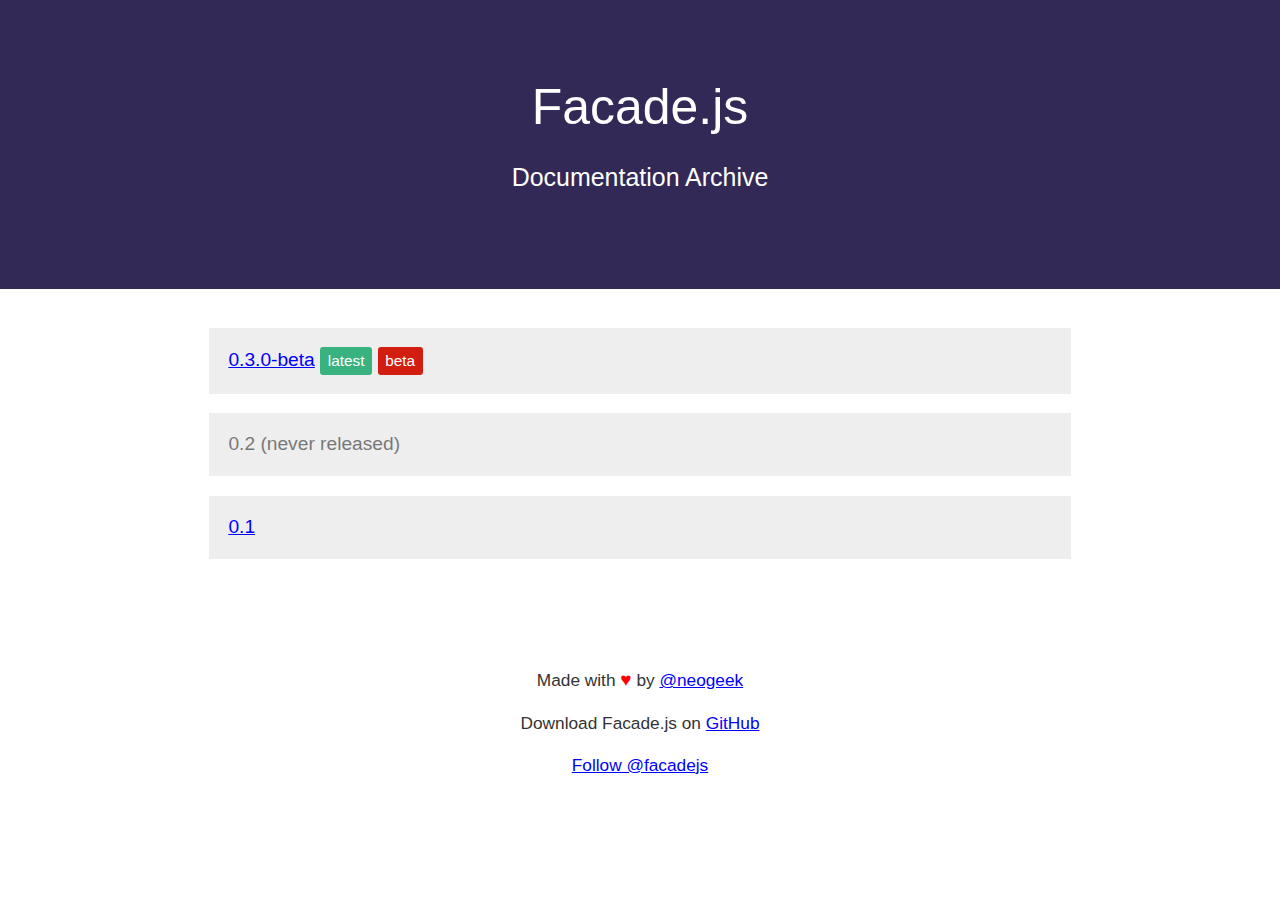
<file: list/index.html>
<!DOCTYPE html>
<html>
<head>
<meta charset="utf-8">
<meta name="viewport" content="initial-scale=1">
<title>Facade.js &mdash; Documentation Archive</title>
<link rel="stylesheet" type="text/css" href="/css/base.css">
<link rel="stylesheet" type="text/css" href="/css/styles.css">
</head>

<body>

<header>

<div class="wrapper">

    <h1><a href="http://facadejs.com/" class="logo">Facade.js</a></h1>

    <p class="subheader">Documentation Archive</p>

</div>

</header>

<section class="content">

<div class="wrapper">

<ul class="documentation">
<li><p><a href="/0.3.0-beta/">0.3.0-beta</a> <span class="info latest">latest</span> <span class="info beta">beta</span></p></li>
<li><p><span class="dim">0.2 (never released)</span></p>
<li><p><a href="/0.1/">0.1</a></p></li>
</ul>

</div>

</section>

<footer>

<div class="wrapper">

    <p>Made with <span class="heart">♥</span> by <a href="http://github.com/neogeek">@neogeek</a></p>
    <p>Download Facade.js on <a href="http://github.com/facadejs/Facade.js">GitHub</a></p>

    <a href="https://twitter.com/facadejs" class="twitter-follow-button" data-show-count="false">Follow @facadejs</a>
    <script>!function(d,s,id){var js,fjs=d.getElementsByTagName(s)[0],p=/^http:/.test(d.location)?'http':'https';if(!d.getElementById(id)){js=d.createElement(s);js.id=id;js.src=p+'://platform.twitter.com/widgets.js';fjs.parentNode.insertBefore(js,fjs);}}(document, 'script', 'twitter-wjs');</script>

</div>

</footer>

</body>
</html>
</file>
<file: css/base.css>
* {
    margin: 0; padding: 0;
    -webkit-box-sizing: border-box;
    -moz-box-sizing: border-box;
    box-sizing: border-box;
}

body {
    font-family: 'Helvetica', 'Arial', sans-serif;
    font-size: 1em;
    line-height: 1.3em;
}

h1, h2, h3 {
    font-weight: normal;
    line-height: 1.3em;
}

a {
    color: #00f;
}

p {
    margin: 1em 0;
}

header {
    padding: 1em 0;
    color: #fff;
    text-align: center;
    background-color: #322957;
    -webkit-font-smoothing: antialiased;
}

header a {
    color: inherit;

}

section a {
    -webkit-hyphens: auto;
    -moz-hyphens: auto;
    hyphens: auto;
}

footer {
    font-size: .9em;
    color: #333;
    text-align: center;
}

.logo {
    text-decoration: none;
}

.wrapper {
    margin: 0 auto;
    padding: 2em 1em;
    max-width: 900px;
}

.heart {
    display: inline-block;
    font-size: 1.1em;
    color: #f00;
    -webkit-animation: pulse 1s infinite;
    animation: pulse 1s infinite;
}

@-webkit-keyframes pulse {
    0% {
        -webkit-transform: scale(1);
    }
    20% {
        -webkit-transform: scale(1.05);
    }
    100% {
        -webkit-transform: scale(1);
    }
}

@keyframes pulse {
    0% {
        transform: scale(1);
    }
    20% {
        transform: scale(1.05);
    }
    100% {
        transform: scale(1);
    }
}

@media screen and (min-width: 600px) {

    body {
        font-size: 1.2em;
    }

    header {
        font-size: 1.3em;
    }

}
</file>
<file: css/styles.css>
.content li {
    margin: 0 0 1em 0;
    padding: 0 1em;
    list-style: none;
    background-color: #eee;
    overflow: auto;
}

.info {
    display: inline-block;
    padding: .4em .5em;
    font-size: .8em;
    line-height: 1em;
    color: #fff;
    border-radius: 3px;
    -webkit-font-smoothing: antialiased;
}

.latest {
    background-color: #38B27F;
}

.beta {
    background-color: #D11E10;
}

.dim {
    opacity: 0.5;
}
</file>
